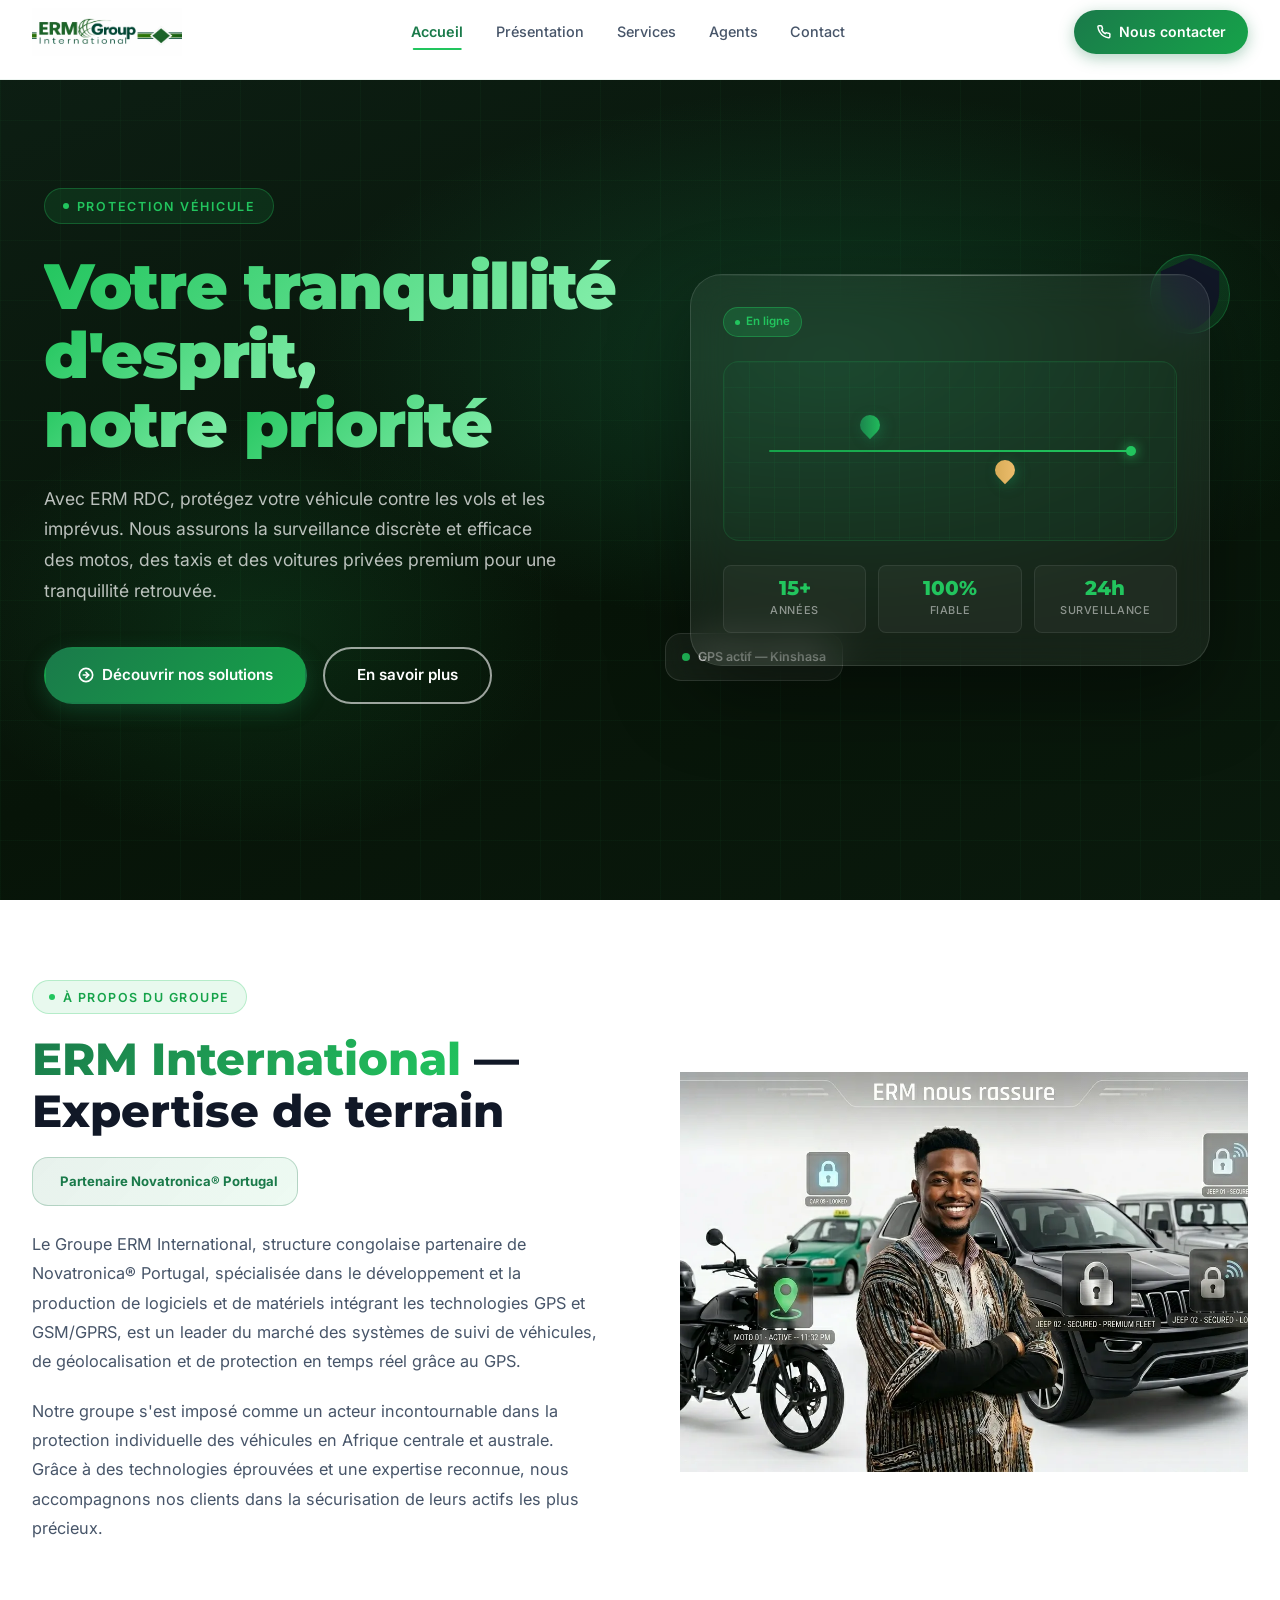
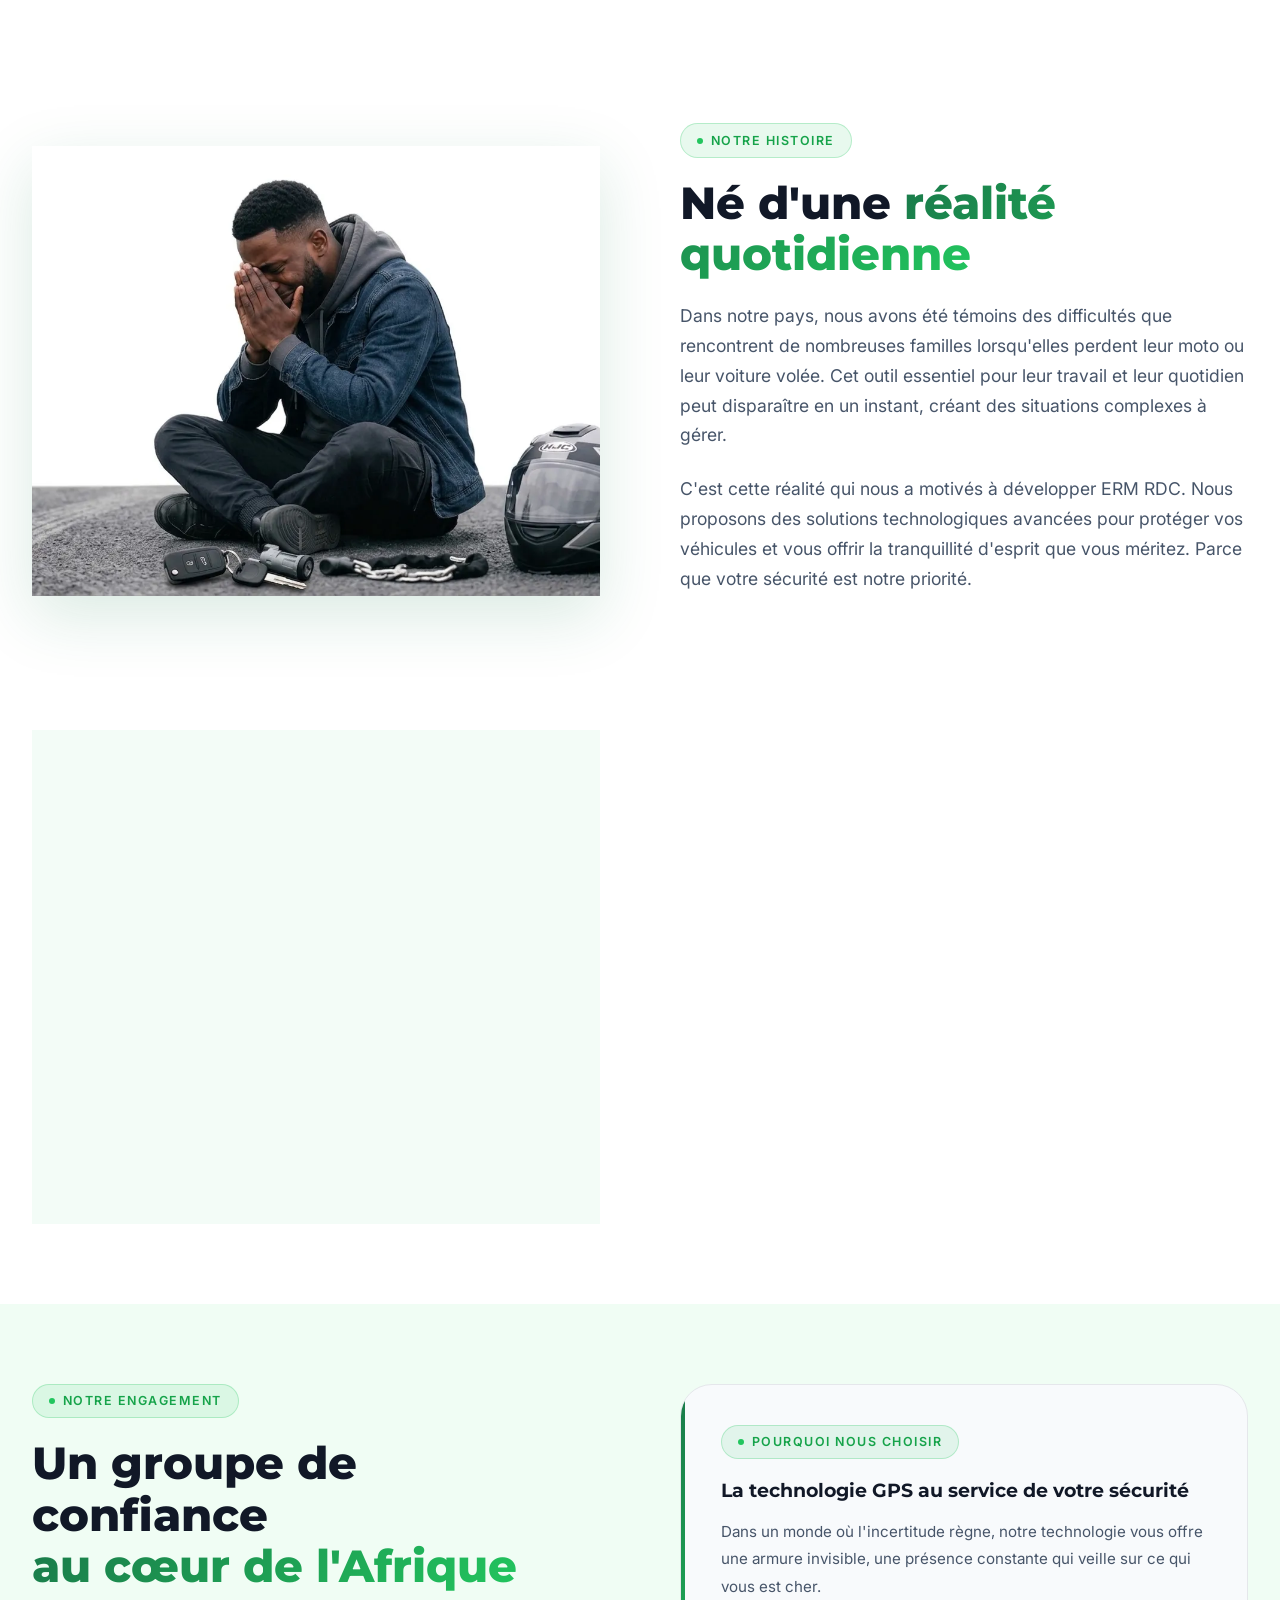
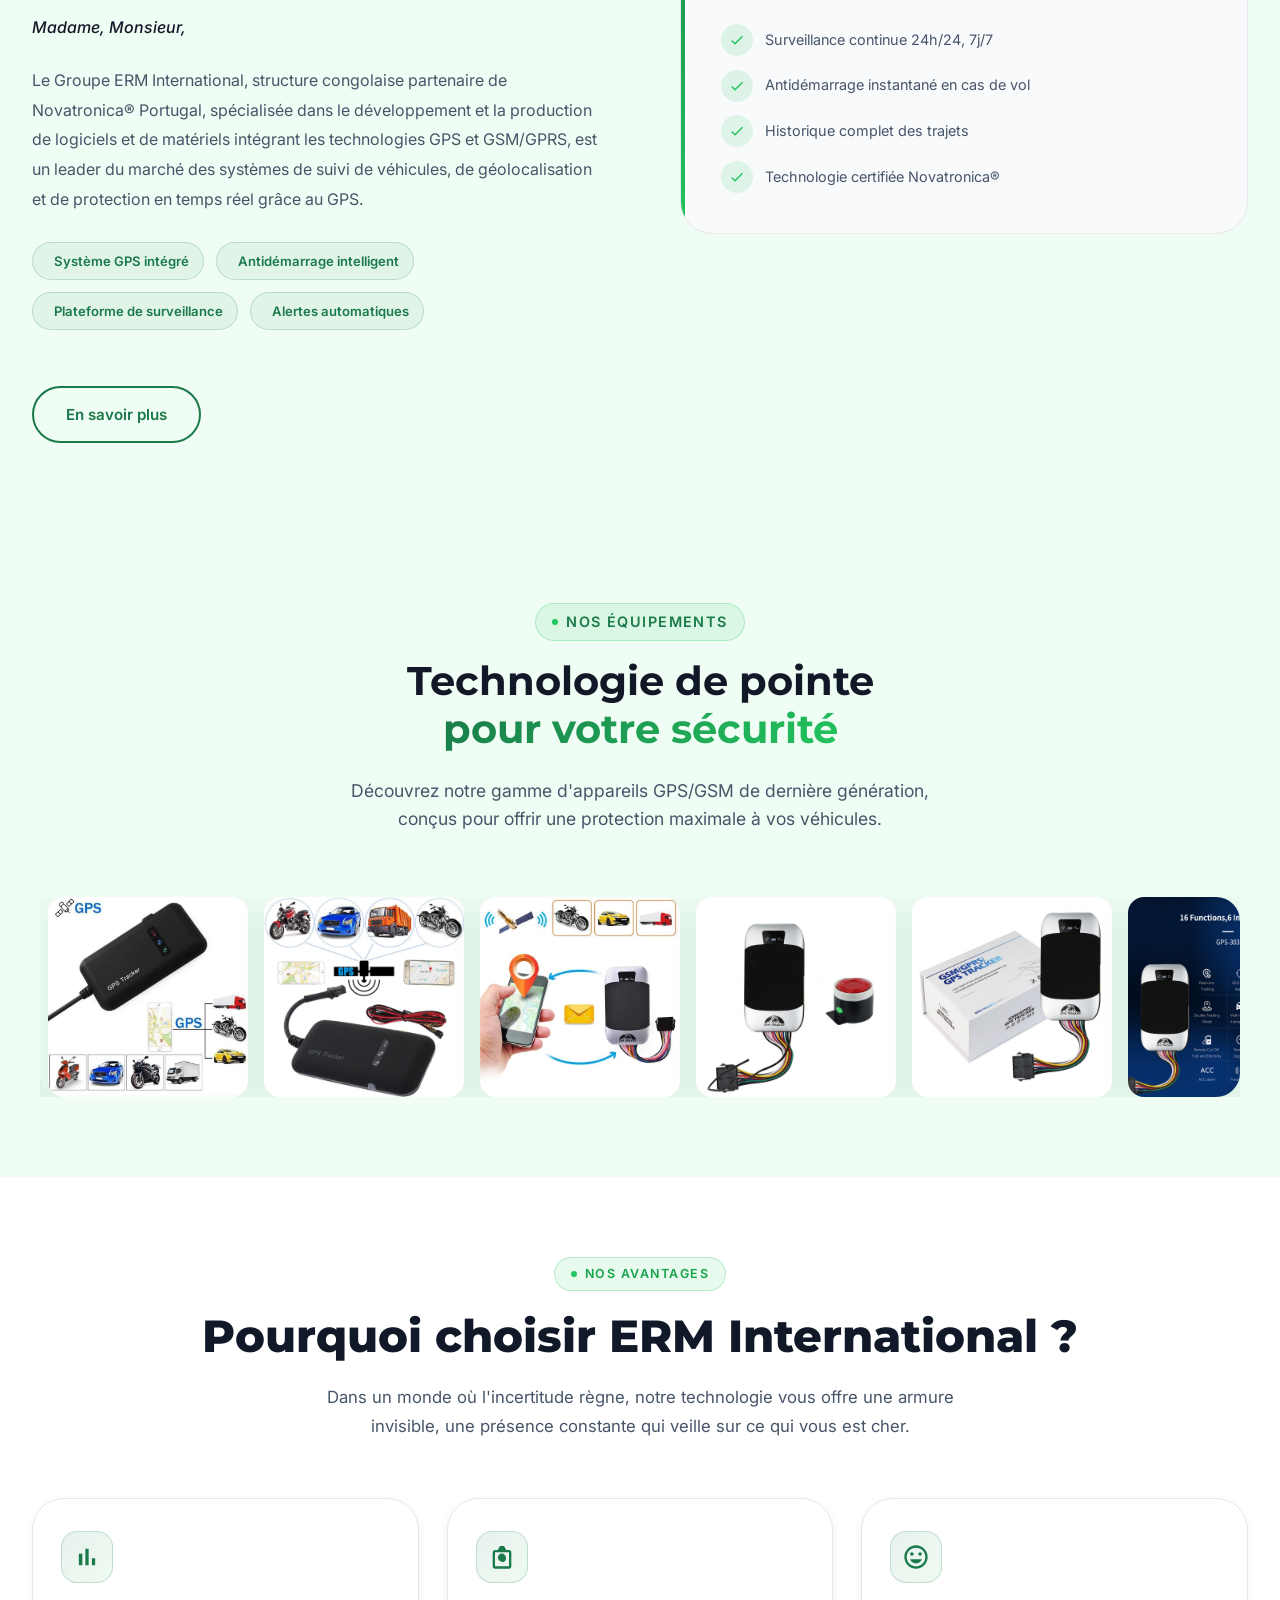
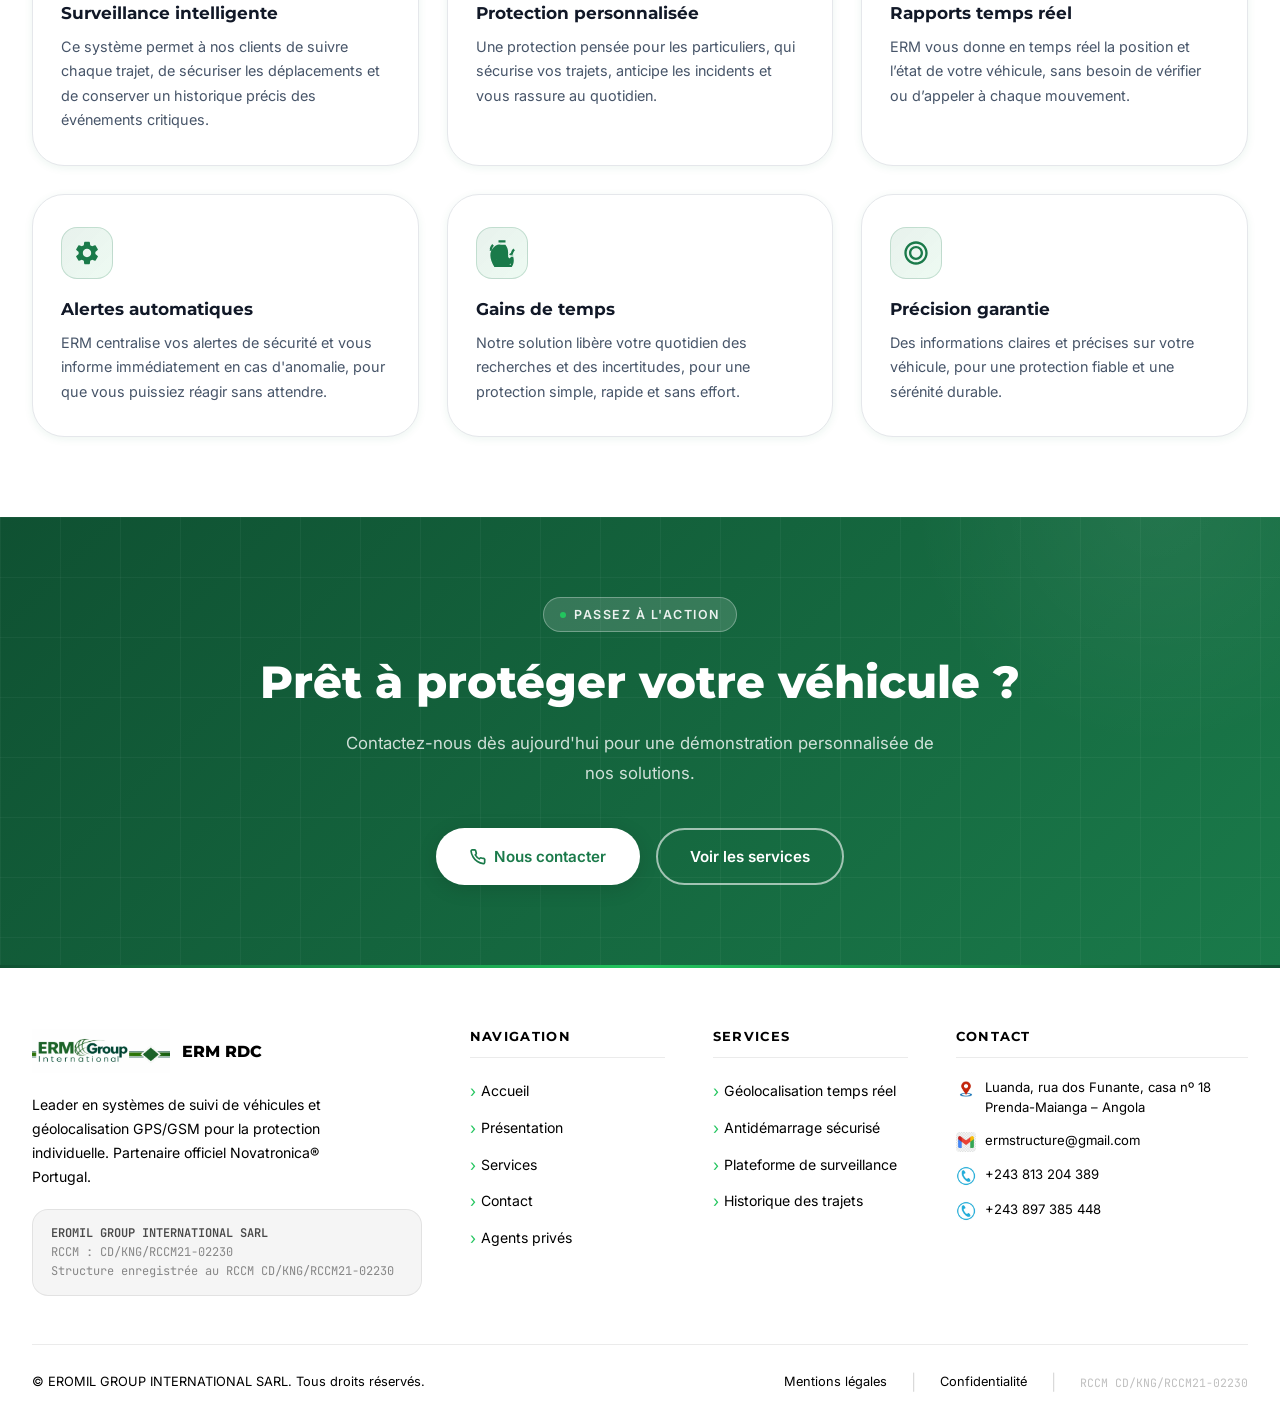
<file: index.html>
<!DOCTYPE html>
<html lang="fr">
<head>
  <meta charset="UTF-8" />
  <meta name="viewport" content="width=device-width, initial-scale=1.0" />
  <meta name="robots" content="index, follow, max-snippet:-1, max-image-preview:large, max-video-preview:-1" />
  <meta name="description" content="ERM RDC – Protection individuelle des véhicules (voitures et motos) en Afrique centrale. Géolocalisation GPS temps réel, antidémarrage, surveillance 24h/24. Solutions Ero, Eromil, ERM Moto, ERM Taxi, ERM Véhicule." />
  <meta name="keywords" content="ERM RDC, ERM Congo, EROMIL, Ero, ERM Moto, ERM Taxi, ERM Véhicule, protection véhicule, sécurité voiture, surveillance moto, GPS Congo, antidémarrage, géolocalisation Kinshasa, Novatronica, protection moto, sécurité taxi, surveillance flotte" />
  <meta name="author" content="ERM International Group" />
  <meta name="geo.region" content="CD" />
  <meta name="geo.placename" content="Kinshasa" />
  <meta name="geo.position" content="-4.4419;15.2663" />
  <meta name="ICBM" content="-4.4419, 15.2663" />
  <link rel="canonical" href="https://ermrdc.com/" />

  <!-- Open Graph / Facebook -->
  <meta property="og:type" content="website" />
  <meta property="og:url" content="https://ermrdc.com/" />
  <meta property="og:title" content="ERM RDC – Protection Individuelle des Véhicules | Ero Eromil ERM Moto Taxi" />
  <meta property="og:description" content="Protégez votre voiture ou moto avec notre système GPS/GSM de surveillance temps réel. Solutions complètes pour Ero, Eromil, ERM Moto, ERM Taxi et ERM Véhicule." />
  <meta property="og:image" content="https://ermrdc.com/images/logo.webp" />
  <meta property="og:image:width" content="1200" />
  <meta property="og:image:height" content="630" />
  <meta property="og:locale" content="fr_CD" />
  <meta property="og:site_name" content="ERM RDC" />

  <!-- Twitter -->
  <meta name="twitter:card" content="summary_large_image" />
  <meta name="twitter:title" content="ERM RDC – Protection Individuelle des Véhicules" />
  <meta name="twitter:description" content="Protégez votre voiture ou moto avec notre système GPS/GSM de surveillance temps réel." />
  <meta name="twitter:image" content="https://ermrdc.com/images/logo.webp" />

  <!-- Structured Data -->
  <script type="application/ld+json">
  {
    "@context": "https://schema.org",
    "@type": "Organization",
    "name": "ERM International Group",
    "alternateName": ["ERM RDC", "Ero", "Eromil", "ERM Moto", "ERM Taxi", "ERM Véhicule"],
    "url": "https://ermrdc.com",
    "logo": "https://ermrdc.com/images/logo.webp",
    "description": "Protection individuelle des véhicules avec géolocalisation GPS temps réel, antidémarrage et surveillance 24h/24",
    "address": {
      "@type": "PostalAddress",
      "streetAddress": "rua dos Funante, casa nº 18",
      "addressLocality": "Luanda",
      "addressRegion": "Prenda-Maianga",
      "addressCountry": "AO"
    },
    "contactPoint": {
      "@type": "ContactPoint",
      "telephone": "+243-813-204-389",
      "contactType": "customer service",
      "availableLanguage": "French"
    },
    "sameAs": [
      "https://www.facebook.com/ermrdc",
      "https://www.instagram.com/ermrdc"
    ],
    "serviceType": ["Protection véhicule", "Géolocalisation GPS", "Surveillance moto", "Sécurité taxi"],
    "areaServed": {
      "@type": "Country",
      "name": "Congo"
    }
  }
  </script>

  <title>ERM RDC – Protection Individuelle Véhicules | Ero Eromil ERM Moto Taxi Véhicule</title>
  <link rel="stylesheet" href="css/style.css" />
</head>
<body>

<!-- ======================================================
     HEADER
     ====================================================== -->
<header class="header" id="header">
  <div class="container">
    <div class="header-inner">
      <!-- Logo -->
      <a href="index.html" class="header-logo" aria-label="ERM RDC – Accueil">
        <img src="images/logo.webp" alt="Logo ERM RDC" width="48" height="48" />
      </a>

      <!-- Navigation principale -->
      <nav class="nav" aria-label="Navigation principale">
        <a href="index.html" class="nav-link">Accueil</a>
        <a href="about.html" class="nav-link">Présentation</a>
        <a href="services.html" class="nav-link">Services</a>
        <a href="agents.html" class="nav-link">Agents</a>
        <a href="contact.html" class="nav-link">Contact</a>
      </nav>

      <!-- CTA desktop -->
      <a href="contact.html" class="btn-header-cta">
        <svg width="14" height="14" viewBox="0 0 24 24" fill="none" stroke="currentColor" stroke-width="2.5" stroke-linecap="round" stroke-linejoin="round"><path d="M22 16.92v3a2 2 0 0 1-2.18 2 19.79 19.79 0 0 1-8.63-3.07A19.5 19.5 0 0 1 4.69 12 19.79 19.79 0 0 1 1.61 3.41 2 2 0 0 1 3.6 1.24h3a2 2 0 0 1 2 1.72c.127.96.361 1.903.7 2.81a2 2 0 0 1-.45 2.11L7.91 8.85a16 16 0 0 0 6 6l.94-.94a2 2 0 0 1 2.11-.45c.907.339 1.85.573 2.81.7A2 2 0 0 1 22 16.92z"/></svg>
        Nous contacter
      </a>

      <!-- Hamburger mobile -->
      <button class="hamburger" id="hamburger" aria-label="Menu" aria-expanded="false">
        <span class="hamburger-line"></span>
        <span class="hamburger-line"></span>
        <span class="hamburger-line"></span>
      </button>
    </div>
  </div>
</header>

<!-- Menu Mobile -->
<div class="mobile-menu" id="mobile-menu" role="navigation" aria-label="Menu mobile">
  <a href="index.html" class="mobile-nav-link"><svg class="mobile-nav-icon" viewBox="0 0 24 24" fill="currentColor"><path d="M10 20v-6h4v6h5v-8h3L12 3 2 12h3v8z"/></svg>Accueil</a>
  <a href="about.html" class="mobile-nav-link"><svg class="mobile-nav-icon" viewBox="0 0 24 24" fill="currentColor"><path d="M12 2C6.48 2 2 6.48 2 12v9h4v-2h12v2h4v-9c0-5.52-4.48-10-10-10zm0 18c-4.41 0-8-3.59-8-8s3.59-8 8-8 8 3.59 8 8-3.59 8-8 8z"/></svg>Présentation</a>
  <a href="services.html" class="mobile-nav-link"><svg class="mobile-nav-icon" viewBox="0 0 24 24" fill="currentColor"><path d="M12 1L3 5v6c0 5.55 3.84 10.74 9 12 5.16-1.26 9-6.45 9-12V5l-9-4z"/></svg>Services</a>
  <a href="agents.html" class="mobile-nav-link"><svg class="mobile-nav-icon" viewBox="0 0 24 24" fill="currentColor"><circle cx="12" cy="8" r="4"/><path d="M12 14c-6 0-8 3-8 3v6h16v-6s-2-3-8-3z"/></svg>Agents</a>
  <a href="contact.html" class="mobile-nav-link"><svg class="mobile-nav-icon" viewBox="0 0 24 24" fill="currentColor"><path d="M17 10.5V7c0-.55-.45-1-1-1H4c-.55 0-1 .45-1 1v10c0 .55.45 1 1 1h12c.55 0 1-.45 1-1v-3.5l4 4v-11l-4 4z"/></svg>Contact</a>
  <div class="mobile-menu-cta">
    <a href="contact.html" class="btn btn-primary" style="width:100%;justify-content:center;">Nous contacter</a>
  </div>
</div>

<!-- ======================================================
     HERO PRINCIPAL
     ====================================================== -->
<section class="hero" id="home" aria-label="Accueil hero">
  <div class="container">
    <div class="hero-content">

      <!-- Gauche : texte -->
      <div class="hero-left reveal">
        <div class="hero-label">
          <span class="hero-label-dot"></span>
          Protection véhicule
        </div>
        <h1 class="hero-title">
          <span class="hero-text-line">Votre tranquillité</span><br />
          <span class="hero-text-line">d'esprit,</span><br />
          <span class="hero-text-line hero-text-drop">notre</span>
          <span class="hero-text-line hero-text-drop hero-text-priority">priorité</span>
        </h1>
        <p class="hero-text">
          Avec ERM RDC, protégez votre véhicule contre les vols et les imprévus.
          Nous assurons la surveillance discrète et efficace des motos, des taxis
          et des voitures privées premium pour une tranquillité retrouvée.
        </p>
        <div class="hero-actions">
          <a href="services.html" class="btn btn-primary">
            <svg width="16" height="16" viewBox="0 0 24 24" fill="none" stroke="currentColor" stroke-width="2.5" stroke-linecap="round" stroke-linejoin="round"><circle cx="12" cy="12" r="10"/><polyline points="12,8 16,12 12,16"/><line x1="8" y1="12" x2="16" y2="12"/></svg>
            Découvrir nos solutions
          </a>
          <a href="about.html" class="btn btn-outline-white">En savoir plus</a>
        </div>
      </div>

      <!-- Droite : Dashboard GPS visuel -->
      <div class="hero-right reveal reveal-delay-2">
        <div class="hero-visual">
          <!-- Éléments flottants -->
          <div class="hero-floating hero-float-shield"><svg viewBox="0 0 24 24" fill="currentColor"><path d="M12 1L3 5v6c0 5.55 3.84 10.74 9 12 5.16-1.26 9-6.45 9-12V5l-9-4z"/></svg></div>
          <div class="hero-floating hero-float-gps">
            <span class="hero-float-gps-dot"></span>
            GPS actif — Kinshasa
          </div>

          <!-- Carte principale -->
          <div class="hero-card-main">
            <div class="hero-card-header">
              <span class="hero-card-badge">En ligne</span>
            </div>

            <!-- Carte GPS simulée -->
            <div class="hero-map">
              <div class="hero-map-bg"></div>
              <div class="hero-map-route"></div>
              <div class="hero-map-pin"></div>
              <div class="hero-map-pin hero-map-pin-2"></div>
            </div>

            <!-- Stats -->
            <div class="hero-stats">
              <div class="hero-stat">
                <div class="hero-stat-num" data-counter="15" data-suffix="+" data-duration="1200">15+</div>
                <div class="hero-stat-label">Années</div>
              </div>
              <div class="hero-stat">
                <div class="hero-stat-num" data-counter="100" data-suffix="%" data-duration="1400">100%</div>
                <div class="hero-stat-label">Fiable</div>
              </div>
              <div class="hero-stat">
                <div class="hero-stat-num" data-counter="24" data-suffix="h" data-duration="1000">24h</div>
                <div class="hero-stat-label">Surveillance</div>
              </div>
            </div>
          </div>
        </div>
      </div>
    </div>
  </div>
</section>

<!-- ======================================================
     SECTION INTRODUCTION GROUPE
     ====================================================== -->
<section id="intro-groupe">
  <div class="container">
    <div class="intro-grid">
      <div class="intro-left reveal">
        <div class="section-label">À propos du groupe</div>
        <h2 class="section-title">
          <span>ERM International</span> —<br />
          Expertise de terrain
        </h2>

        <div class="intro-badge">
          <span class="intro-badge-icon"><svg viewBox="0 0 24 24" fill="currentColor"><path d="M12 2c1.1 0 2 .9 2 2 0 .74-.4 1.38-1 1.72v2.56c.63 0 1.2.2 1.71.55.66.47 1.29 1.16 1.29 2.17 0 1.1.7 2.11 1.8 2.56-1.1.45-1.8 1.46-1.8 2.56 0 1.01.63 1.7 1.29 2.17.51.35 1.08.55 1.71.55v2.56c-.6.34-1 .98-1 1.72 0 1.1-.9 2-2 2s-2-.9-2-2c0-.74.4-1.38 1-1.72v-2.56c-.63 0-1.2-.2-1.71-.55-.66-.47-1.29-1.16-1.29-2.17 0-1.1-.7-2.11-1.8-2.56 1.1-.45 1.8-1.46 1.8-2.56 0-1.01-.63-1.7-1.29-2.17-.51-.35-1.08-.55-1.71-.55V6.28C11.6 5.94 12 5.3 12 4.56c0-1.1.9-2 2-2m0-2C10.9 0 10 .9 10 2 10 2.74 10.4 3.38 11 3.72V6c-.63 0-1.2.2-1.71.55-.66.47-1.29 1.16-1.29 2.17 0 1.1-.7 2.11-1.8 2.56 1.1.45 1.8 1.46 1.8 2.56 0 1.01.63 1.7 1.29 2.17.51.35 1.08.55 1.71.55v2.56c-.6.34-1 .98-1 1.72 0 1.1.9 2 2 2s2-.9 2-2c0-.74-.4-1.38-1-1.72v-2.56c.63 0 1.2-.2 1.71-.55.66-.47 1.29-1.16 1.29-2.17 0-1.1.7-2.11 1.8-2.56-1.1-.45-1.8-1.46-1.8-2.56 0-1.01-.63-1.7-1.29-2.17-.51-.35-1.08-.55-1.71-.55V3.72c.6-.34 1-.98 1-1.72 0-1.1-.9-2-2-2z"/></svg></span>
          Partenaire Novatronica® Portugal
        </div>

        <p class="intro-text">
          Le Groupe ERM International, structure congolaise partenaire de Novatronica® Portugal,
          spécialisée dans le développement et la production de logiciels et de matériels intégrant
          les technologies GPS et GSM/GPRS, est un leader du marché des systèmes de suivi de véhicules,
          de géolocalisation et de protection en temps réel grâce au GPS.
        </p>
        <p class="intro-text">
          Notre groupe s'est imposé comme un acteur incontournable dans la protection individuelle
          des véhicules en Afrique centrale et australe. Grâce à des technologies éprouvées et une
          expertise reconnue, nous accompagnons nos clients dans la sécurisation de leurs actifs les plus précieux.
        </p>
      </div>

      <div class="intro-right reveal reveal-delay-2">
        <div class="intro-visual-card">
          <img
            src="images/calme.webp"
            alt="Système GPS ERM RDC"
            class="intro-visual-img"
            width="500"
            height="260"
          />
        </div>
      </div>
    </div>
  </div>
</section>

<!-- ======================================================
     SECTION NOTRE HISTOIRE
     ====================================================== -->
<section class="story-section">
  <div class="container">
    <div class="story-grid">
      <div class="story-left reveal">
        <img
          src="images/vol.webp"
          alt="Homme victime de vol de véhicule"
          class="story-img"
        />
      </div>
      <div class="story-right reveal reveal-delay-1">
        <div class="section-label">Notre histoire</div>
        <h2 class="section-title">
          Né d'une <span>réalité quotidienne</span>
        </h2>
        <p class="story-text">
          Dans notre pays, nous avons été témoins des difficultés que rencontrent de nombreuses familles lorsqu'elles perdent leur moto ou leur voiture volée. Cet outil essentiel pour leur travail et leur quotidien peut disparaître en un instant, créant des situations complexes à gérer.
        </p>
        <p class="story-text">
          C'est cette réalité qui nous a motivés à développer ERM RDC. Nous proposons des solutions technologiques avancées pour protéger vos véhicules et vous offrir la tranquillité d'esprit que vous méritez. Parce que votre sécurité est notre priorité.
        </p>
      </div>

      <div class="story-services-container">
        <div class="story-services">
          <h3 class="story-services-title">Nos solutions pour votre tranquillité :</h3>
          <ul class="story-services-list">
            <li>
              <strong>Géolocalisation temps réel</strong>
              <p>Suivez votre véhicule où qu'il soit, 24h/24</p>
            </li>
            <li>
              <strong>Antidémarrage sécurisé</strong>
              <p>Bloquez instantanément le moteur en cas de vol</p>
            </li>
            <li>
              <strong>Plateforme de surveillance</strong>
              <p>Interface intuitive pour contrôler vos actifs</p>
            </li>
            <li>
              <strong>Historique des trajets</strong>
              <p>Analysez les déplacements pour optimiser votre activité</p>
            </li>
          </ul>
        </div>
      </div>
    </div>
    </div>
  </div>
</section>

<!-- ======================================================
     SECTION "UN GROUPE DE CONFIANCE AU CŒUR DE L'AFRIQUE"
     ====================================================== -->
<section class="section-alt" id="trust">
  <div class="container">
    <div class="trust-grid">
      <div class="reveal">
        <div class="section-label">Notre engagement</div>
        <h2 class="section-title">
          Un groupe de confiance<br />
          <span>au cœur de l'Afrique</span>
        </h2>
        <p class="trust-text">
          <em class="trust-salutation">Madame, Monsieur,</em>
        </p>
        <p class="trust-text">
          Le Groupe ERM International, structure congolaise partenaire de Novatronica® Portugal,
          spécialisée dans le développement et la production de logiciels et de matériels intégrant
          les technologies GPS et GSM/GPRS, est un leader du marché des
          systèmes de suivi de véhicules, de géolocalisation et de protection en temps réel grâce au GPS.
        </p>
        <div class="intro-chips" style="margin-top:1.75rem;">
          <span class="chip"><span class="chip-icon"><svg viewBox="0 0 24 24" fill="currentColor"><path d="M12 8c-2.21 0-4 1.79-4 4s1.79 4 4 4 4-1.79 4-4-1.79-4-4-4zm8.94-2c-.46-1.39-1.68-2.46-3.12-2.56-1.44-.1-2.81.54-3.65 1.73-.19.28-.43.54-.7.75-.27-.21-.51-.47-.7-.75-.84-1.19-2.21-1.83-3.65-1.73-1.44.1-2.66 1.17-3.12 2.56C2.04 7 2 8.5 2 11c0 5.25 10 13 10 13s10-7.75 10-13c0-2.5-.04-4-1.06-5z"/></svg></span> Système GPS intégré</span>
          <span class="chip"><span class="chip-icon"><svg viewBox="0 0 24 24" fill="currentColor"><path d="M19.35 10.04C18.67 6.59 15.64 4 12 4c-1.48 0-2.85.43-4.01 1.17l1.46 1.46C10.21 5.23 11.08 5 12 5c3.04 0 5.5 2.46 5.5 5.5v.5H19c1.66 0 3 1.34 3 3 0 1.13-.64 2.11-1.56 2.62l1.45 1.45c.9-.86 1.48-2.04 1.48-3.36 0-.5-.08-1.02-.22-1.51 1.16-1.19 1.88-2.86 1.88-4.69z"/></svg></span> Antidémarrage intelligent</span>
          <span class="chip"><span class="chip-icon"><svg viewBox="0 0 24 24" fill="currentColor"><path d="M7 18c-1.1 0-1.99.9-1.99 2S5.9 22 7 22s2-.9 2-2-1-2-1-2zM1 2v2h2l3.6 7.59-1.35 2.45c-.16.28-.25.61-.25.96 0 1.1.9 2 2 2h12v-2H7.42c-.14 0-.25-.11-.25-.25l.03-.12.9-1.63h7.45c.75 0 1.41-.41 1.75-1.03l3.58-6.49c.08-.14.12-.31.12-.48 0-.55-.45-1-1-1H5.21l-.94-2H1zm16 16c-1.1 0-1.99.9-1.99 2s.89 2 1.99 2 2-.9 2-2-.9-2-2-2z"/></svg></span> Plateforme de surveillance</span>
          <span class="chip"><span class="chip-icon"><svg viewBox="0 0 24 24" fill="currentColor"><path d="M12 22c1.1 0 2-.9 2-2h-4c0 1.1.9 2 2 2zm6-6v-5c0-3.07-1.64-5.64-4.5-6.32V4c0-.83-.67-1.5-1.5-1.5s-1.5.67-1.5 1.5v.68C7.64 5.36 6 7.92 6 11v5l-2 2v1h16v-1l-2-2z"/></svg></span> Alertes automatiques</span>
        </div>
        <a href="about.html" class="btn btn-outline" style="margin-top:2rem;">En savoir plus</a>
      </div>

      <div class="trust-aside reveal reveal-delay-2">
        <div class="section-label">Pourquoi nous choisir</div>
        <h3 style="font-family:'Montserrat',sans-serif;font-weight:700;font-size:1.2rem;color:var(--text-primary);margin-bottom:1rem;">
          La technologie GPS au service de votre sécurité
        </h3>
        <p style="font-size:0.95rem;color:var(--text-secondary);line-height:1.8;margin-bottom:1.25rem;">
          Dans un monde où l'incertitude règne, notre technologie vous offre une armure invisible,
          une présence constante qui veille sur ce qui vous est cher.
        </p>
        <div style="display:flex;flex-direction:column;gap:0.85rem;margin-top:1.5rem;">
          <div style="display:flex;align-items:center;gap:0.75rem;">
            <span style="width:32px;height:32px;background:rgba(34,197,94,0.12);border-radius:50%;display:flex;align-items:center;justify-content:center;font-size:0.9rem;flex-shrink:0;"><svg viewBox="0 0 24 24" fill="#22c55e" style="width:16px;height:16px;"><path d="M9 16.17L4.83 12l-1.42 1.41L9 19 21 7l-1.41-1.41z"/></svg></span>
            <span style="font-size:0.9rem;color:var(--text-secondary);">Surveillance continue 24h/24, 7j/7</span>
          </div>
          <div style="display:flex;align-items:center;gap:0.75rem;">
            <span style="width:32px;height:32px;background:rgba(34,197,94,0.12);border-radius:50%;display:flex;align-items:center;justify-content:center;font-size:0.9rem;flex-shrink:0;"><svg viewBox="0 0 24 24" fill="#22c55e" style="width:16px;height:16px;"><path d="M9 16.17L4.83 12l-1.42 1.41L9 19 21 7l-1.41-1.41z"/></svg></span>
            <span style="font-size:0.9rem;color:var(--text-secondary);">Antidémarrage instantané en cas de vol</span>
          </div>
          <div style="display:flex;align-items:center;gap:0.75rem;">
            <span style="width:32px;height:32px;background:rgba(34,197,94,0.12);border-radius:50%;display:flex;align-items:center;justify-content:center;font-size:0.9rem;flex-shrink:0;"><svg viewBox="0 0 24 24" fill="#22c55e" style="width:16px;height:16px;"><path d="M9 16.17L4.83 12l-1.42 1.41L9 19 21 7l-1.41-1.41z"/></svg></span>
            <span style="font-size:0.9rem;color:var(--text-secondary);">Historique complet des trajets</span>
          </div>
          <div style="display:flex;align-items:center;gap:0.75rem;">
            <span style="width:32px;height:32px;background:rgba(34,197,94,0.12);border-radius:50%;display:flex;align-items:center;justify-content:center;font-size:0.9rem;flex-shrink:0;"><svg viewBox="0 0 24 24" fill="#22c55e" style="width:16px;height:16px;"><path d="M9 16.17L4.83 12l-1.42 1.41L9 19 21 7l-1.41-1.41z"/></svg></span>
            <span style="font-size:0.9rem;color:var(--text-secondary);">Technologie certifiée Novatronica®</span>
          </div>
        </div>
      </div>
    </div>
  </div>
</section>

<!-- ======================================================
     SECTION "NOS APPAREILS"
     ====================================================== -->
<section class="section-alt appareils-section" id="appareils">
  <div class="container">
    <div class="appareils-content">
      <div class="appareils-header reveal">
        <div class="section-label">Nos équipements</div>
        <h2 class="section-title">
          Technologie de pointe<br />
          <span>pour votre sécurité</span>
        </h2>
        <p class="appareils-description">
          Découvrez notre gamme d'appareils GPS/GSM de dernière génération,
          conçus pour offrir une protection maximale à vos véhicules.
        </p>
      </div>

      <div class="appareils-carousel reveal reveal-delay-1">
        <div class="carousel-container">
          <div class="carousel-track">
            <!-- Première série d'images -->
            <div class="carousel-slide">
              <img src="images/appareils/1.jpg" alt="Appareil GPS ERM RDC 1" loading="lazy">
            </div>
            <div class="carousel-slide">
              <img src="images/appareils/2.jpg" alt="Appareil GPS ERM RDC 2" loading="lazy">
            </div>
            <div class="carousel-slide">
              <img src="images/appareils/3.jpg" alt="Appareil GPS ERM RDC 3" loading="lazy">
            </div>
            <div class="carousel-slide">
              <img src="images/appareils/4.jpg" alt="Appareil GPS ERM RDC 4" loading="lazy">
            </div>
            <div class="carousel-slide">
              <img src="images/appareils/5.jpg" alt="Appareil GPS ERM RDC 5" loading="lazy">
            </div>
            <div class="carousel-slide">
              <img src="images/appareils/6.jpg" alt="Appareil GPS ERM RDC 6" loading="lazy">
            </div>
            <div class="carousel-slide">
              <img src="images/appareils/7.jpg" alt="Appareil GPS ERM RDC 7" loading="lazy">
            </div>
            <div class="carousel-slide">
              <img src="images/appareils/8.jpg" alt="Appareil GPS ERM RDC 8" loading="lazy">
            </div>
            <div class="carousel-slide">
              <img src="images/appareils/9.jpg" alt="Appareil GPS ERM RDC 9" loading="lazy">
            </div>
            <div class="carousel-slide">
              <img src="images/appareils/10.jpg" alt="Appareil GPS ERM RDC 10" loading="lazy">
            </div>
            <div class="carousel-slide">
              <img src="images/appareils/11.jpg" alt="Appareil GPS ERM RDC 11" loading="lazy">
            </div>
            <div class="carousel-slide">
              <img src="images/appareils/12.jpg" alt="Appareil GPS ERM RDC 12" loading="lazy">
            </div>
            <!-- Duplication pour l'effet infini -->
            <div class="carousel-slide">
              <img src="images/appareils/1.jpg" alt="Appareil GPS ERM RDC 1" loading="lazy">
            </div>
            <div class="carousel-slide">
              <img src="images/appareils/2.jpg" alt="Appareil GPS ERM RDC 2" loading="lazy">
            </div>
            <div class="carousel-slide">
              <img src="images/appareils/3.jpg" alt="Appareil GPS ERM RDC 3" loading="lazy">
            </div>
            <div class="carousel-slide">
              <img src="images/appareils/4.jpg" alt="Appareil GPS ERM RDC 4" loading="lazy">
            </div>
            <div class="carousel-slide">
              <img src="images/appareils/5.jpg" alt="Appareil GPS ERM RDC 5" loading="lazy">
            </div>
            <div class="carousel-slide">
              <img src="images/appareils/6.jpg" alt="Appareil GPS ERM RDC 6" loading="lazy">
            </div>
            <div class="carousel-slide">
              <img src="images/appareils/7.jpg" alt="Appareil GPS ERM RDC 7" loading="lazy">
            </div>
            <div class="carousel-slide">
              <img src="images/appareils/8.jpg" alt="Appareil GPS ERM RDC 8" loading="lazy">
            </div>
            <div class="carousel-slide">
              <img src="images/appareils/9.jpg" alt="Appareil GPS ERM RDC 9" loading="lazy">
            </div>
            <div class="carousel-slide">
              <img src="images/appareils/10.jpg" alt="Appareil GPS ERM RDC 10" loading="lazy">
            </div>
            <div class="carousel-slide">
              <img src="images/appareils/11.jpg" alt="Appareil GPS ERM RDC 11" loading="lazy">
            </div>
            <div class="carousel-slide">
              <img src="images/appareils/12.jpg" alt="Appareil GPS ERM RDC 12" loading="lazy">
            </div>
          </div>
        </div>
      </div>
    </div>
  </div>
</section>

<!-- ======================================================
     SECTION AVANTAGES — POURQUOI CHOISIR ERM
     ====================================================== -->
<section id="avantages">
  <div class="container">
    <div class="section-header">
      <div class="section-label">Nos avantages</div>
      <h2 class="section-title">Pourquoi choisir ERM International ?</h2>
      <p class="section-subtitle">
        Dans un monde où l'incertitude règne, notre technologie vous offre une armure invisible,
        une présence constante qui veille sur ce qui vous est cher.
      </p>
    </div>

    <div class="benefits-grid">
      <div class="benefit-card reveal">
        <div class="benefit-icon"><svg viewBox="0 0 24 24" fill="currentColor"><path d="M5 9.2h3V19H5zM10.6 5h2.8v14h-2.8zm5.6 8H19v6h-2.8z"/></svg></div>
        <h3 class="benefit-title">Surveillance intelligente</h3>
        <p class="benefit-text">
          Ce système permet à nos clients de suivre chaque trajet, de sécuriser les déplacements et
          de conserver un historique précis des événements critiques.
        </p>
      </div>
      <div class="benefit-card reveal reveal-delay-1">
        <div class="benefit-icon"><svg viewBox="0 0 24 24" fill="currentColor"><path d="M18 6h-2.5l-.71-1.71C14.3 3.05 13.7 2.5 13 2.5h-2c-.7 0-1.3.55-1.79 1.79L8.5 6H6c-1.1 0-2 .9-2 2v12c0 1.1.9 2 2 2h12c1.1 0 2-.9 2-2V8c0-1.1-.9-2-2-2zm0 14H6V8h12v12zm-6-3.5c1.93 0 3.5-1.57 3.5-3.5S13.93 9 12 9s-3.5 1.57-3.5 3.5 1.57 3.5 3.5 3.5z"/></svg></div>
        <h3 class="benefit-title">Protection personnalisée</h3>
        <p class="benefit-text">
          Une protection pensée pour les particuliers, qui sécurise vos trajets, anticipe les incidents
          et vous rassure au quotidien.
        </p>
      </div>
      <div class="benefit-card reveal reveal-delay-2">
        <div class="benefit-icon"><svg viewBox="0 0 24 24" fill="currentColor"><path d="M12 2C6.48 2 2 6.48 2 12s4.48 10 10 10 10-4.48 10-10S17.52 2 12 2zm0 18c-4.42 0-8-3.58-8-8s3.58-8 8-8 8 3.58 8 8-3.58 8-8 8zm3.5-9c.83 0 1.5-.67 1.5-1.5S16.33 8 15.5 8 14 8.67 14 9.5s.67 1.5 1.5 1.5zm-7 0c.83 0 1.5-.67 1.5-1.5S9.33 8 8.5 8 7 8.67 7 9.5 7.67 11 8.5 11zm3.5 6.5c2.33 0 4.31-1.46 5.11-3.5H6.89c.8 2.04 2.78 3.5 5.11 3.5z"/></svg></div>
        <h3 class="benefit-title">Rapports temps réel</h3>
        <p class="benefit-text">
          ERM vous donne en temps réel la position et l’état de votre véhicule, sans besoin de vérifier
          ou d’appeler à chaque mouvement.
        </p>
      </div>
      <div class="benefit-card reveal reveal-delay-1">
        <div class="benefit-icon"><svg viewBox="0 0 24 24" fill="currentColor"><path d="M19.14 12.94c.04-.3.06-.61.06-.94 0-.32-.02-.64-.07-.94l2.03-1.58c.18-.14.23-.41.12-.62l-1.92-3.32c-.12-.22-.37-.29-.59-.22l-2.39.96c-.5-.38-1.03-.7-1.62-.94l-.36-2.54c-.04-.24-.24-.41-.48-.41h-3.84c-.24 0-.43.17-.47.41l-.36 2.54c-.59.24-1.13.57-1.62.94l-2.39-.96c-.22-.08-.47 0-.59.22L2.74 8.87c-.12.21-.08.48.1.62l2.03 1.58c-.05.3-.07.62-.07.94s.02.64.07.94l-2.03 1.58c-.18.14-.23.41-.1.62l1.92 3.32c.12.22.37.29.59.22l2.39-.96c.5.38 1.03.7 1.62.94l.36 2.54c.05.24.24.41.48.41h3.84c.24 0 .44-.17.47-.41l.36-2.54c.59-.24 1.13-.56 1.62-.94l2.39.96c.22.08.47 0 .59-.22l1.92-3.32c.12-.22.07-.48-.12-.62l-2.01-1.58zM12 15.6c-1.98 0-3.6-1.62-3.6-3.6s1.62-3.6 3.6-3.6 3.6 1.62 3.6 3.6-1.62 3.6-3.6 3.6z"/></svg></div>
        <h3 class="benefit-title">Alertes automatiques</h3>
        <p class="benefit-text">
          ERM centralise vos alertes de sécurité et vous informe immédiatement en cas d'anomalie,
          pour que vous puissiez réagir sans attendre.
        </p>
      </div>
      <div class="benefit-card reveal reveal-delay-2">
        <div class="benefit-icon"><svg viewBox="0 0 24 24" fill="currentColor"><path d="M15 1H9v2h6V1zm4.03 12.98h2.05c.24-1.63.94-3.13 2.02-4.32l-1.45-1.45c-.95 1.04-1.7 2.32-2.07 3.72l-1.55 1.05zm2.45 4.5c-.92 1.66-2.22 3.12-3.88 4.15V22h2v-3.5a8.003 8.003 0 002.02-4.32h-2.05l1.91-1.33zM1 10.05h2.05c.24-1.63.94-3.13 2.02-4.32L3.62 4.28C2.67 5.32 1.92 6.6 1.55 8V8c0 .5.05 1 .15 1.5l-.42.55h-.28V10.05zm6.02 5.95c0 .54.05 1.08.13 1.6l-.35.49h2.17l.36-.49c.08-.52.13-1.06.13-1.6V18H7zm1-11h6.9c1.46 1.84 2.33 4.14 2.33 6.65 0 .56-.03 1.12-.09 1.67l.09.33v.33c0 .56.02 1.13.08 1.68l1.46 1.03c.3-.46.56-.95.78-1.46h2.05c.3 1.01.47 2.08.47 3.19 0 5.51-4.49 9.99-10 9.99S2 19.5 2 14s4.48-10 10-10z"/></svg></div>
        <h3 class="benefit-title">Gains de temps</h3>
        <p class="benefit-text">
          Notre solution libère votre quotidien des recherches et des incertitudes, pour une protection
          simple, rapide et sans effort.
        </p>
      </div>
      <div class="benefit-card reveal reveal-delay-3">
        <div class="benefit-icon"><svg viewBox="0 0 24 24" fill="currentColor"><path d="M12 2C6.48 2 2 6.48 2 12s4.48 10 10 10 10-4.48 10-10S17.52 2 12 2zm0 18c-4.42 0-8-3.58-8-8s3.58-8 8-8 8 3.58 8 8-3.58 8-8 8zm0-14c-3.31 0-6 2.69-6 6s2.69 6 6 6 6-2.69 6-6-2.69-6-6-6zm0 10c-2.21 0-4-1.79-4-4s1.79-4 4-4 4 1.79 4 4-1.79 4-4 4z"/></svg></div>
        <h3 class="benefit-title">Précision garantie</h3>
        <p class="benefit-text">
          Des informations claires et précises sur votre véhicule, pour une protection fiable
          et une sérénité durable.
        </p>
      </div>
    </div>
  </div>
</section>

<!-- ======================================================
     SECTION CTA FINALE
     ====================================================== -->
<section class="cta-section" id="cta">
  <div class="container">
    <div class="cta-content reveal">
      <div class="section-label" style="color:rgba(255,255,255,0.9);background:rgba(255,255,255,0.15);border-color:rgba(255,255,255,0.3);margin:0 auto 1.5rem;display:inline-flex;">
        Passez à l'action
      </div>
      <h2 class="cta-title">Prêt à protéger votre véhicule ?</h2>
      <p class="cta-text">
        Contactez-nous dès aujourd'hui pour une démonstration personnalisée de nos solutions.
      </p>
      <div class="cta-actions">
        <a href="contact.html" class="btn btn-white">
          <svg width="16" height="16" viewBox="0 0 24 24" fill="none" stroke="currentColor" stroke-width="2.5" stroke-linecap="round" stroke-linejoin="round"><path d="M22 16.92v3a2 2 0 0 1-2.18 2 19.79 19.79 0 0 1-8.63-3.07A19.5 19.5 0 0 1 4.69 12 19.79 19.79 0 0 1 1.61 3.41 2 2 0 0 1 3.6 1.24h3a2 2 0 0 1 2 1.72c.127.96.361 1.903.7 2.81a2 2 0 0 1-.45 2.11L7.91 8.85a16 16 0 0 0 6 6l.94-.94a2 2 0 0 1 2.11-.45c.907.339 1.85.573 2.81.7A2 2 0 0 1 22 16.92z"/></svg>
          Nous contacter
        </a>
        <a href="services.html" class="btn btn-outline-white">Voir les services</a>
      </div>
    </div>
  </div>
</section>

<!-- ======================================================
     FOOTER
     ====================================================== -->
<footer class="footer" id="footer">
  <div class="container">
    <div class="footer-top">
      <!-- Colonne Brand -->
      <div class="footer-brand">
        <a href="index.html" class="footer-logo">
          <img src="images/logo.webp" alt="ERM RDC Logo" width="44" height="44" />
          <span class="footer-logo-name">ERM RDC</span>
        </a>
        <p class="footer-tagline">
          Leader en systèmes de suivi de véhicules et géolocalisation GPS/GSM pour la protection
          individuelle.
          Partenaire officiel Novatronica® Portugal.
        </p>
        <div class="footer-legal-block">
          <strong>EROMIL GROUP INTERNATIONAL SARL</strong><br />
          RCCM : CD/KNG/RCCM21-02230<br />
          Structure enregistrée au RCCM CD/KNG/RCCM21-02230
        </div>
      </div>

      <!-- Colonne Navigation -->
      <div>
        <h4 class="footer-col-title">Navigation</h4>
        <ul class="footer-links">
          <li><a href="index.html" class="footer-link">Accueil</a></li>
          <li><a href="about.html" class="footer-link">Présentation</a></li>
          <li><a href="services.html" class="footer-link">Services</a></li>
          <li><a href="contact.html" class="footer-link">Contact</a></li>
          <li><a href="agents.html" class="footer-link">Agents privés</a></li>
        </ul>
      </div>

      <!-- Colonne Services -->
      <div>
        <h4 class="footer-col-title">Services</h4>
        <ul class="footer-links">
          <li><a href="services.html" class="footer-link">Géolocalisation temps réel</a></li>
          <li><a href="services.html" class="footer-link">Antidémarrage sécurisé</a></li>
          <li><a href="services.html" class="footer-link">Plateforme de surveillance</a></li>
          <li><a href="services.html" class="footer-link">Historique des trajets</a></li>
        </ul>
      </div>

      <!-- Colonne Contact -->
      <div>
        <h4 class="footer-col-title">Contact</h4>
        <div class="footer-contact-items">
          <div class="footer-contact-item">
            <span class="footer-contact-icon"><img src="images/local.webp" alt="Localisation" /></span>
            <span class="footer-contact-text">Luanda, rua dos Funante, casa nº 18<br />Prenda-Maianga – Angola</span>
          </div>
          <div class="footer-contact-item">
            <span class="footer-contact-icon"><img src="images/mail.webp" alt="Email" /></span>
            <a href="mailto:ermstructure@gmail.com" class="footer-contact-text">ermstructure@gmail.com</a>
          </div>
          <div class="footer-contact-item">
            <span class="footer-contact-icon"><img src="images/tel.webp" alt="Téléphone" /></span>
            <a href="tel:+243813204389" class="footer-contact-text">+243 813 204 389</a>
          </div>
          <div class="footer-contact-item">
            <span class="footer-contact-icon"><img src="images/tel.webp" alt="Téléphone" /></span>
            <a href="tel:+243897385448" class="footer-contact-text">+243 897 385 448</a>
          </div>
        </div>
      </div>
    </div>

    <!-- Footer bottom -->
    <div class="footer-bottom">
      <div class="footer-bottom-left">
        © EROMIL GROUP INTERNATIONAL SARL. Tous droits réservés.
      </div>
      <div class="footer-bottom-right">
        <a href="#" class="footer-bottom-link">Mentions légales</a>
        <span class="footer-bottom-sep">|</span>
        <a href="#" class="footer-bottom-link">Confidentialité</a>
        <span class="footer-bottom-sep">|</span>
        <span class="footer-rccm">RCCM CD/KNG/RCCM21-02230</span>
      </div>
    </div>
  </div>
</footer>

<!-- SEO texte caché -->
<div class="seo-hidden" aria-hidden="true">
  ERM RDC ERM Congo EROMIL GROUP INTERNATIONAL protection véhicule sécurité voiture surveillance moto
  agents privés géolocalisation GPS Kinshasa antidémarrage Novatronica système suivi sécurité
</div>

<script src="js/main.js"></script>
</body>
</html>
</file>
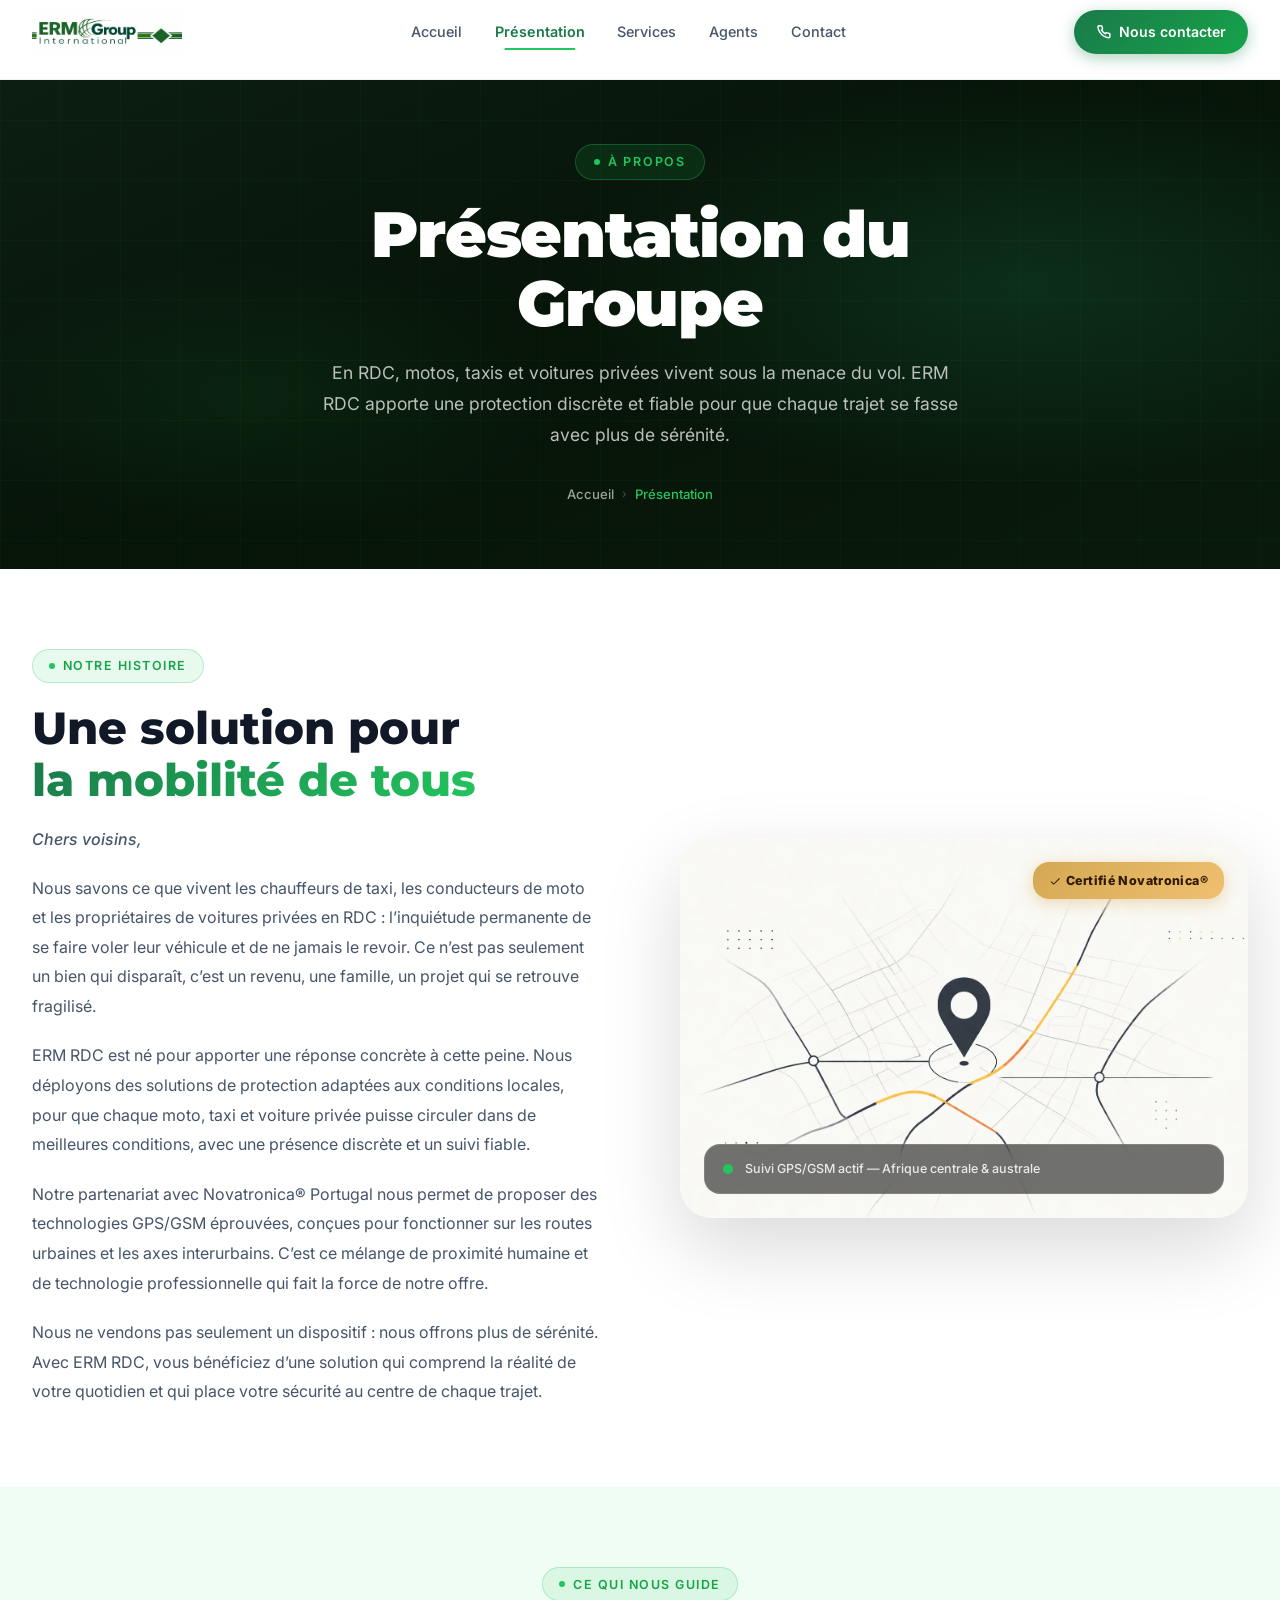
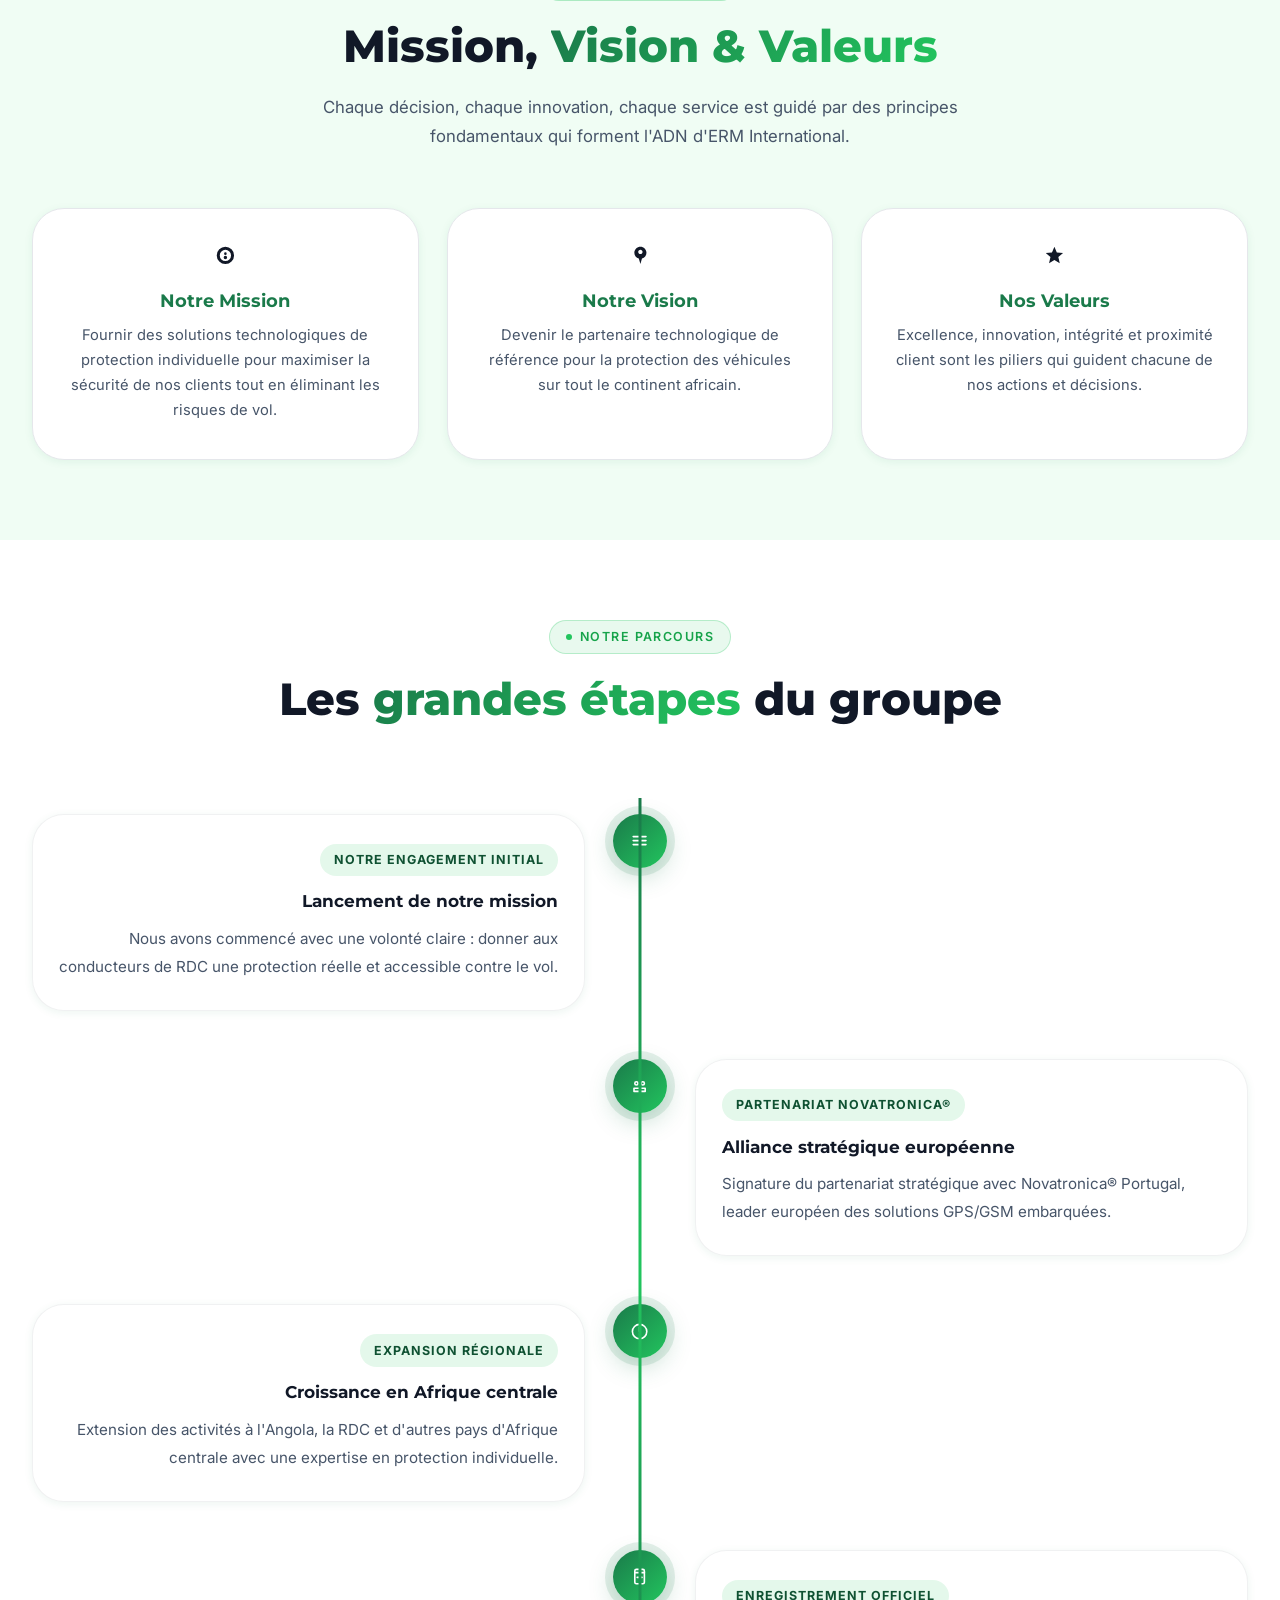
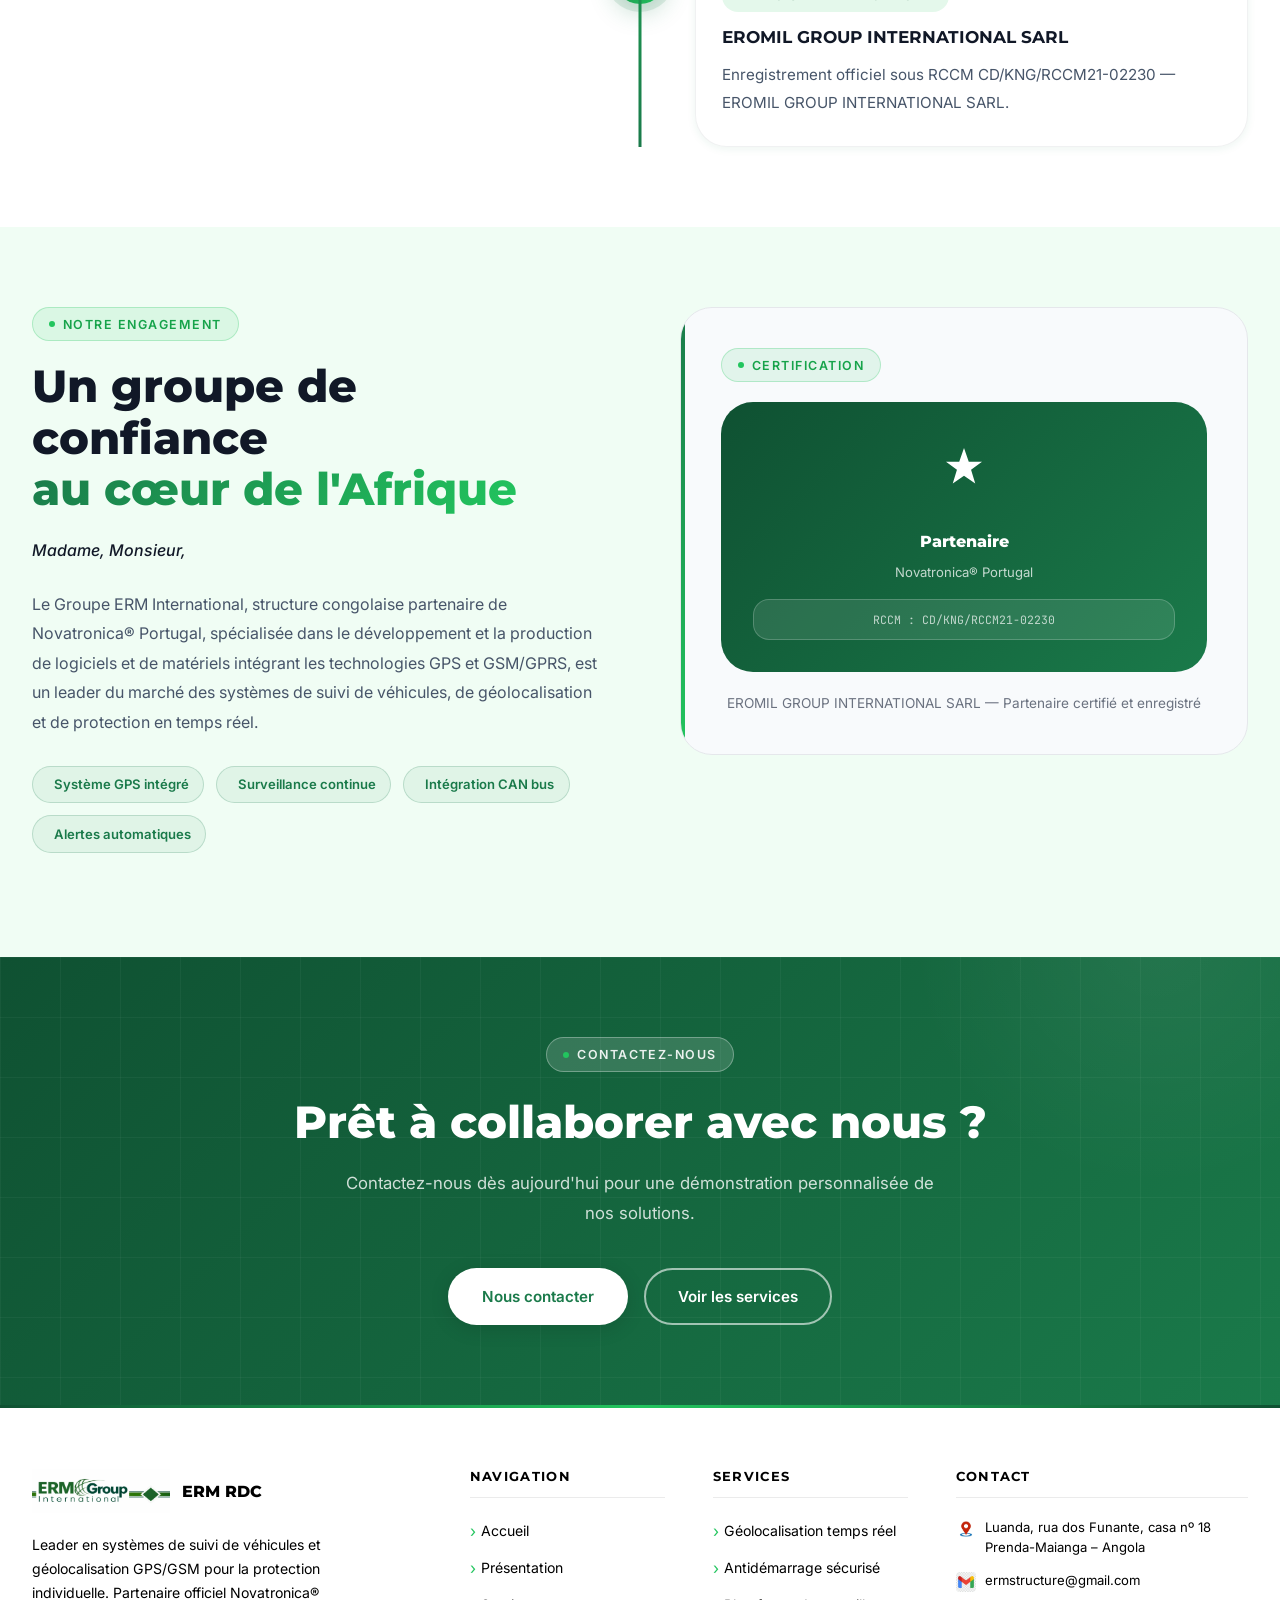
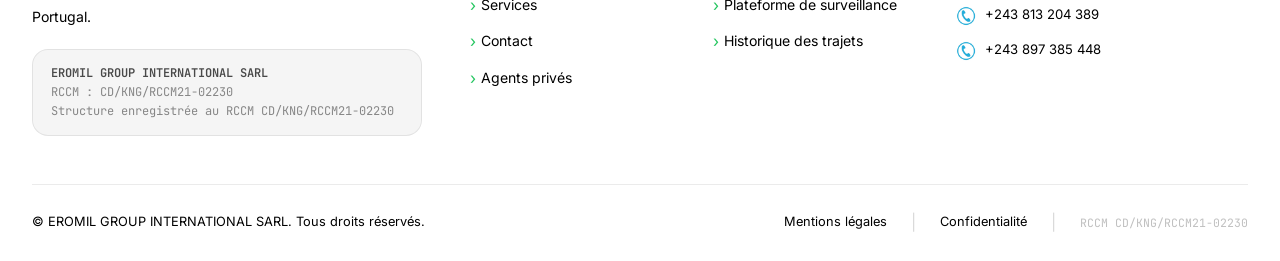
<file: about.html>
<!DOCTYPE html>
<html lang="fr">
<head>
  <meta charset="UTF-8" />
  <meta name="viewport" content="width=device-width, initial-scale=1.0" />
  <meta name="robots" content="index, follow, max-snippet:-1, max-image-preview:large, max-video-preview:-1" />
  <meta name="description" content="Présentation du Groupe ERM International – Histoire, mission, valeurs et partenariat Novatronica® Portugal. Leader GPS/GSM en Afrique centrale pour Ero, Eromil, ERM Moto, ERM Taxi, ERM Véhicule." />
  <meta name="keywords" content="ERM RDC présentation, EROMIL GROUP, Ero, Eromil, ERM Moto, ERM Taxi, ERM Véhicule, histoire ERM Congo, Novatronica Portugal, GPS Afrique centrale, protection véhicule Congo" />
  <meta name="author" content="ERM International Group" />
  <link rel="canonical" href="https://ermrdc.com/about.html" />

  <!-- Open Graph / Facebook -->
  <meta property="og:type" content="website" />
  <meta property="og:url" content="https://ermrdc.com/about.html" />
  <meta property="og:title" content="À Propos – ERM RDC | Groupe ERM International | Ero Eromil ERM Moto Taxi" />
  <meta property="og:description" content="Découvrez l'histoire, la mission et les valeurs du Groupe ERM International. Leader en protection de véhicules avec Ero, Eromil, ERM Moto, ERM Taxi." />
  <meta property="og:image" content="https://ermrdc.com/images/logo.webp" />
  <meta property="og:locale" content="fr_CD" />
  <meta property="og:site_name" content="ERM RDC" />

  <!-- Twitter -->
  <meta name="twitter:card" content="summary_large_image" />
  <meta name="twitter:title" content="À Propos – ERM RDC | Groupe ERM International" />
  <meta name="twitter:description" content="Découvrez l'histoire et les valeurs du Groupe ERM International, leader en protection de véhicules." />
  <meta name="twitter:image" content="https://ermrdc.com/images/logo.webp" />

  <title>À Propos – ERM RDC | Groupe ERM International | Ero Eromil ERM Moto Taxi Véhicule</title>
  <link rel="stylesheet" href="css/style.css" />
</head>
<body>

<!-- ======================================================
     HEADER
     ====================================================== -->
<header class="header" id="header">
  <div class="container">
    <div class="header-inner">
      <a href="index.html" class="header-logo">
        <img src="images/logo.webp" alt="Logo ERM RDC" width="48" height="48" />
      </a>
      <nav class="nav">
        <a href="index.html" class="nav-link">Accueil</a>
        <a href="about.html" class="nav-link">Présentation</a>
        <a href="services.html" class="nav-link">Services</a>
        <a href="agents.html" class="nav-link">Agents</a>
        <a href="contact.html" class="nav-link">Contact</a>
      </nav>
      <a href="contact.html" class="btn-header-cta">
        <svg width="14" height="14" viewBox="0 0 24 24" fill="none" stroke="currentColor" stroke-width="2.5" stroke-linecap="round" stroke-linejoin="round"><path d="M22 16.92v3a2 2 0 0 1-2.18 2 19.79 19.79 0 0 1-8.63-3.07A19.5 19.5 0 0 1 4.69 12 19.79 19.79 0 0 1 1.61 3.41 2 2 0 0 1 3.6 1.24h3a2 2 0 0 1 2 1.72c.127.96.361 1.903.7 2.81a2 2 0 0 1-.45 2.11L7.91 8.85a16 16 0 0 0 6 6l.94-.94a2 2 0 0 1 2.11-.45c.907.339 1.85.573 2.81.7A2 2 0 0 1 22 16.92z"/></svg>
        Nous contacter
      </a>
      <button class="hamburger" id="hamburger" aria-label="Menu" aria-expanded="false">
        <span class="hamburger-line"></span>
        <span class="hamburger-line"></span>
        <span class="hamburger-line"></span>
      </button>
    </div>
  </div>
</header>

<!-- Menu Mobile -->
<div class="mobile-menu" id="mobile-menu">
  <a href="index.html" class="mobile-nav-link"><span class="mobile-nav-icon"><svg viewBox="0 0 24 24" fill="currentColor"><path d="M10 20v-6h4v6h5v-8h3L12 3 2 12h3v8z"/></svg></span>Accueil</a>
  <a href="about.html" class="mobile-nav-link"><span class="mobile-nav-icon"><svg viewBox="0 0 24 24" fill="currentColor"><path d="M12 2a10 10 0 1 0 0 20 10 10 0 0 0 0-20zm1 15h-2v-2h2v2zm0-4h-2V7h2v6z"/></svg></span>Présentation</a>
  <a href="services.html" class="mobile-nav-link"><span class="mobile-nav-icon"><svg viewBox="0 0 24 24" fill="currentColor"><path d="M12 2L2 7l10 5 10-5z"/><path d="M2 17l10 5 10-5V9L12 14 2 9z"/></svg></span>Services</a>
  <a href="agents.html" class="mobile-nav-link"><span class="mobile-nav-icon"><svg viewBox="0 0 24 24" fill="currentColor"><path d="M12 12c2.76 0 5-2.24 5-5s-2.24-5-5-5-5 2.24-5 5 2.24 5 5 5zm0 2c-3.33 0-10 1.67-10 5v3h20v-3c0-3.33-6.67-5-10-5z"/></svg></span>Agents</a>
  <a href="contact.html" class="mobile-nav-link"><span class="mobile-nav-icon"><svg viewBox="0 0 24 24" fill="currentColor"><path d="M17 10.5V7c0-.55-.45-1-1-1H4c-.55 0-1 .45-1 1v10c0 .55.45 1 1 1h12c.55 0 1-.45 1-1v-3.5l4 4V6.5l-4 4z"/></svg></span>Contact</a>
  <div class="mobile-menu-cta">
    <a href="contact.html" class="btn btn-primary" style="width:100%;justify-content:center;">Nous contacter</a>
  </div>
</div>

<!-- ======================================================
     HERO INTERNE
     ====================================================== -->
<section class="hero-inner">
  <div class="container">
    <div class="hero-inner-content animate-fade-in-up">
      <div class="hero-label animate-fade-in-down animate-delay-1">
        <span class="hero-label-dot"></span>
        À propos
      </div>
      <h1 class="hero-title animate-fade-in-up animate-delay-2">Présentation du Groupe</h1>
      <p class="hero-text animate-fade-in-up animate-delay-3">
        En RDC, motos, taxis et voitures privées vivent sous la menace du vol.
        ERM RDC apporte une protection discrète et fiable pour que chaque trajet se
        fasse avec plus de sérénité.
      </p>
      <nav class="breadcrumb animate-fade-in-up animate-delay-4" aria-label="Fil d'Ariane">
        <span class="breadcrumb-item"><a href="index.html">Accueil</a></span>
        <span class="breadcrumb-sep">›</span>
        <span class="breadcrumb-item breadcrumb-current">Présentation</span>
      </nav>
    </div>
  </div>
</section>

<!-- ======================================================
     SECTION HISTOIRE
     ====================================================== -->
<section id="histoire">
  <div class="container">
    <div class="gps-section-grid">
      <div class="animate-on-scroll-left">
        <div class="section-label">Notre histoire</div>
        <h2 class="section-title">
          Une solution pour<br />
          <span>la mobilité de tous</span>
        </h2>
        <p style="font-style:italic;color:var(--text-secondary);font-weight:500;margin-bottom:1.25rem;">Chers voisins,</p>
        <p style="font-size:1rem;color:var(--text-secondary);line-height:1.85;margin-bottom:1.25rem;">
          Nous savons ce que vivent les chauffeurs de taxi, les conducteurs de moto et les
          propriétaires de voitures privées en RDC : l’inquiétude permanente de se faire
          voler leur véhicule et de ne jamais le revoir. Ce n’est pas seulement un bien qui disparaît,
          c’est un revenu, une famille, un projet qui se retrouve fragilisé.
        </p>
        <p style="font-size:1rem;color:var(--text-secondary);line-height:1.85;margin-bottom:1.25rem;">
          ERM RDC est né pour apporter une réponse concrète à cette peine. Nous déployons des
          solutions de protection adaptées aux conditions locales, pour que chaque moto, taxi et
          voiture privée puisse circuler dans de meilleures conditions, avec une présence
          discrète et un suivi fiable.
        </p>
        <p style="font-size:1rem;color:var(--text-secondary);line-height:1.85;margin-bottom:1.25rem;">
          Notre partenariat avec Novatronica® Portugal nous permet de proposer des technologies GPS/GSM
          éprouvées, conçues pour fonctionner sur les routes urbaines et les axes interurbains.
          C’est ce mélange de proximité humaine et de technologie professionnelle qui fait la force
          de notre offre.
        </p>
        <p style="font-size:1rem;color:var(--text-secondary);line-height:1.85;">
          Nous ne vendons pas seulement un dispositif : nous offrons plus de sérénité. Avec ERM RDC,
          vous bénéficiez d’une solution qui comprend la réalité de votre quotidien et qui place votre
          sécurité au centre de chaque trajet.
        </p>
      </div>

      <div class="gps-visual-wrap animate-on-scroll-right">
        <img src="images/gps.webp" alt="Technologie GPS ERM International" class="gps-image" width="600" height="380" />
        <div class="gps-overlay-badge"><svg viewBox="0 0 24 24" fill="currentColor" style="width:1em;height:1em;vertical-align:middle;margin-right:0.35em;"><path d="M9 16.17L4.83 12l-1.42 1.41L9 19l12-12L19.59 5.59z"/></svg>Certifié Novatronica®</div>
        <div class="gps-overlay-pins">
          <span class="gps-pin-dot"></span>
          <span class="gps-pin-text">Suivi GPS/GSM actif — Afrique centrale &amp; australe</span>
        </div>
      </div>
    </div>
  </div>
</section>

<!-- ======================================================
     SECTION VALEURS
     ====================================================== -->
<section class="section-alt" id="valeurs">
  <div class="container">
    <div class="section-header">
      <div class="section-label">Ce qui nous guide</div>
      <h2 class="section-title">Mission, <span>Vision &amp; Valeurs</span></h2>
      <p class="section-subtitle">
        Chaque décision, chaque innovation, chaque service est guidé par des principes
        fondamentaux qui forment l'ADN d'ERM International.
      </p>
    </div>
    <div class="values-grid animate-alternate">
      <div class="value-card">
        <span class="value-icon"><svg viewBox="0 0 24 24" fill="currentColor" width="16" height="16"><path d="M12 2a10 10 0 1 0 0 20 10 10 0 0 0 0-20zm0 16.5a6.5 6.5 0 1 1 0-13 6.5 6.5 0 0 1 0 13zm0-10a1.5 1.5 0 1 0 0 3 1.5 1.5 0 0 0 0-3zm0 4a2 2 0 1 0 0 4 2 2 0 0 0 0-4z"/></svg></span>
        <h3 class="value-title">Notre Mission</h3>
        <p class="value-text">
          Fournir des solutions technologiques de protection individuelle pour maximiser la
          sécurité de nos clients tout en éliminant les risques de vol.
        </p>
      </div>
      <div class="value-card">
        <span class="value-icon"><svg viewBox="0 0 24 24" fill="currentColor" width="16" height="16"><path d="M12 2C8.13 2 5 5.13 5 9c0 3.16 2.18 5.83 5.17 6.69L12 22l1.83-6.31C16.82 14.83 19 12.16 19 9c0-3.87-3.13-7-7-7zm0 8.5c-1.38 0-2.5-1.12-2.5-2.5S10.62 5.5 12 5.5 14.5 6.62 14.5 8 13.38 10.5 12 10.5z"/></svg></span>
        <h3 class="value-title">Notre Vision</h3>
        <p class="value-text">
          Devenir le partenaire technologique de référence pour la protection des véhicules
          sur tout le continent africain.
        </p>
      </div>
      <div class="value-card">
        <span class="value-icon"><svg viewBox="0 0 24 24" fill="currentColor" width="16" height="16"><path d="M12 17.27L18.18 21l-1.64-7.04L22 9.24l-7.19-.61L12 2 9.19 8.63 2 9.24l5.46 4.73L5.82 21z"/></svg></span>
        <h3 class="value-title">Nos Valeurs</h3>
        <p class="value-text">
          Excellence, innovation, intégrité et proximité client sont les piliers qui guident
          chacune de nos actions et décisions.
        </p>
      </div>
    </div>
  </div>
</section>

<!-- ======================================================
     TIMELINE
     ====================================================== -->
<section id="timeline">
  <div class="container">
    <div class="section-header">
      <div class="section-label">Notre parcours</div>
      <h2 class="section-title">Les <span>grandes étapes</span> du groupe</h2>
    </div>

    <div class="timeline">
      <!-- Étape 1 -->
      <div class="timeline-item">
        <div class="timeline-content">
          <span class="timeline-step">Notre engagement initial</span>
          <h4 class="timeline-title">Lancement de notre mission</h4>
          <p class="timeline-text">
            Nous avons commencé avec une volonté claire : donner aux conducteurs de RDC une protection
            réelle et accessible contre le vol.
          </p>
        </div>
        <div class="timeline-dot" aria-label="Étape 1" title="Engagement">
          <svg viewBox="0 0 24 24" fill="none" stroke="currentColor" stroke-width="2" stroke-linecap="round" stroke-linejoin="round">
            <path d="M4 7h16" />
            <path d="M4 12h16" />
            <path d="M4 17h16" />
          </svg>
        </div>
        <div class="timeline-empty"></div>
      </div>

      <!-- Étape 2 -->
      <div class="timeline-item">
        <div class="timeline-empty"></div>
        <div class="timeline-dot" aria-label="Étape 2" title="Partenariat">
          <svg viewBox="0 0 24 24" fill="none" stroke="currentColor" stroke-width="2" stroke-linecap="round" stroke-linejoin="round">
            <path d="M6 8a2 2 0 114 0 2 2 0 01-4 0z" />
            <path d="M14 8a2 2 0 114 0 2 2 0 01-4 0z" />
            <path d="M5 14h14v4H5z" />
          </svg>
        </div>
        <div class="timeline-content timeline-content-right">
          <span class="timeline-step">Partenariat Novatronica®</span>
          <h4 class="timeline-title">Alliance stratégique européenne</h4>
          <p class="timeline-text">
            Signature du partenariat stratégique avec Novatronica® Portugal, leader européen
            des solutions GPS/GSM embarquées.
          </p>
        </div>
      </div>

      <!-- Étape 3 -->
      <div class="timeline-item">
        <div class="timeline-content">
          <span class="timeline-step">Expansion régionale</span>
          <h4 class="timeline-title">Croissance en Afrique centrale</h4>
          <p class="timeline-text">
            Extension des activités à l'Angola, la RDC et d'autres pays d'Afrique centrale
            avec une expertise en protection individuelle.
          </p>
        </div>
        <div class="timeline-dot" aria-label="Étape 3" title="Expansion">
          <svg viewBox="0 0 24 24" fill="none" stroke="currentColor" stroke-width="2" stroke-linecap="round" stroke-linejoin="round">
            <circle cx="12" cy="12" r="9" />
            <path d="M12 7v5" />
            <path d="M12 15h.01" />
          </svg>
        </div>
        <div class="timeline-empty"></div>
      </div>

      <!-- Étape 4 -->
      <div class="timeline-item">
        <div class="timeline-empty"></div>
        <div class="timeline-dot" aria-label="Étape 4" title="Enregistrement">
          <svg viewBox="0 0 24 24" fill="none" stroke="currentColor" stroke-width="2" stroke-linecap="round" stroke-linejoin="round">
            <rect x="6" y="3" width="12" height="18" rx="2" />
            <path d="M6 7h12" />
            <path d="M9 13h6" />
          </svg>
        </div>
        <div class="timeline-content timeline-content-right">
          <span class="timeline-step">Enregistrement officiel</span>
          <h4 class="timeline-title">EROMIL GROUP INTERNATIONAL SARL</h4>
          <p class="timeline-text">
            Enregistrement officiel sous RCCM CD/KNG/RCCM21-02230 — EROMIL GROUP INTERNATIONAL SARL.
          </p>
        </div>
      </div>
    </div>
  </div>
</section>

<!-- ======================================================
     SECTION RAPIDE "GROUPE DE CONFIANCE"
     ====================================================== -->
<section class="section-alt" id="trust-about">
  <div class="container">
    <div class="trust-grid">
      <div class="animate-on-scroll-left">
        <div class="section-label">Notre engagement</div>
        <h2 class="section-title">
          Un groupe de confiance<br />
          <span>au cœur de l'Afrique</span>
        </h2>
        <p class="trust-text">
          <em class="trust-salutation">Madame, Monsieur,</em>
        </p>
        <p class="trust-text">
          Le Groupe ERM International, structure congolaise partenaire de Novatronica® Portugal,
          spécialisée dans le développement et la production de logiciels et de matériels intégrant
          les technologies GPS et GSM/GPRS, est un leader du marché des
          systèmes de suivi de véhicules, de géolocalisation et de protection en temps réel.
        </p>
        <div class="intro-chips" style="margin-top:1.75rem;">
          <span class="chip"><span class="chip-icon"><svg viewBox="0 0 24 24" fill="currentColor"><path d="M12 2C8.13 2 5 5.13 5 9c0 3.16 2.18 5.83 5.17 6.69L12 22l1.83-6.31C16.82 14.83 19 12.16 19 9c0-3.87-3.13-7-7-7zm0 8.5c-1.38 0-2.5-1.12-2.5-2.5S10.62 5.5 12 5.5 14.5 6.62 14.5 8 13.38 10.5 12 10.5z"/></svg></span> Système GPS intégré</span>
          <span class="chip"><span class="chip-icon"><svg viewBox="0 0 24 24" fill="currentColor"><path d="M19 5h-1V3H6v2H5a2 2 0 0 0-2 2v11a2 2 0 0 0 2 2h14a2 2 0 0 0 2-2V7a2 2 0 0 0-2-2zm-7 13.5c-1.38 0-2.5-1.12-2.5-2.5S10.62 13.5 12 13.5 14.5 14.62 14.5 16 13.38 18.5 12 18.5zM18 9H6V7h12v2z"/></svg></span> Surveillance continue</span>
          <span class="chip"><span class="chip-icon"><svg viewBox="0 0 24 24" fill="currentColor"><path d="M12 4a8 8 0 0 0-8 8h2a6 6 0 0 1 12 0h2a8 8 0 0 0-8-8zm0 16a8 8 0 0 0 8-8h-2a6 6 0 0 1-12 0H4a8 8 0 0 0 8 8z"/></svg></span> Intégration CAN bus</span>
          <span class="chip"><span class="chip-icon"><svg viewBox="0 0 24 24" fill="currentColor"><path d="M12 22c1.1 0 2-.9 2-2h-4c0 1.1.9 2 2 2zm6-6V9c0-3.31-2.69-6-6-6S6 5.69 6 9v7l-2 2v1h16v-1l-2-2z"/></svg></span> Alertes automatiques</span>
        </div>
      </div>

      <div class="trust-aside animate-on-scroll-right">
        <div class="section-label">Certification</div>
        <div style="background:linear-gradient(135deg,var(--green-deep),var(--green-primary));border-radius:var(--radius-xl);padding:2rem;text-align:center;margin-bottom:1.25rem;">
          <div style="font-size:3rem;margin-bottom:0.75rem;">
            <svg viewBox="0 0 24 24" fill="currentColor" style="width:1em;height:1em;color:#fff;">
              <path d="M12 2l2.39 6.93H21l-5.47 3.98 2.09 6.84L12 15.86l-5.62 3.89 2.09-6.84L3 8.93h6.61z"/>
            </svg>
          </div>
          <div style="font-family:'Montserrat',sans-serif;font-weight:800;font-size:1rem;color:#fff;margin-bottom:0.35rem;">Partenaire</div>
          <div style="font-size:0.82rem;color:rgba(255,255,255,0.75);margin-bottom:1rem;">Novatronica® Portugal</div>
          <div style="background:rgba(255,255,255,0.1);border:1px solid rgba(255,255,255,0.2);border-radius:var(--radius-md);padding:0.6rem 1rem;font-family:'JetBrains Mono',monospace;font-size:0.72rem;color:rgba(255,255,255,0.7);">
            RCCM : CD/KNG/RCCM21-02230
          </div>
        </div>
        <p style="font-size:0.85rem;color:var(--text-muted);line-height:1.65;text-align:center;">
          EROMIL GROUP INTERNATIONAL SARL — Partenaire certifié et enregistré
        </p>
      </div>
    </div>
  </div>
</section>

<!-- ======================================================
     CTA
     ====================================================== -->
<section class="cta-section" id="cta-about">
  <div class="container">
    <div class="cta-content animate-on-scroll-scale">
      <div class="section-label" style="color:rgba(255,255,255,0.9);background:rgba(255,255,255,0.15);border-color:rgba(255,255,255,0.3);margin:0 auto 1.5rem;display:inline-flex;">
        Contactez-nous
      </div>
      <h2 class="cta-title">Prêt à collaborer avec nous ?</h2>
      <p class="cta-text">
        Contactez-nous dès aujourd'hui pour une démonstration personnalisée de nos solutions.
      </p>
      <div class="cta-actions">
        <a href="contact.html" class="btn btn-white">Nous contacter</a>
        <a href="services.html" class="btn btn-outline-white">Voir les services</a>
      </div>
    </div>
  </div>
</section>

<!-- ======================================================
     FOOTER
     ====================================================== -->
<footer class="footer">
  <div class="container">
    <div class="footer-top">
      <div class="footer-brand">
        <a href="index.html" class="footer-logo">
          <img src="images/logo.webp" alt="ERM RDC Logo" width="44" height="44" />
          <span class="footer-logo-name">ERM RDC</span>
        </a>
        <p class="footer-tagline">
          Leader en systèmes de suivi de véhicules et géolocalisation GPS/GSM pour la protection individuelle.
          Partenaire officiel Novatronica® Portugal.
        </p>
        <div class="footer-legal-block">
          <strong>EROMIL GROUP INTERNATIONAL SARL</strong><br />
          RCCM : CD/KNG/RCCM21-02230<br />
          Structure enregistrée au RCCM CD/KNG/RCCM21-02230
        </div>
      </div>
      <div>
        <h4 class="footer-col-title">Navigation</h4>
        <ul class="footer-links">
          <li><a href="index.html" class="footer-link">Accueil</a></li>
          <li><a href="about.html" class="footer-link">Présentation</a></li>
          <li><a href="services.html" class="footer-link">Services</a></li>
          <li><a href="contact.html" class="footer-link">Contact</a></li>
          <li><a href="agents.html" class="footer-link">Agents privés</a></li>
        </ul>
      </div>
      <div>
        <h4 class="footer-col-title">Services</h4>
        <ul class="footer-links">
          <li><a href="services.html" class="footer-link">Géolocalisation temps réel</a></li>
          <li><a href="services.html" class="footer-link">Antidémarrage sécurisé</a></li>
          <li><a href="services.html" class="footer-link">Plateforme de surveillance</a></li>
          <li><a href="services.html" class="footer-link">Historique des trajets</a></li>
        </ul>
      </div>
      <div>
        <h4 class="footer-col-title">Contact</h4>
        <div class="footer-contact-items">
          <div class="footer-contact-item">
            <span class="footer-contact-icon"><img src="images/local.webp" alt="Localisation" /></span>
            <span class="footer-contact-text">Luanda, rua dos Funante, casa nº 18<br />Prenda-Maianga – Angola</span>
          </div>
          <div class="footer-contact-item">
            <span class="footer-contact-icon"><img src="images/mail.webp" alt="Email" /></span>
            <a href="mailto:ermstructure@gmail.com" class="footer-contact-text">ermstructure@gmail.com</a>
          </div>
          <div class="footer-contact-item">
            <span class="footer-contact-icon"><img src="images/tel.webp" alt="Téléphone" /></span>
            <a href="tel:+243813204389" class="footer-contact-text">+243 813 204 389</a>
          </div>
          <div class="footer-contact-item">
            <span class="footer-contact-icon"><img src="images/tel.webp" alt="Téléphone" /></span>
            <a href="tel:+243897385448" class="footer-contact-text">+243 897 385 448</a>
          </div>
        </div>
      </div>
    </div>
    <div class="footer-bottom">
      <div class="footer-bottom-left">© EROMIL GROUP INTERNATIONAL SARL. Tous droits réservés.</div>
      <div class="footer-bottom-right">
        <a href="#" class="footer-bottom-link">Mentions légales</a>
        <span class="footer-bottom-sep">|</span>
        <a href="#" class="footer-bottom-link">Confidentialité</a>
        <span class="footer-bottom-sep">|</span>
        <span class="footer-rccm">RCCM CD/KNG/RCCM21-02230</span>
      </div>
    </div>
  </div>
</footer>

<div class="seo-hidden" aria-hidden="true">
  ERM RDC présentation groupe ERM International EROMIL GPS GSM Novatronica Portugal protection véhicule Congo Kinshasa sécurité voiture moto Afrique centrale
</div>

<script src="js/main.js"></script>
</body>
</html>
</file>
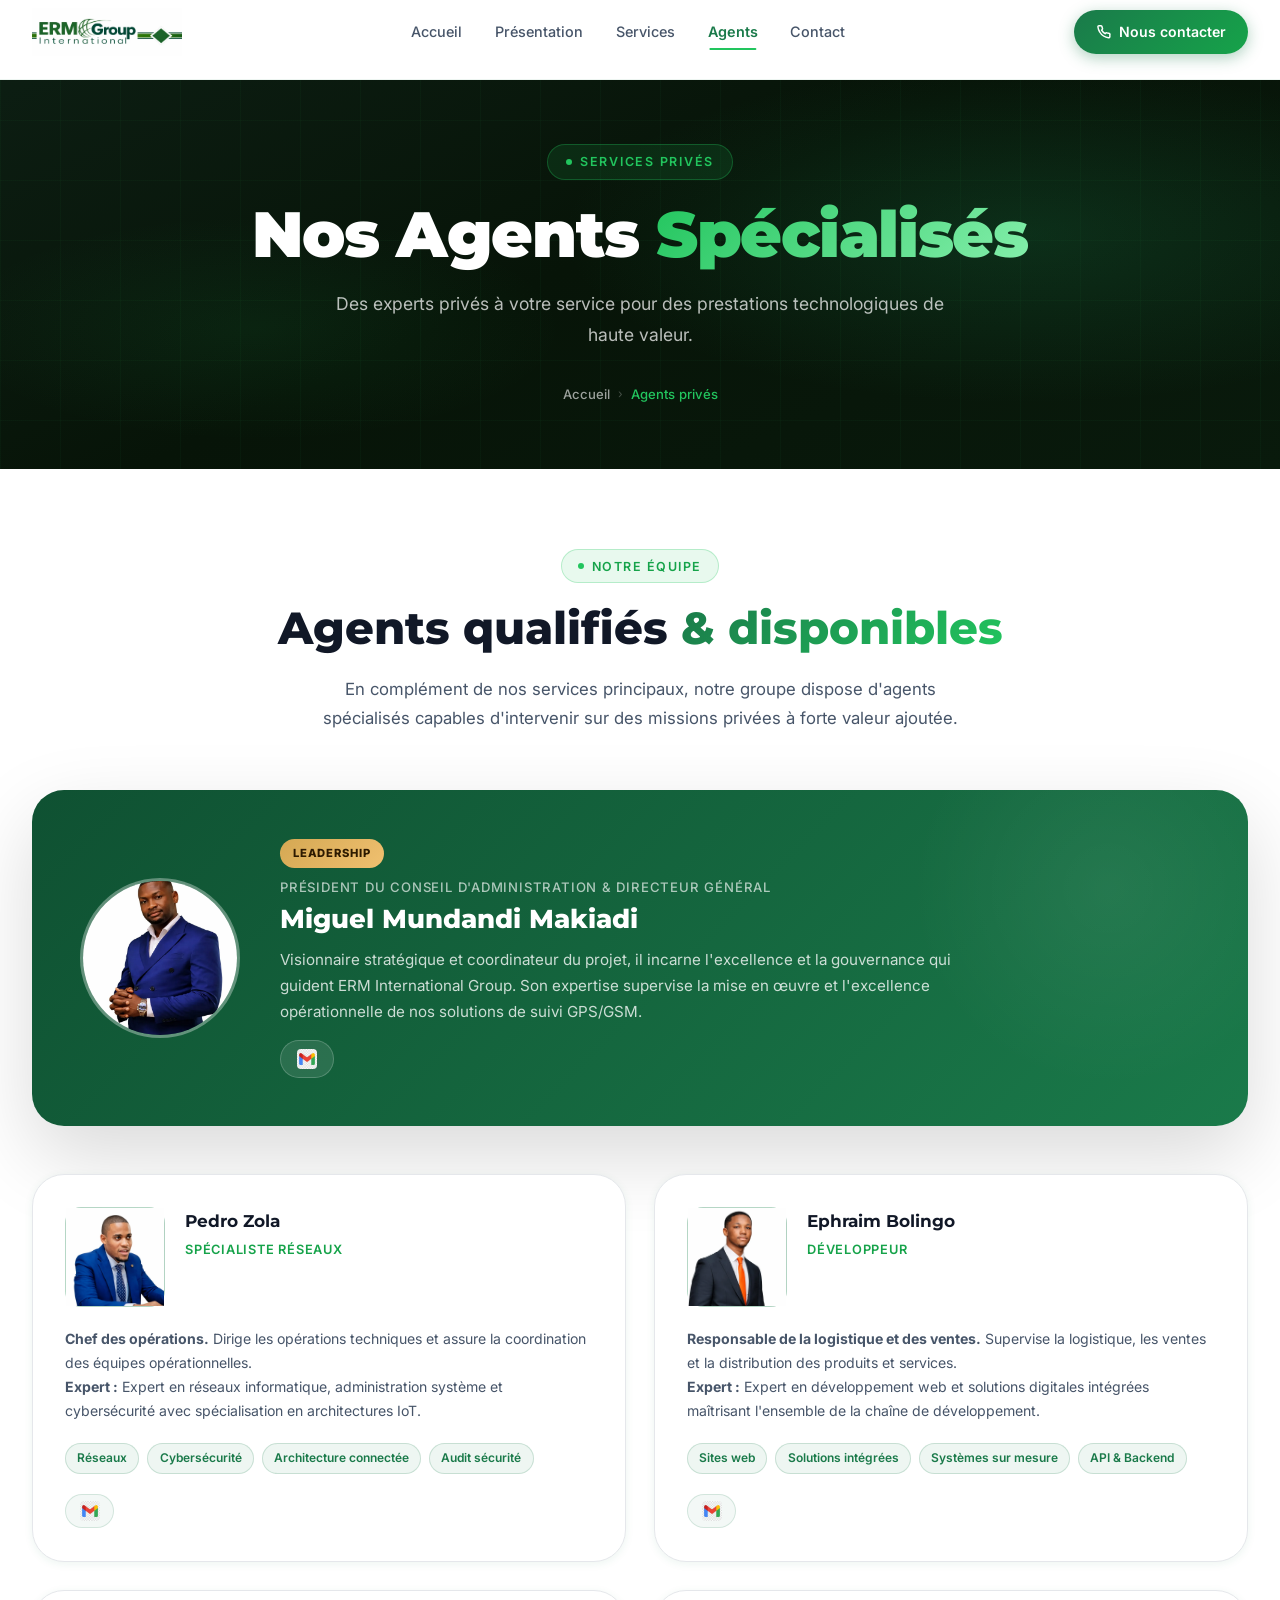
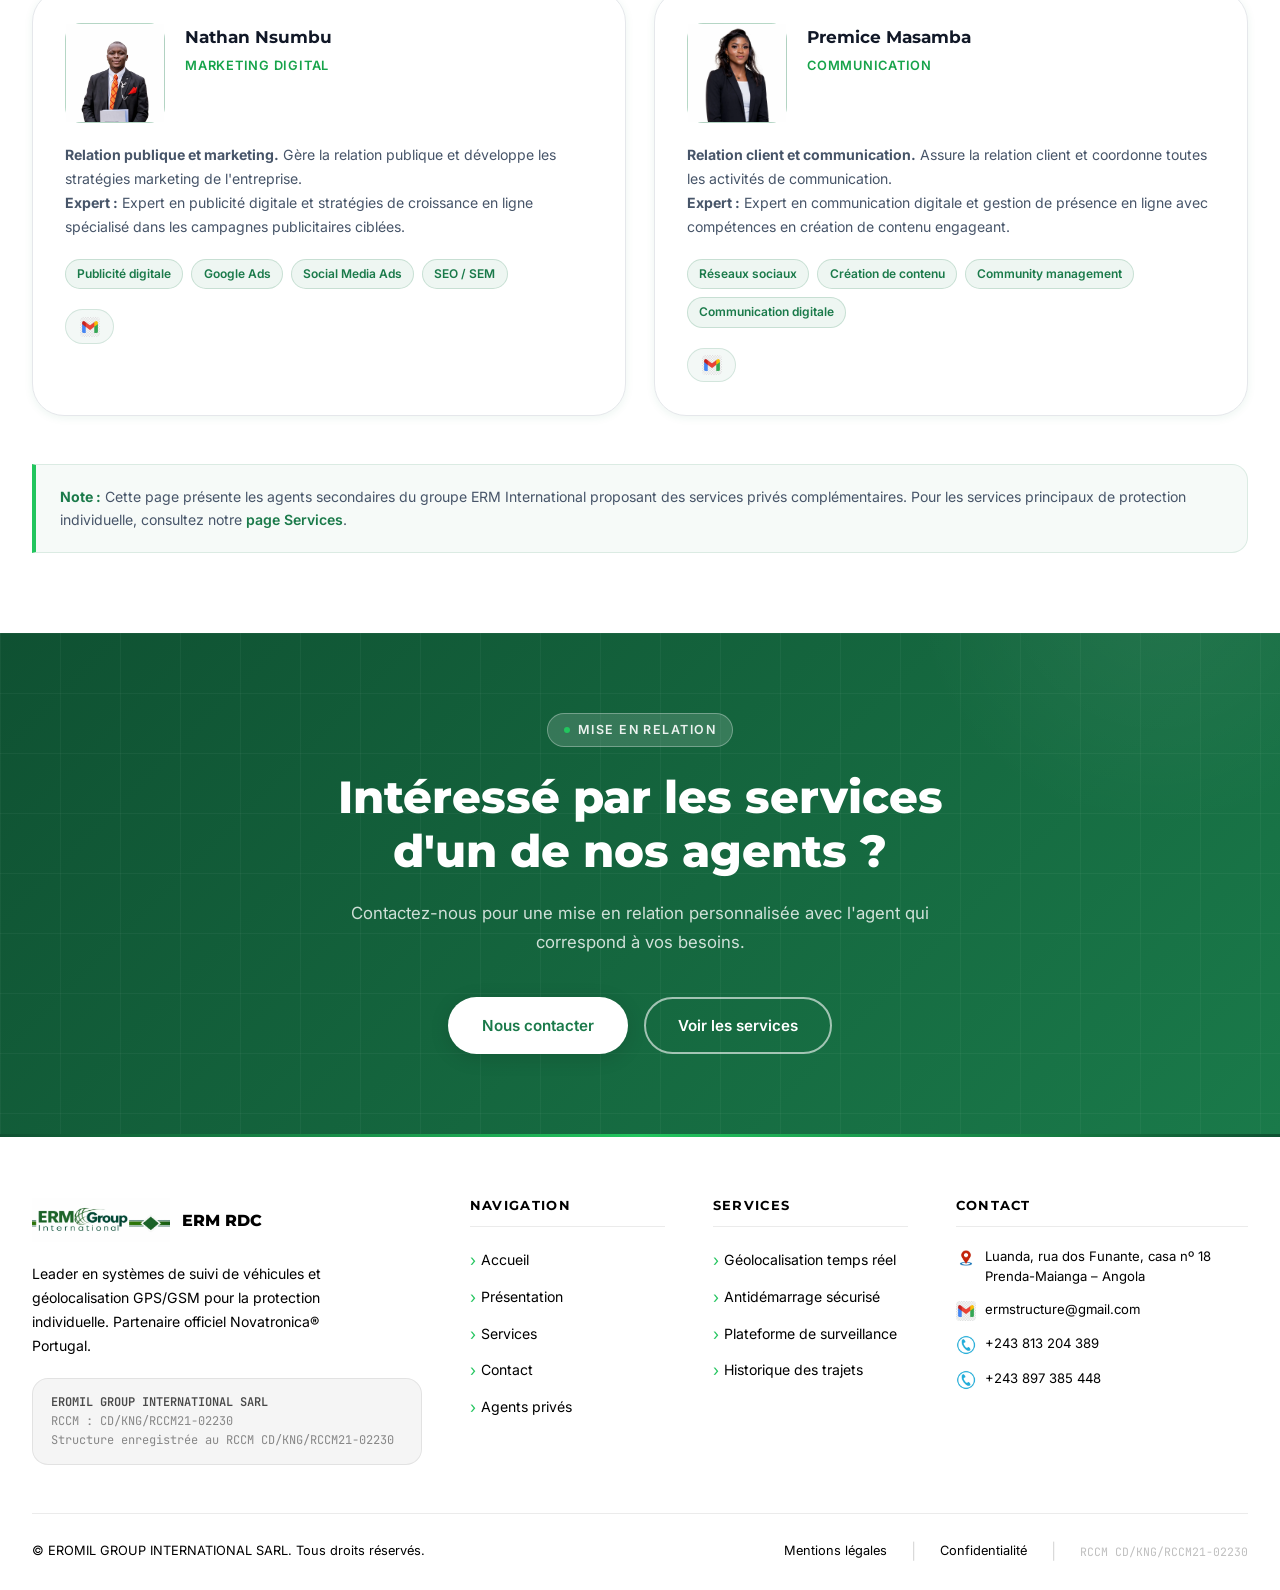
<file: agents.html>
<!DOCTYPE html>
<html lang="fr">
<head>
  <meta charset="UTF-8" />
  <meta name="viewport" content="width=device-width, initial-scale=1.0" />
  <meta name="robots" content="index, follow, max-snippet:-1, max-image-preview:large, max-video-preview:-1" />
  <meta name="description" content="Agents privés ERM RDC – Experts spécialisés en réseaux, développement web, marketing digital et communication. Services privés complémentaires pour Ero, Eromil, ERM Moto, ERM Taxi, ERM Véhicule." />
  <meta name="keywords" content="agents ERM RDC, Pedro Zola réseaux, Ephraim Bolingo développeur, Nathan Nsumbu marketing, Premice Masamba communication, agents privés Congo, Ero, Eromil, ERM Moto, ERM Taxi, ERM Véhicule" />
  <meta name="author" content="ERM International Group" />
  <link rel="canonical" href="https://ermrdc.com/agents.html" />

  <!-- Open Graph / Facebook -->
  <meta property="og:type" content="website" />
  <meta property="og:url" content="https://ermrdc.com/agents.html" />
  <meta property="og:title" content="Agents Privés – ERM RDC | Experts Spécialisés | Ero Eromil ERM Moto Taxi" />
  <meta property="og:description" content="Découvrez nos agents privés spécialisés : réseaux, développement web, marketing digital et communication. Services complémentaires pour Ero, Eromil, ERM Moto, ERM Taxi." />
  <meta property="og:image" content="https://ermrdc.com/images/logo.webp" />
  <meta property="og:locale" content="fr_CD" />
  <meta property="og:site_name" content="ERM RDC" />

  <!-- Twitter -->
  <meta name="twitter:card" content="summary_large_image" />
  <meta name="twitter:title" content="Agents Privés – ERM RDC | Experts Spécialisés" />
  <meta name="twitter:description" content="Découvrez nos agents privés spécialisés en réseaux, développement web, marketing digital et communication." />
  <meta name="twitter:image" content="https://ermrdc.com/images/logo.webp" />

  <title>Agents Privés – ERM RDC | Experts Spécialisés | Ero Eromil ERM Moto Taxi Véhicule</title>
  <link rel="stylesheet" href="css/style.css" />
</head>
<body>

<!-- ======================================================
     HEADER
     ====================================================== -->
<header class="header" id="header">
  <div class="container">
    <div class="header-inner">
      <a href="index.html" class="header-logo">
        <img src="images/logo.webp" alt="Logo ERM RDC" width="48" height="48" />
      </a>
      <nav class="nav">
        <a href="index.html" class="nav-link">Accueil</a>
        <a href="about.html" class="nav-link">Présentation</a>
        <a href="services.html" class="nav-link">Services</a>
        <a href="agents.html" class="nav-link">Agents</a>
        <a href="contact.html" class="nav-link">Contact</a>
      </nav>
      <a href="contact.html" class="btn-header-cta">
        <svg width="14" height="14" viewBox="0 0 24 24" fill="none" stroke="currentColor" stroke-width="2.5" stroke-linecap="round" stroke-linejoin="round"><path d="M22 16.92v3a2 2 0 0 1-2.18 2 19.79 19.79 0 0 1-8.63-3.07A19.5 19.5 0 0 1 4.69 12 19.79 19.79 0 0 1 1.61 3.41 2 2 0 0 1 3.6 1.24h3a2 2 0 0 1 2 1.72c.127.96.361 1.903.7 2.81a2 2 0 0 1-.45 2.11L7.91 8.85a16 16 0 0 0 6 6l.94-.94a2 2 0 0 1 2.11-.45c.907.339 1.85.573 2.81.7A2 2 0 0 1 22 16.92z"/></svg>
        Nous contacter
      </a>
      <button class="hamburger" id="hamburger" aria-label="Menu" aria-expanded="false">
        <span class="hamburger-line"></span>
        <span class="hamburger-line"></span>
        <span class="hamburger-line"></span>
      </button>
    </div>
  </div>
</header>

<!-- Menu Mobile -->
<div class="mobile-menu" id="mobile-menu">
  <a href="index.html" class="mobile-nav-link">Accueil</a>
  <a href="about.html" class="mobile-nav-link">Présentation</a>
  <a href="services.html" class="mobile-nav-link">Services</a>
  <a href="agents.html" class="mobile-nav-link">Agents</a>
  <a href="contact.html" class="mobile-nav-link">Contact</a>
  <div class="mobile-menu-cta">
    <a href="contact.html" class="btn btn-primary" style="width:100%;justify-content:center;">Nous contacter</a>
  </div>
</div>

<!-- ======================================================
     HERO INTERNE
     ====================================================== -->
<section class="hero-inner">
  <div class="container">
    <div class="hero-inner-content animate-fade-in-up">
      <div class="hero-label animate-fade-in-down animate-delay-1">
        <span class="hero-label-dot"></span>
        Services privés
      </div>
      <h1 class="hero-title animate-fade-in-up animate-delay-2">Nos Agents <span>Spécialisés</span></h1>
      <p class="hero-text animate-fade-in-up animate-delay-3">
        Des experts privés à votre service pour des prestations technologiques de haute valeur.
      </p>
      <nav class="breadcrumb animate-fade-in-up animate-delay-4" aria-label="Fil d'Ariane">
        <span class="breadcrumb-item"><a href="index.html">Accueil</a></span>
        <span class="breadcrumb-sep">›</span>
        <span class="breadcrumb-item breadcrumb-current">Agents privés</span>
      </nav>
    </div>
  </div>
</section>

<!-- ======================================================
     SECTION RÉSEAU
     ====================================================== -->
<section id="agents-intro">
  <div class="container">
    <div class="section-header animate-on-scroll-up">
      <div class="section-label">Notre équipe</div>
      <h2 class="section-title">Agents qualifiés <span>&amp; disponibles</span></h2>
      <p class="section-subtitle">
        En complément de nos services principaux, notre groupe dispose d'agents spécialisés
        capables d'intervenir sur des missions privées à forte valeur ajoutée.
      </p>
    </div>

    <!-- LEADER PCA -->
    <div class="agents-leader animate-on-scroll-left">
      <div class="leader-card">
        <div class="leader-avatar"><img src="images/pca.webp" alt="PCA - Miguel Mundandi Makiadi" width="160" height="160" /></div>
        <div>
          <div class="leader-badge">Leadership</div>
          <div class="leader-role">Président du Conseil d'Administration & Directeur Général</div>
          <h2 class="leader-name">Miguel Mundandi Makiadi</h2>
          <p class="leader-text">
            Visionnaire stratégique et coordinateur du projet, il incarne l'excellence et la
            gouvernance qui guident ERM International Group. Son expertise supervise la mise
            en œuvre et l'excellence opérationnelle de nos solutions de suivi GPS/GSM.
          </p>
          <a href="mailto:erm.pca.muguelmundandi@gmail.com" class="leader-email">
            <img src="images/mail.webp" alt="Email" width="20" height="20" style="vertical-align: middle;" />
          </a>
        </div>
      </div>
    </div>

    <!-- AGENTS PRINCIPAUX -->
    <div class="agents-grid animate-alternate">

      <!-- Agent 1 : Pedro Zola -->
      <div class="agent-card animate-on-scroll-left">
        <div class="agent-card-header">
          <div class="agent-avatar"><img src="images/iot.webp" alt="Pedro Zola - Spécialiste Réseaux" width="100" height="100" /></div>
          <div class="agent-info">
            <div class="agent-name">Pedro Zola</div>
            <div class="agent-role">Spécialiste Réseaux</div>
          </div>
        </div>
        <p class="agent-text">
          <strong>Chef des opérations.</strong> Dirige les opérations techniques et assure la coordination des équipes opérationnelles.<br>
          <strong>Expert :</strong> Expert en réseaux informatique, administration système et cybersécurité avec spécialisation en architectures IoT.
        </p>
        <div class="agent-services">
          <span class="agent-service-tag">Réseaux</span>
          <span class="agent-service-tag">Cybersécurité</span>
          <span class="agent-service-tag">Architecture connectée</span>
          <span class="agent-service-tag">Audit sécurité</span>
        </div>
        <a href="mailto:erm.res.pedrozola@gmail.com" class="agent-email">
          <img src="images/mail.webp" alt="Email" width="20" height="20" style="vertical-align: middle;" />
        </a>
      </div>

      <!-- Agent 2 : Ephraim Bolingo -->
      <div class="agent-card animate-on-scroll-right">
        <div class="agent-card-header">
          <div class="agent-avatar"><img src="images/dev.webp" alt="Ephraim Bolingo - Développeur" width="100" height="100" /></div>
          <div class="agent-info">
            <div class="agent-name">Ephraim Bolingo</div>
            <div class="agent-role">Développeur</div>
          </div>
        </div>
        <p class="agent-text">
          <strong>Responsable de la logistique et des ventes.</strong> Supervise la logistique, les ventes et la distribution des produits et services.<br>
          <strong>Expert :</strong> Expert en développement web et solutions digitales intégrées maîtrisant l'ensemble de la chaîne de développement.
        </p>
        <div class="agent-services">
          <span class="agent-service-tag">Sites web</span>
          <span class="agent-service-tag">Solutions intégrées</span>
          <span class="agent-service-tag">Systèmes sur mesure</span>
          <span class="agent-service-tag">API &amp; Backend</span>
        </div>
        <a href="mailto:erm.info.ephraimbolingo@gmail.com" class="agent-email">
          <img src="images/mail.webp" alt="Email" width="20" height="20" style="vertical-align: middle;" />
        </a>
      </div>

      <!-- Agent 3 : Nathan Nsumbu -->
      <div class="agent-card animate-on-scroll-up">
        <div class="agent-card-header">
          <div class="agent-avatar"><img src="images/mark.webp" alt="Nathan Nsumbu - Marketing Digital" width="100" height="100" /></div>
          <div class="agent-info">
            <div class="agent-name">Nathan Nsumbu</div>
            <div class="agent-role">Marketing Digital</div>
          </div>
        </div>
        <p class="agent-text">
          <strong>Relation publique et marketing.</strong> Gère la relation publique et développe les stratégies marketing de l'entreprise.<br>
          <strong>Expert :</strong> Expert en publicité digitale et stratégies de croissance en ligne spécialisé dans les campagnes publicitaires ciblées.
        </p>
        <div class="agent-services">
          <span class="agent-service-tag">Publicité digitale</span>
          <span class="agent-service-tag">Google Ads</span>
          <span class="agent-service-tag">Social Media Ads</span>
          <span class="agent-service-tag">SEO / SEM</span>
        </div>
        <a href="mailto:erm.mark.nathannsumbu@gmail.com" class="agent-email">
          <img src="images/mail.webp" alt="Email" width="20" height="20" style="vertical-align: middle;" />
        </a>
      </div>

      <!-- Agent 4 : Premice Masamba -->
      <div class="agent-card animate-on-scroll-scale">
        <div class="agent-card-header">
          <div class="agent-avatar"><img src="images/com.webp" alt="Premice Masamba - Communication" width="100" height="100" /></div>
          <div class="agent-info">
            <div class="agent-name">Premice Masamba</div>
            <div class="agent-role">Communication</div>
          </div>
        </div>
        <p class="agent-text">
          <strong>Relation client et communication.</strong> Assure la relation client et coordonne toutes les activités de communication.<br>
          <strong>Expert :</strong> Expert en communication digitale et gestion de présence en ligne avec compétences en création de contenu engageant.
        </p>
        <div class="agent-services">
          <span class="agent-service-tag">Réseaux sociaux</span>
          <span class="agent-service-tag">Création de contenu</span>
          <span class="agent-service-tag">Community management</span>
          <span class="agent-service-tag">Communication digitale</span>
        </div>
        <a href="mailto:erm.co.premicemasamba@gmail.com" class="agent-email">
          <img src="images/mail.webp" alt="Email" width="20" height="20" style="vertical-align: middle;" />
        </a>
      </div>

    </div>

    <!-- Note annexe -->
    <div class="agents-note animate-on-scroll-left">
      <strong>Note :</strong> Cette page présente les agents secondaires du groupe ERM International
      proposant des services privés complémentaires. Pour les services principaux de protection
      individuelle, consultez notre <a href="services.html" style="color:var(--green-primary);font-weight:600;">page Services</a>.
    </div>
  </div>
</section>

<!-- ======================================================
     CTA
     ====================================================== -->
<section class="cta-section" id="cta-agents">
  <div class="container">
    <div class="cta-content animate-on-scroll-scale">
      <div class="section-label" style="color:rgba(255,255,255,0.9);background:rgba(255,255,255,0.15);border-color:rgba(255,255,255,0.3);margin:0 auto 1.5rem;display:inline-flex;">
        Mise en relation
      </div>
      <h2 class="cta-title">Intéressé par les services<br />d'un de nos agents ?</h2>
      <p class="cta-text">
        Contactez-nous pour une mise en relation personnalisée avec l'agent qui correspond
        à vos besoins.
      </p>
      <div class="cta-actions">
        <a href="contact.html" class="btn btn-white">Nous contacter</a>
        <a href="services.html" class="btn btn-outline-white">Voir les services</a>
      </div>
    </div>
  </div>
</section>

<!-- ======================================================
     FOOTER
     ====================================================== -->
<footer class="footer">
  <div class="container">
    <div class="footer-top">
      <div class="footer-brand">
        <a href="index.html" class="footer-logo">
          <img src="images/logo.webp" alt="ERM RDC Logo" width="44" height="44" />
          <span class="footer-logo-name">ERM RDC</span>
        </a>
        <p class="footer-tagline">
          Leader en systèmes de suivi de véhicules et géolocalisation GPS/GSM pour la protection individuelle.
          Partenaire officiel Novatronica® Portugal.
        </p>
        <div class="footer-legal-block">
          <strong>EROMIL GROUP INTERNATIONAL SARL</strong><br />
          RCCM : CD/KNG/RCCM21-02230<br />
          Structure enregistrée au RCCM CD/KNG/RCCM21-02230
        </div>
      </div>
      <div>
        <h4 class="footer-col-title">Navigation</h4>
        <ul class="footer-links">
          <li><a href="index.html" class="footer-link">Accueil</a></li>
          <li><a href="about.html" class="footer-link">Présentation</a></li>
          <li><a href="services.html" class="footer-link">Services</a></li>
          <li><a href="contact.html" class="footer-link">Contact</a></li>
          <li><a href="agents.html" class="footer-link">Agents privés</a></li>
        </ul>
      </div>
      <div>
        <h4 class="footer-col-title">Services</h4>
        <ul class="footer-links">
          <li><a href="services.html" class="footer-link">Géolocalisation temps réel</a></li>
          <li><a href="services.html" class="footer-link">Antidémarrage sécurisé</a></li>
          <li><a href="services.html" class="footer-link">Plateforme de surveillance</a></li>
          <li><a href="services.html" class="footer-link">Historique des trajets</a></li>
        </ul>
      </div>
      <div>
        <h4 class="footer-col-title">Contact</h4>
        <div class="footer-contact-items">
          <div class="footer-contact-item">
            <span class="footer-contact-icon"><img src="images/local.webp" alt="Localisation" /></span>
            <span class="footer-contact-text">Luanda, rua dos Funante, casa nº 18<br />Prenda-Maianga – Angola</span>
          </div>
          <div class="footer-contact-item">
            <span class="footer-contact-icon"><img src="images/mail.webp" alt="Email" /></span>
            <a href="mailto:ermstructure@gmail.com" class="footer-contact-text">ermstructure@gmail.com</a>
          </div>
          <div class="footer-contact-item">
            <span class="footer-contact-icon"><img src="images/tel.webp" alt="Téléphone" /></span>
            <a href="tel:+243813204389" class="footer-contact-text">+243 813 204 389</a>
          </div>
          <div class="footer-contact-item">
            <span class="footer-contact-icon"><img src="images/tel.webp" alt="Téléphone" /></span>
            <a href="tel:+243897385448" class="footer-contact-text">+243 897 385 448</a>
          </div>
        </div>
      </div>
    </div>
    <div class="footer-bottom">
      <div class="footer-bottom-left">© EROMIL GROUP INTERNATIONAL SARL. Tous droits réservés.</div>
      <div class="footer-bottom-right">
        <a href="#" class="footer-bottom-link">Mentions légales</a>
        <span class="footer-bottom-sep">|</span>
        <a href="#" class="footer-bottom-link">Confidentialité</a>
        <span class="footer-bottom-sep">|</span>
        <span class="footer-rccm">RCCM CD/KNG/RCCM21-02230</span>
      </div>
    </div>
  </div>
</footer>

<div class="seo-hidden" aria-hidden="true">
  agents ERM RDC Pedro Zola réseaux Ephraim Bolingo développeur Nathan Nsumbu marketing Premice Masamba communication Miguel Mundandi PCA ERM Congo services privés
</div>

<script src="js/main.js"></script>
</body>
</html>
</file>
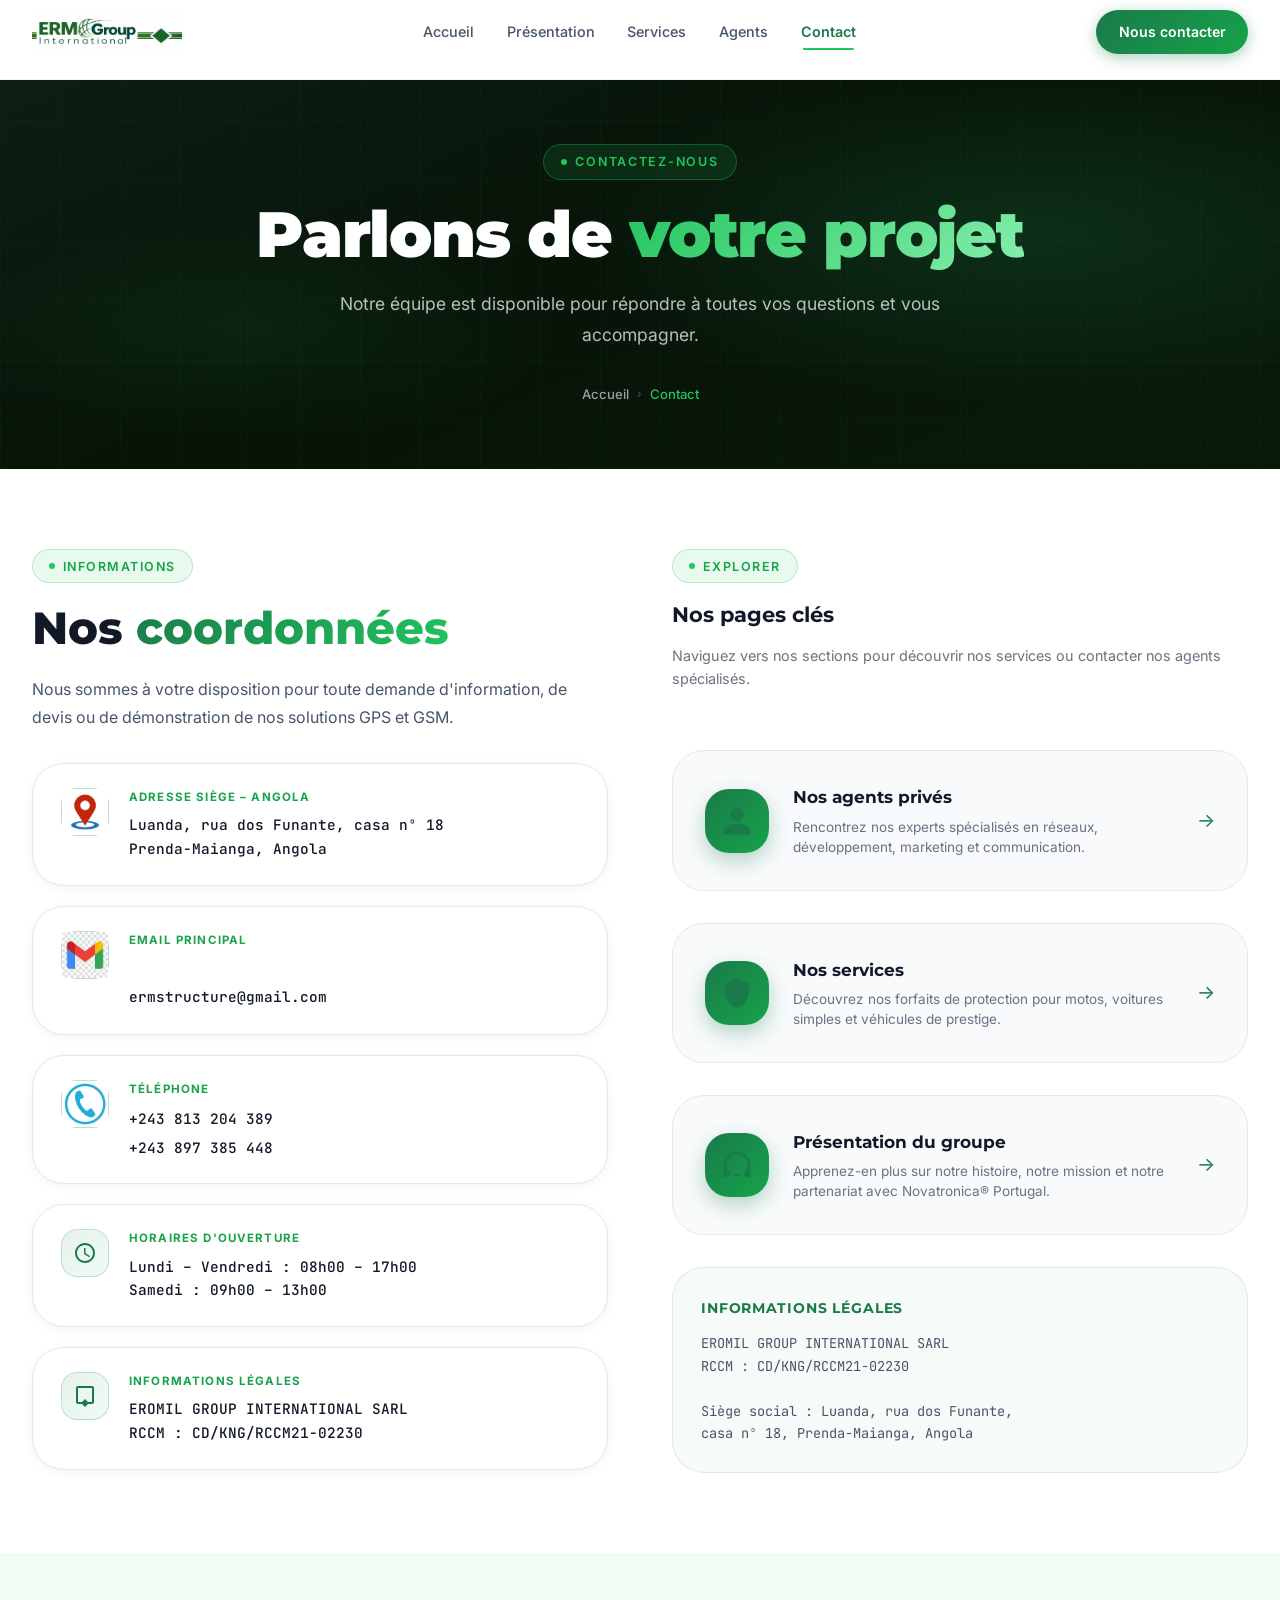
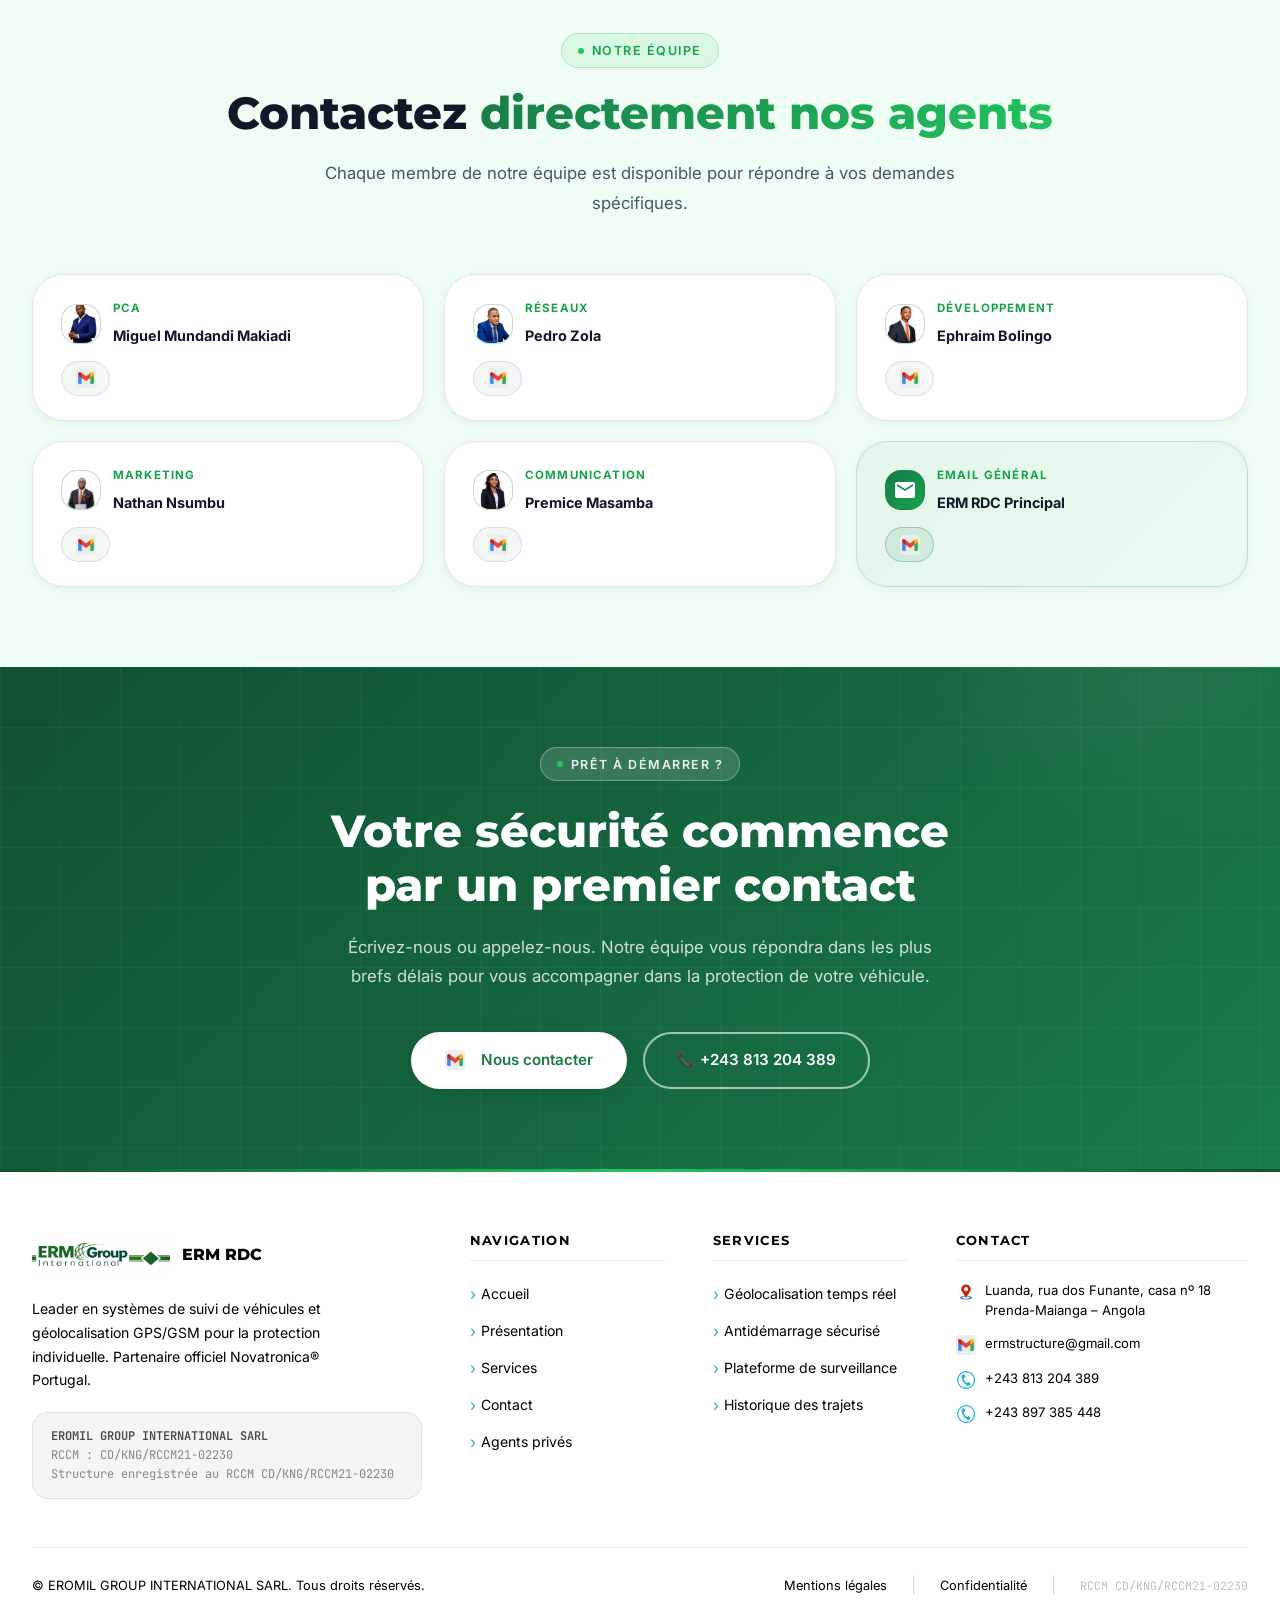
<file: contact.html>
<!DOCTYPE html>
<html lang="fr">
<head>
  <meta charset="UTF-8" />
  <meta name="viewport" content="width=device-width, initial-scale=1.0" />
  <meta name="robots" content="index, follow, max-snippet:-1, max-image-preview:large, max-video-preview:-1" />
  <meta name="description" content="Contactez ERM RDC – Protection individuelle de véhicules. Email, téléphone, adresse siège Angola. EROMIL GROUP INTERNATIONAL SARL. Solutions pour Ero, Eromil, ERM Moto, ERM Taxi, ERM Véhicule." />
  <meta name="keywords" content="contact ERM RDC, ERM Congo contact, EROMIL adresse, Ero, Eromil, ERM Moto, ERM Taxi, ERM Véhicule, ermstructure@gmail.com, +243813204389, Luanda Angola ERM" />
  <meta name="author" content="ERM International Group" />
  <link rel="canonical" href="https://ermrdc.com/contact.html" />

  <!-- Open Graph / Facebook -->
  <meta property="og:type" content="website" />
  <meta property="og:url" content="https://ermrdc.com/contact.html" />
  <meta property="og:title" content="Contact – ERM RDC | Parlons de votre projet | Ero Eromil ERM Moto Taxi" />
  <meta property="og:description" content="Contactez-nous pour protéger votre véhicule. Solutions complètes pour Ero, Eromil, ERM Moto, ERM Taxi, ERM Véhicule avec géolocalisation GPS temps réel." />
  <meta property="og:image" content="https://ermrdc.com/images/logo.webp" />
  <meta property="og:locale" content="fr_CD" />
  <meta property="og:site_name" content="ERM RDC" />

  <!-- Twitter -->
  <meta name="twitter:card" content="summary_large_image" />
  <meta name="twitter:title" content="Contact – ERM RDC | Parlons de votre projet" />
  <meta name="twitter:description" content="Contactez-nous pour protéger votre véhicule avec nos solutions GPS/GSM de surveillance temps réel." />
  <meta name="twitter:image" content="https://ermrdc.com/images/logo.webp" />

  <title>Contact – ERM RDC | Parlons de votre projet | Ero Eromil ERM Moto Taxi Véhicule</title>
  <link rel="stylesheet" href="css/style.css" />
</head>
<body>

<!-- ======================================================
     HEADER
     ====================================================== -->
<header class="header" id="header">
  <div class="container">
    <div class="header-inner">
      <a href="index.html" class="header-logo">
        <img src="images/logo.webp" alt="Logo ERM RDC" width="48" height="48" />
      </a>
      <nav class="nav">
        <a href="index.html" class="nav-link">Accueil</a>
        <a href="about.html" class="nav-link">Présentation</a>
        <a href="services.html" class="nav-link">Services</a>
        <a href="agents.html" class="nav-link">Agents</a>
        <a href="contact.html" class="nav-link">Contact</a>
      </nav>
      <a href="contact.html" class="btn-header-cta">
        Nous contacter
      </a>
      <button class="hamburger" id="hamburger" aria-label="Menu" aria-expanded="false">
        <span class="hamburger-line"></span>
        <span class="hamburger-line"></span>
        <span class="hamburger-line"></span>
      </button>
    </div>
  </div>
</header>

<!-- Menu Mobile -->
<div class="mobile-menu" id="mobile-menu">
  <a href="index.html" class="mobile-nav-link">Accueil</a>
  <a href="about.html" class="mobile-nav-link">Présentation</a>
  <a href="services.html" class="mobile-nav-link">Services</a>
  <a href="agents.html" class="mobile-nav-link">Agents</a>
  <a href="contact.html" class="mobile-nav-link">Contact</a>
  <div class="mobile-menu-cta">
    <a href="contact.html" class="btn btn-primary" style="width:100%;justify-content:center;">Nous contacter</a>
  </div>
</div>

<!-- ======================================================
     HERO INTERNE
     ====================================================== -->
<section class="hero-inner">
  <div class="container">
    <div class="hero-inner-content animate-fade-in-up">
      <div class="hero-label animate-fade-in-down animate-delay-1">
        <span class="hero-label-dot"></span>
        Contactez-nous
      </div>
      <h1 class="hero-title animate-fade-in-up animate-delay-2">Parlons de <span>votre projet</span></h1>
      <p class="hero-text animate-fade-in-up animate-delay-3">
        Notre équipe est disponible pour répondre à toutes vos questions et vous accompagner.
      </p>
      <nav class="breadcrumb animate-fade-in-up animate-delay-4" aria-label="Fil d'Ariane">
        <span class="breadcrumb-item"><a href="index.html">Accueil</a></span>
        <span class="breadcrumb-sep">›</span>
        <span class="breadcrumb-item breadcrumb-current">Contact</span>
      </nav>
    </div>
  </div>
</section>

<!-- ======================================================
     SECTION INFORMATIONS DE CONTACT
     ====================================================== -->
<section id="coordonnees">
  <div class="container">
    <div class="contact-grid">

      <!-- Colonne gauche : coordonnées -->
      <div class="animate-on-scroll-left">
        <div class="section-label">Informations</div>
        <h2 class="section-title">Nos <span>coordonnées</span></h2>
        <p style="font-size:1rem;color:var(--text-secondary);line-height:1.75;margin-bottom:2rem;">
          Nous sommes à votre disposition pour toute demande d'information, de devis ou
          de démonstration de nos solutions GPS et GSM.
        </p>

        <div class="contact-cards">

          <!-- Adresse -->
          <div class="contact-card animate-on-scroll-left">
            <div class="contact-card-icon"><img src="images/local.webp" alt="Localisation" width="24" height="24" /></div>
            <div>
              <div class="contact-card-label">Adresse siège – Angola</div>
              <div class="contact-card-value">Luanda, rua dos Funante, casa nº 18
Prenda-Maianga, Angola</div>
            </div>
          </div>

          <!-- Email principal -->
          <div class="contact-card animate-on-scroll-up">
            <div class="contact-card-icon"><img src="images/mail.webp" alt="Email" width="24" height="24" /></div>
            <div>
              <div class="contact-card-label">Email principal</div>
              <a href="mailto:ermstructure@gmail.com" class="contact-card-value">
                ermstructure@gmail.com
              </a>
            </div>
          </div>

          <!-- Téléphone -->
          <div class="contact-card animate-on-scroll-right">
            <div class="contact-card-icon"><img src="images/tel.webp" alt="Téléphone" width="24" height="24" /></div>
            <div>
              <div class="contact-card-label">Téléphone</div>
              <a href="tel:+243813204389" class="contact-card-value">+243 813 204 389</a>
              <a href="tel:+243897385448" class="contact-card-value" style="display:block;margin-top:0.2rem;">+243 897 385 448</a>
            </div>
          </div>

          <!-- Horaires -->
          <div class="contact-card animate-on-scroll-scale">
            <div class="contact-card-icon"><svg viewBox="0 0 24 24" fill="currentColor"><path d="M12 2C6.5 2 2 6.5 2 12s4.5 10 10 10 10-4.5 10-10S17.5 2 12 2zm0 18c-4.41 0-8-3.59-8-8s3.59-8 8-8 8 3.59 8 8-3.59 8-8 8zm.5-13H11v6l5.25 3.15.75-1.23-4.5-2.67z"/></svg></div>
            <div>
              <div class="contact-card-label">Horaires d'ouverture</div>
              <div class="contact-card-value">Lundi – Vendredi : 08h00 – 17h00
Samedi : 09h00 – 13h00</div>
            </div>
          </div>

          <!-- Informations légales -->
          <div class="contact-card animate-on-scroll-left">
            <div class="contact-card-icon"><svg viewBox="0 0 24 24" fill="currentColor"><path d="M19 2H5c-1.1 0-2 .9-2 2v14c0 1.1.9 2 2 2h4l3 3 3-3h4c1.1 0 2-.9 2-2V4c0-1.1-.9-2-2-2zm0 16h-4l-3-3-3 3H5V4h14v14z"/></svg></div>
            <div>
              <div class="contact-card-label">Informations légales</div>
              <div class="contact-card-value">EROMIL GROUP INTERNATIONAL SARL
RCCM : CD/KNG/RCCM21-02230</div>
            </div>
          </div>

        </div>
      </div>

      <!-- Colonne droite : liens vers pages -->
      <div class="contact-links-section">

        <div class="animate-on-scroll-left">
          <div class="section-label">Explorer</div>
          <h3 class="contact-links-title">Nos pages clés</h3>
          <p style="font-size:0.9rem;color:var(--text-muted);margin-bottom:1.75rem;line-height:1.6;">
            Naviguez vers nos sections pour découvrir nos services ou contacter nos agents spécialisés.
          </p>
        </div>

        <a href="agents.html" class="contact-link-card animate-on-scroll-up">
          <div class="contact-link-icon"><svg viewBox="0 0 24 24" fill="currentColor"><path d="M12 12c2.76 0 5-2.24 5-5s-2.24-5-5-5-5 2.24-5 5 2.24 5 5 5zm0 2c-3.33 0-10 1.67-10 5v3h20v-3c0-3.33-6.67-5-10-5z"/></svg></div>
          <div class="contact-link-info">
            <div class="contact-link-title">Nos agents privés</div>
            <div class="contact-link-desc">
              Rencontrez nos experts spécialisés en réseaux, développement, marketing et communication.
            </div>
          </div>
          <span class="contact-link-arrow">→</span>
        </a>

        <a href="services.html" class="contact-link-card animate-on-scroll-right">
          <div class="contact-link-icon"><svg viewBox="0 0 24 24" fill="currentColor"><path d="M12 1L3 5v6c0 5.55 3.84 10.74 9 12 5.16-1.26 9-6.45 9-12V5l-9-4z"/></svg></div>
          <div class="contact-link-info">
            <div class="contact-link-title">Nos services</div>
            <div class="contact-link-desc">
              Découvrez nos forfaits de protection pour motos, voitures simples et véhicules de prestige.
            </div>
          </div>
          <span class="contact-link-arrow">→</span>
        </a>

        <a href="about.html" class="contact-link-card animate-on-scroll-scale">
          <div class="contact-link-icon"><svg viewBox="0 0 24 24" fill="currentColor"><path d="M12 2C6.48 2 2 6.48 2 12v9h4v-2h12v2h4v-9c0-5.52-4.48-10-10-10zm0 18c-4.41 0-8-3.59-8-8s3.59-8 8-8 8 3.59 8 8-3.59 8-8 8z"/></svg></div>
          <div class="contact-link-info">
            <div class="contact-link-title">Présentation du groupe</div>
            <div class="contact-link-desc">
              Apprenez-en plus sur notre histoire, notre mission et notre partenariat avec Novatronica® Portugal.
            </div>
          </div>
          <span class="contact-link-arrow">→</span>
        </a>

        <!-- Bloc légal -->
        <div class="legal-block animate-on-scroll-left">
          <div class="legal-block-title">Informations légales</div>
          <div class="legal-block-text">
            EROMIL GROUP INTERNATIONAL SARL<br />
            RCCM : CD/KNG/RCCM21-02230<br /><br />
            Siège social : Luanda, rua dos Funante,<br />
            casa nº 18, Prenda-Maianga, Angola
          </div>
        </div>

      </div>
    </div>
  </div>
</section>

<!-- ======================================================
     SECTION EMAILS DES AGENTS
     ====================================================== -->
<section class="section-alt" id="equipe-emails">
  <div class="container">
    <div class="section-header">
      <div class="section-label">Notre équipe</div>
      <h2 class="section-title">Contactez <span>directement nos agents</span></h2>
      <p class="section-subtitle">
        Chaque membre de notre équipe est disponible pour répondre à vos demandes spécifiques.
      </p>
    </div>
    <div class="grid-3" style="gap:1.25rem;">

      <div class="contact-card animate-on-scroll-left" style="flex-direction:column;align-items:flex-start;gap:0.75rem;">
        <div style="display:flex;align-items:center;gap:0.75rem;">
          <div class="contact-card-icon" style="width:40px;height:40px;font-size:1rem;"><img src="images/pca.webp" alt="PCA - Miguel Mundandi Makiadi" width="40" height="40" style="border-radius:var(--radius-md);" /></div>
          <div>
            <div class="contact-card-label">PCA</div>
            <div style="font-weight:700;font-size:0.9rem;color:var(--text-primary);">Miguel Mundandi Makiadi</div>
          </div>
        </div>
        <a href="mailto:erm.pca.muguelmundandi@gmail.com" class="agent-email" style="font-size:0.75rem;">
          <img src="images/mail.webp" alt="Email" width="20" height="20" style="vertical-align: middle;" />
        </a>
      </div>

      <div class="contact-card animate-on-scroll-up" style="flex-direction:column;align-items:flex-start;gap:0.75rem;">
        <div style="display:flex;align-items:center;gap:0.75rem;">
          <div class="contact-card-icon" style="width:40px;height:40px;font-size:1rem;"><img src="images/iot.webp" alt="Pedro Zola - Spécialiste Réseaux" width="40" height="40" style="border-radius:var(--radius-md);" /></div>
          <div>
            <div class="contact-card-label">Réseaux</div>
            <div style="font-weight:700;font-size:0.9rem;color:var(--text-primary);">Pedro Zola</div>
          </div>
        </div>
        <a href="mailto:erm.res.pedrozola@gmail.com" class="agent-email" style="font-size:0.75rem;">
          <img src="images/mail.webp" alt="Email" width="20" height="20" style="vertical-align: middle;" />
        </a>
      </div>

      <div class="contact-card animate-on-scroll-right" style="flex-direction:column;align-items:flex-start;gap:0.75rem;">
        <div style="display:flex;align-items:center;gap:0.75rem;">
          <div class="contact-card-icon" style="width:40px;height:40px;font-size:1rem;"><img src="images/dev.webp" alt="Ephraim Bolingo - Développeur" width="40" height="40" style="border-radius:var(--radius-md);" /></div>
          <div>
            <div class="contact-card-label">Développement</div>
            <div style="font-weight:700;font-size:0.9rem;color:var(--text-primary);">Ephraim Bolingo</div>
          </div>
        </div>
        <a href="mailto:erm.info.ephraimbolingo@gmail.com" class="agent-email" style="font-size:0.75rem;">
          <img src="images/mail.webp" alt="Email" width="20" height="20" style="vertical-align: middle;" />
        </a>
      </div>

      <div class="contact-card animate-on-scroll-left" style="flex-direction:column;align-items:flex-start;gap:0.75rem;">
        <div style="display:flex;align-items:center;gap:0.75rem;">
          <div class="contact-card-icon" style="width:40px;height:40px;font-size:1rem;"><img src="images/mark.webp" alt="Nathan Nsumbu - Marketing Digital" width="40" height="40" style="border-radius:var(--radius-md);" /></div>
          <div>
            <div class="contact-card-label">Marketing</div>
            <div style="font-weight:700;font-size:0.9rem;color:var(--text-primary);">Nathan Nsumbu</div>
          </div>
        </div>
        <a href="mailto:erm.mark.nathannsumbu@gmail.com" class="agent-email" style="font-size:0.75rem;">
          <img src="images/mail.webp" alt="Email" width="20" height="20" style="vertical-align: middle;" />
        </a>
      </div>

      <div class="contact-card animate-on-scroll-up" style="flex-direction:column;align-items:flex-start;gap:0.75rem;">
        <div style="display:flex;align-items:center;gap:0.75rem;">
          <div class="contact-card-icon" style="width:40px;height:40px;font-size:1rem;"><img src="images/com.webp" alt="Premice Masamba - Communication" width="40" height="40" style="border-radius:var(--radius-md);" /></div>
          <div>
            <div class="contact-card-label">Communication</div>
            <div style="font-weight:700;font-size:0.9rem;color:var(--text-primary);">Premice Masamba</div>
          </div>
        </div>
        <a href="mailto:erm.co.premicemasamba@gmail.com" class="agent-email" style="font-size:0.75rem;">
          <img src="images/mail.webp" alt="Email" width="20" height="20" style="vertical-align: middle;" />
        </a>
      </div>

      <div class="contact-card animate-on-scroll-right" style="flex-direction:column;align-items:flex-start;gap:0.75rem;background:linear-gradient(135deg,rgba(26,122,74,0.05),rgba(34,197,94,0.03));border-color:rgba(26,122,74,0.2);">
        <div style="display:flex;align-items:center;gap:0.75rem;">
          <div class="contact-card-icon" style="width:40px;height:40px;font-size:1rem;background:linear-gradient(135deg,var(--green-primary),var(--green-glow));"><svg viewBox="0 0 24 24" fill="currentColor" style="color:white;"><path d="M20 4H4c-1.1 0-1.99.9-1.99 2L2 18c0 1.1.9 2 2 2h16c1.1 0 2-.9 2-2V6c0-1.1-.9-2-2-2zm0 4l-8 5-8-5V6l8 5 8-5v2z"/></svg></div>
          <div>
            <div class="contact-card-label">Email général</div>
            <div style="font-weight:700;font-size:0.9rem;color:var(--text-primary);">ERM RDC Principal</div>
          </div>
        </div>
        <a href="mailto:ermstructure@gmail.com" class="agent-email" style="font-size:0.75rem;background:rgba(26,122,74,0.1);border-color:rgba(26,122,74,0.3);">
          <img src="images/mail.webp" alt="Email" width="20" height="20" style="vertical-align: middle;" />
        </a>
      </div>

    </div>
  </div>
</section>

<!-- ======================================================
     CTA
     ====================================================== -->
<section class="cta-section" id="cta-contact">
  <div class="container">
    <div class="cta-content animate-on-scroll-scale">
      <div class="section-label" style="color:rgba(255,255,255,0.9);background:rgba(255,255,255,0.15);border-color:rgba(255,255,255,0.3);margin:0 auto 1.5rem;display:inline-flex;">
        Prêt à démarrer ?
      </div>
      <h2 class="cta-title">Votre sécurité commence<br />par un premier contact</h2>
      <p class="cta-text">
        Écrivez-nous ou appelez-nous. Notre équipe vous répondra dans les plus brefs délais
        pour vous accompagner dans la protection de votre véhicule.
      </p>
      <div class="cta-actions">
        <a href="mailto:ermstructure@gmail.com" class="btn btn-white">
          <img src="images/mail.webp" alt="Email" width="20" height="20" style="vertical-align: middle; margin-right: 0.5rem;" /> Nous contacter
        </a>
        <a href="tel:+243813204389" class="btn btn-outline-white">
          📞 +243 813 204 389
        </a>
      </div>
    </div>
  </div>
</section>

<!-- ======================================================
     FOOTER
     ====================================================== -->
<footer class="footer">
  <div class="container">
    <div class="footer-top">
      <div class="footer-brand">
        <a href="index.html" class="footer-logo">
          <img src="images/logo.webp" alt="ERM RDC Logo" width="44" height="44" />
          <span class="footer-logo-name">ERM RDC</span>
        </a>
        <p class="footer-tagline">
          Leader en systèmes de suivi de véhicules et géolocalisation GPS/GSM pour la protection individuelle.
          Partenaire officiel Novatronica® Portugal.
        </p>
        <div class="footer-legal-block">
          <strong>EROMIL GROUP INTERNATIONAL SARL</strong><br />
          RCCM : CD/KNG/RCCM21-02230<br />
          Structure enregistrée au RCCM CD/KNG/RCCM21-02230
        </div>
      </div>
      <div>
        <h4 class="footer-col-title">Navigation</h4>
        <ul class="footer-links">
          <li><a href="index.html" class="footer-link">Accueil</a></li>
          <li><a href="about.html" class="footer-link">Présentation</a></li>
          <li><a href="services.html" class="footer-link">Services</a></li>
          <li><a href="contact.html" class="footer-link">Contact</a></li>
          <li><a href="agents.html" class="footer-link">Agents privés</a></li>
        </ul>
      </div>
      <div>
        <h4 class="footer-col-title">Services</h4>
        <ul class="footer-links">
          <li><a href="services.html" class="footer-link">Géolocalisation temps réel</a></li>
          <li><a href="services.html" class="footer-link">Antidémarrage sécurisé</a></li>
          <li><a href="services.html" class="footer-link">Plateforme de surveillance</a></li>
          <li><a href="services.html" class="footer-link">Historique des trajets</a></li>
        </ul>
      </div>
      <div>
        <h4 class="footer-col-title">Contact</h4>
        <div class="footer-contact-items">
          <div class="footer-contact-item">
            <span class="footer-contact-icon"><img src="images/local.webp" alt="Localisation" /></span>
            <span class="footer-contact-text">Luanda, rua dos Funante, casa nº 18<br />Prenda-Maianga – Angola</span>
          </div>
          <div class="footer-contact-item">
            <span class="footer-contact-icon"><img src="images/mail.webp" alt="Email" /></span>
            <a href="mailto:ermstructure@gmail.com" class="footer-contact-text">ermstructure@gmail.com</a>
          </div>
          <div class="footer-contact-item">
            <span class="footer-contact-icon"><img src="images/tel.webp" alt="Téléphone" /></span>
            <a href="tel:+243813204389" class="footer-contact-text">+243 813 204 389</a>
          </div>
          <div class="footer-contact-item">
            <span class="footer-contact-icon"><img src="images/tel.webp" alt="Téléphone" /></span>
            <a href="tel:+243897385448" class="footer-contact-text">+243 897 385 448</a>
          </div>
        </div>
      </div>
    </div>
    <div class="footer-bottom">
      <div class="footer-bottom-left">© EROMIL GROUP INTERNATIONAL SARL. Tous droits réservés.</div>
      <div class="footer-bottom-right">
        <a href="#" class="footer-bottom-link">Mentions légales</a>
        <span class="footer-bottom-sep">|</span>
        <a href="#" class="footer-bottom-link">Confidentialité</a>
        <span class="footer-bottom-sep">|</span>
        <span class="footer-rccm">RCCM CD/KNG/RCCM21-02230</span>
      </div>
    </div>
  </div>
</footer>

<div class="seo-hidden" aria-hidden="true">
  contact ERM RDC adresse Luanda Angola téléphone +243813204389 email ermstructure EROMIL GROUP GPS Congo protection voiture moto
</div>

<script src="js/main.js"></script>
</body>
</html>
</file>
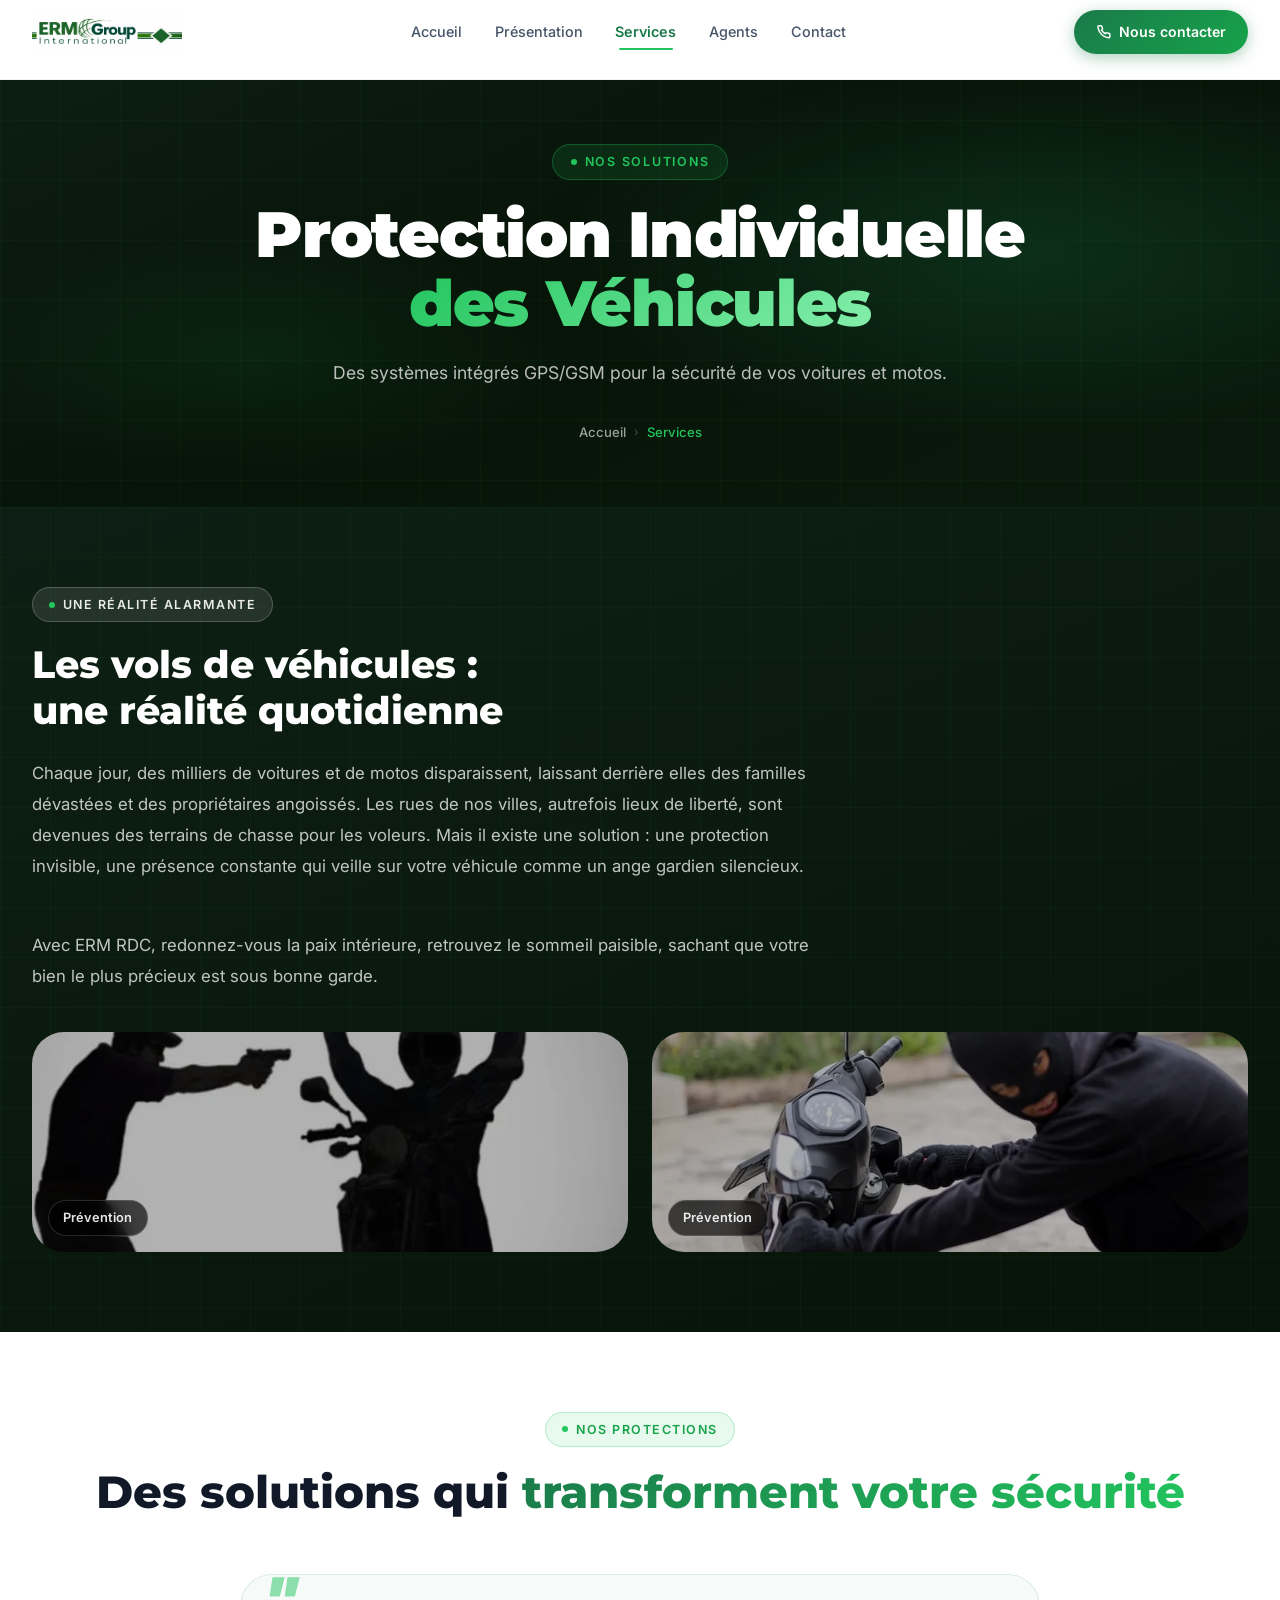
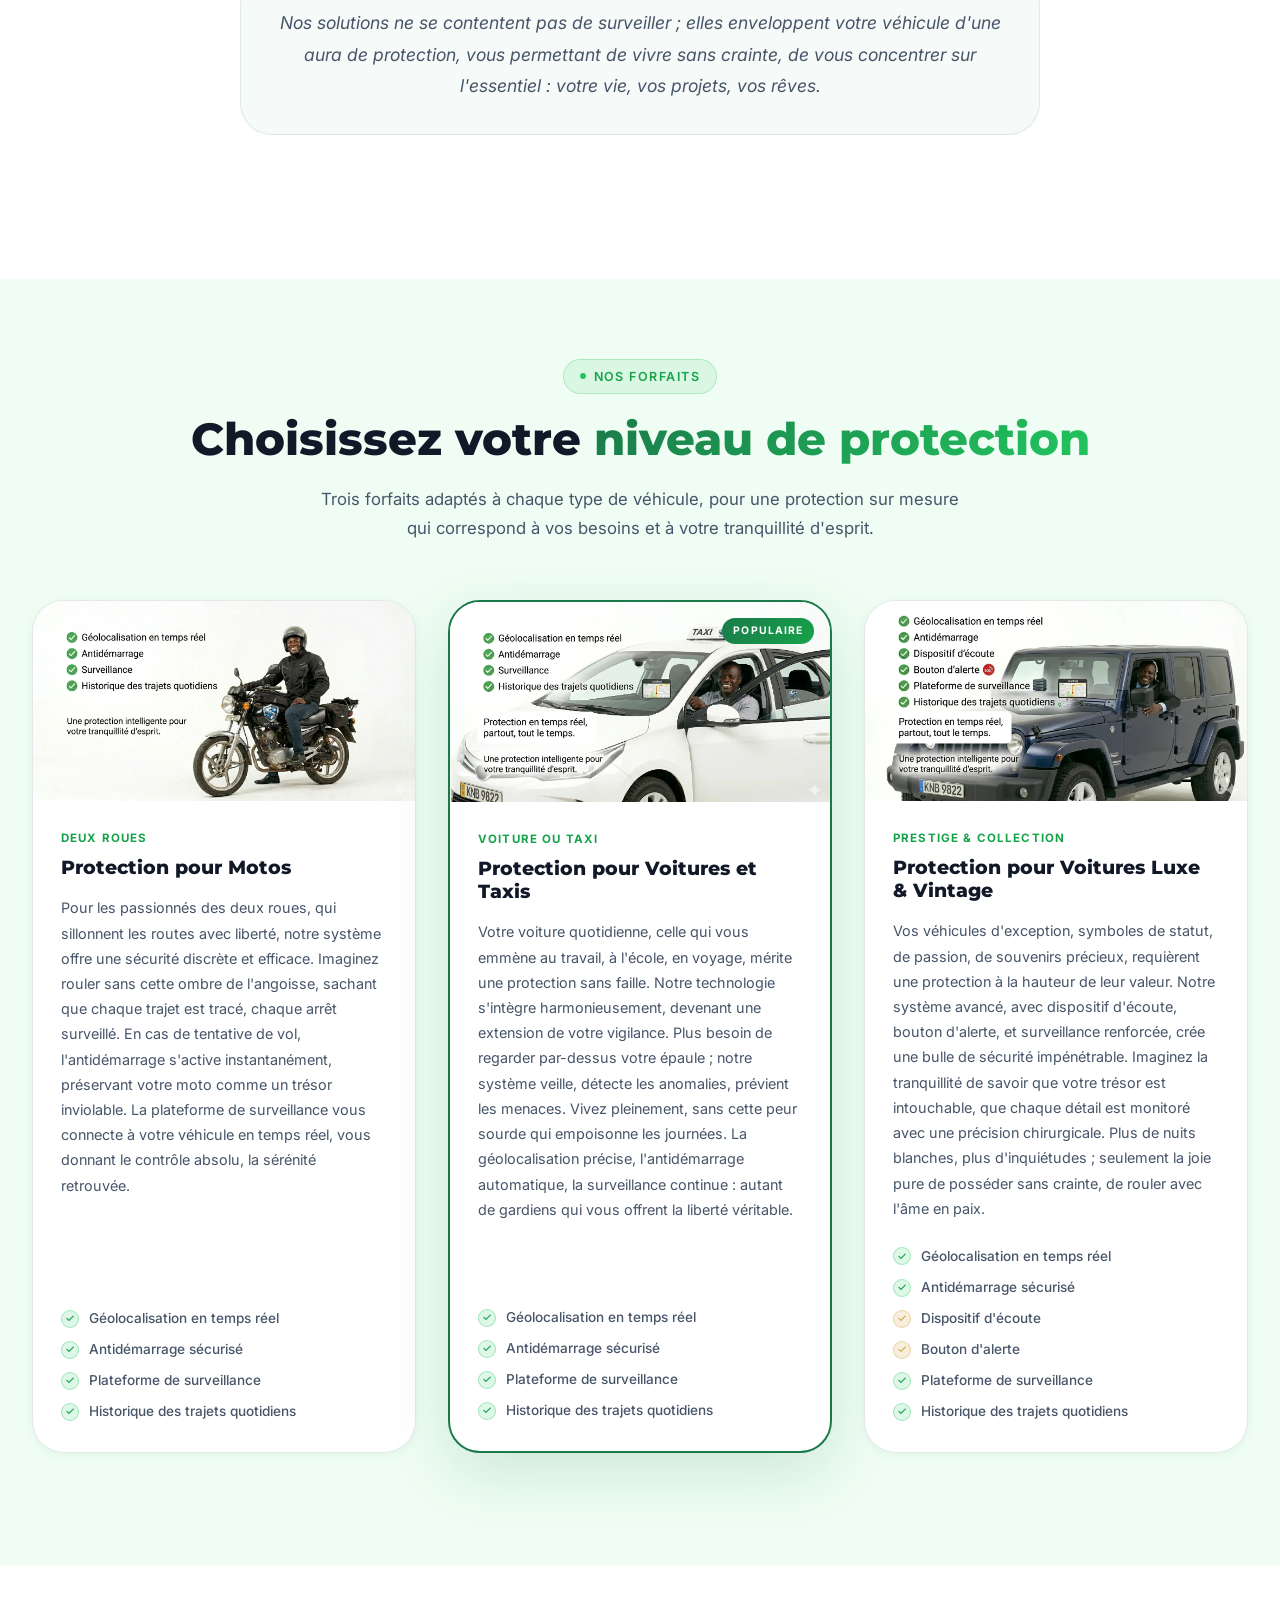
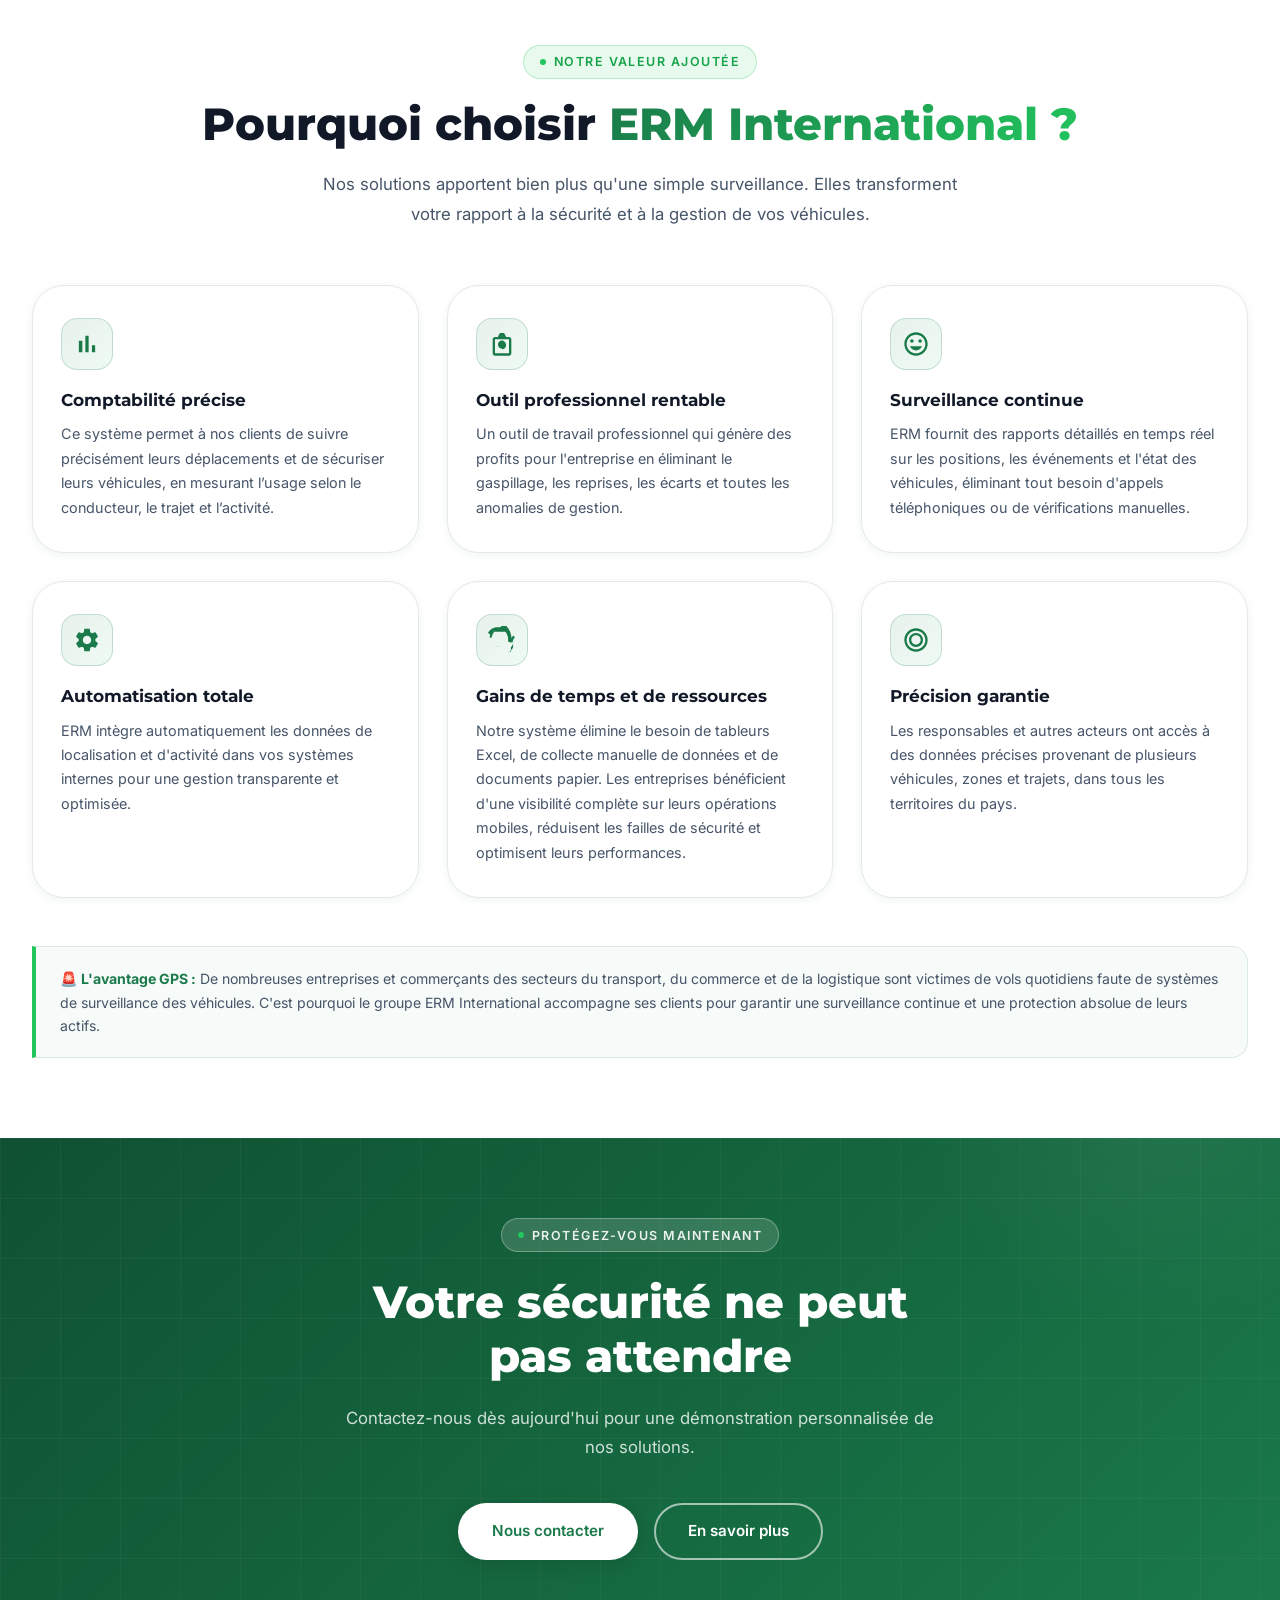
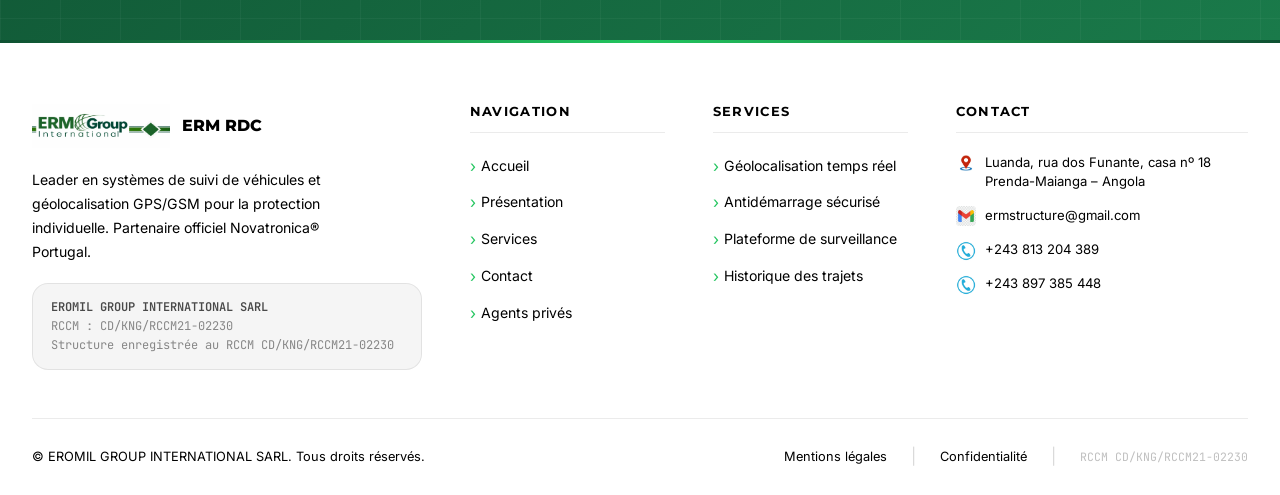
<file: services.html>
<!DOCTYPE html>
<html lang="fr">
<head>
  <meta charset="UTF-8" />
  <meta name="viewport" content="width=device-width, initial-scale=1.0" />
  <meta name="robots" content="index, follow, max-snippet:-1, max-image-preview:large, max-video-preview:-1" />
  <meta name="description" content="Services ERM RDC – Protection individuelle motos, taxis et voitures. Forfait Moto, Voiture ou Taxi, Voitures Luxe & Vintage. Géolocalisation GPS temps réel pour Ero, Eromil, ERM Moto, ERM Taxi, ERM Véhicule." />
  <meta name="keywords" content="ERM services, Ero, Eromil, ERM Moto, ERM Taxi, ERM Véhicule, protection moto Congo, sécurité voiture RDC, protection taxi RDC, forfait GPS, antidémarrage voiture, surveillance moto Kinshasa" />
  <meta name="author" content="ERM International Group" />
  <link rel="canonical" href="https://eromil-rdc.wuaze.com/services.html" />

  <!-- Open Graph / Facebook -->
  <meta property="og:type" content="website" />
  <meta property="og:url" content="https://eromil-rdc.wuaze.com/services.html" />
  <meta property="og:title" content="Services – ERM RDC | Protection Individuelle | Ero Eromil ERM Moto Taxi Véhicule" />
  <meta property="og:description" content="Découvrez nos services de protection individuelle : Moto, Voiture, Taxi, Voitures Luxe. Géolocalisation GPS temps réel pour Ero, Eromil, ERM Moto, ERM Taxi." />
  <meta property="og:image" content="https://eromil-rdc.wuaze.com/images/logo.webp" />
  <meta property="og:locale" content="fr_CD" />
  <meta property="og:site_name" content="ERM RDC" />

  <!-- Twitter -->
  <meta name="twitter:card" content="summary_large_image" />
  <meta name="twitter:title" content="Services – ERM RDC | Protection Individuelle des Véhicules" />
  <meta name="twitter:description" content="Découvrez nos services de protection individuelle pour motos, voitures et taxis avec géolocalisation GPS temps réel." />
  <meta name="twitter:image" content="https://eromil-rdc.wuaze.com/images/logo.webp" />

  <title>Services – ERM RDC | Protection Individuelle | Ero Eromil ERM Moto Taxi Véhicule</title>
  <link rel="stylesheet" href="css/style.css" />
</head>
<body>

<!-- ======================================================
     HEADER
     ====================================================== -->
<header class="header" id="header">
  <div class="container">
    <div class="header-inner">
      <a href="index.html" class="header-logo">
        <img src="images/logo.webp" alt="Logo ERM RDC" width="48" height="48" />
      </a>
      <nav class="nav">
        <a href="index.html" class="nav-link">Accueil</a>
        <a href="about.html" class="nav-link">Présentation</a>
        <a href="services.html" class="nav-link">Services</a>
        <a href="agents.html" class="nav-link">Agents</a>
        <a href="contact.html" class="nav-link">Contact</a>
      </nav>
      <a href="contact.html" class="btn-header-cta">
        <svg width="14" height="14" viewBox="0 0 24 24" fill="none" stroke="currentColor" stroke-width="2.5" stroke-linecap="round" stroke-linejoin="round"><path d="M22 16.92v3a2 2 0 0 1-2.18 2 19.79 19.79 0 0 1-8.63-3.07A19.5 19.5 0 0 1 4.69 12 19.79 19.79 0 0 1 1.61 3.41 2 2 0 0 1 3.6 1.24h3a2 2 0 0 1 2 1.72c.127.96.361 1.903.7 2.81a2 2 0 0 1-.45 2.11L7.91 8.85a16 16 0 0 0 6 6l.94-.94a2 2 0 0 1 2.11-.45c.907.339 1.85.573 2.81.7A2 2 0 0 1 22 16.92z"/></svg>
        Nous contacter
      </a>
      <button class="hamburger" id="hamburger" aria-label="Menu" aria-expanded="false">
        <span class="hamburger-line"></span>
        <span class="hamburger-line"></span>
        <span class="hamburger-line"></span>
      </button>
    </div>
  </div>
</header>

<!-- Menu Mobile -->
<div class="mobile-menu" id="mobile-menu">
  <a href="index.html" class="mobile-nav-link">Accueil</a>
  <a href="about.html" class="mobile-nav-link">Présentation</a>
  <a href="services.html" class="mobile-nav-link">Services</a>
  <a href="agents.html" class="mobile-nav-link">Agents</a>
  <a href="contact.html" class="mobile-nav-link">Contact</a>
  <div class="mobile-menu-cta">
    <a href="contact.html" class="btn btn-primary" style="width:100%;justify-content:center;">Nous contacter</a>
  </div>
</div>

<!-- ======================================================
     HERO INTERNE
     ====================================================== -->
<section class="hero-inner">
  <div class="container">
    <div class="hero-inner-content animate-fade-in-up">
      <div class="hero-label animate-fade-in-down animate-delay-1">
        <span class="hero-label-dot"></span>
        Nos solutions
      </div>
      <h1 class="hero-title animate-fade-in-up animate-delay-2">Protection Individuelle<br /><span>des Véhicules</span></h1>
      <p class="hero-text animate-fade-in-up animate-delay-3">
        Des systèmes intégrés GPS/GSM pour la sécurité de vos voitures et motos.
      </p>
      <nav class="breadcrumb animate-fade-in-up animate-delay-4" aria-label="Fil d'Ariane">
        <span class="breadcrumb-item"><a href="index.html">Accueil</a></span>
        <span class="breadcrumb-sep">›</span>
        <span class="breadcrumb-item breadcrumb-current">Services</span>
      </nav>
    </div>
  </div>
</section>

<!-- ======================================================
     NARRATION VOLS — SECTION SOMBRE
     ====================================================== -->
<section class="theft-section" id="vols">
  <div class="container">
    <div class="theft-content">
      <div class="animate-on-scroll-left">
        <div class="section-label" style="color:rgba(255,255,255,0.9);background:rgba(255,255,255,0.1);border-color:rgba(255,255,255,0.2);">
          Une réalité alarmante
        </div>
        <h2 class="theft-title">Les vols de véhicules :<br />une réalité quotidienne</h2>
        <p class="theft-text">
          Chaque jour, des milliers de voitures et de motos disparaissent, laissant derrière elles
          des familles dévastées et des propriétaires angoissés. Les rues de nos villes, autrefois
          lieux de liberté, sont devenues des terrains de chasse pour les voleurs. Mais il existe
          une solution : une protection invisible, une présence constante qui veille sur votre véhicule
          comme un ange gardien silencieux.
        </p>
        <p class="theft-text" style="margin-bottom:2.5rem;">
          Avec ERM RDC, redonnez-vous la paix intérieure, retrouvez le sommeil paisible,
          sachant que votre bien le plus précieux est sous bonne garde.
        </p>
      </div>

      <div class="theft-images animate-on-scroll-right">
        <div class="theft-img-wrap">
          <img
            src="images/plan1.webp"
            alt="Plan de prévention contre le vol"
            class="theft-img"
            width="600"
            height="220"
          />
          <span class="theft-img-label">Prévention</span>
        </div>
        <div class="theft-img-wrap">
          <img
            src="images/plan2.webp"
            alt="Plan de prévention contre le vol"
            class="theft-img"
            width="600"
            height="220"
          />
          <span class="theft-img-label">Prévention</span>
        </div>
      </div>
    </div>
  </div>
</section>

<!-- ======================================================
     INTRO SOLUTIONS
     ====================================================== -->
<section id="solutions-intro">
  <div class="container">
    <div class="section-header animate-on-scroll-up">
      <div class="section-label">Nos protections</div>
      <h2 class="section-title">Des solutions qui <span>transforment votre sécurité</span></h2>
    </div>
    <div class="solutions-intro animate-on-scroll-left">
      Nos solutions ne se contentent pas de surveiller ; elles enveloppent votre véhicule
      d'une aura de protection, vous permettant de vivre sans crainte, de vous concentrer
      sur l'essentiel : votre vie, vos projets, vos rêves.
    </div>
  </div>
</section>

<!-- ======================================================
     TROIS FORFAITS
     ====================================================== -->
<section class="section-alt" id="forfaits">
  <div class="container">
    <div class="section-header animate-on-scroll-up">
      <div class="section-label">Nos forfaits</div>
      <h2 class="section-title">Choisissez votre <span>niveau de protection</span></h2>
      <p class="section-subtitle">
        Trois forfaits adaptés à chaque type de véhicule, pour une protection sur mesure
        qui correspond à vos besoins et à votre tranquillité d'esprit.
      </p>
    </div>

    <!-- Forfaits en colonnes verticales sur desktop -->
    <div class="forfaits-grid">

      <!-- FORFAIT MOTO -->
      <div class="forfait-card animate-on-scroll-left">
        <div class="forfait-img-wrap">
          <img
            src="images/sereinmoto.webp"
            alt="Protection moto ERM RDC"
            class="forfait-img"
            width="400"
            height="200"
          />
        </div>
        <div class="forfait-body">
          <div class="forfait-type">Deux roues</div>
          <h3 class="forfait-title">Protection pour Motos</h3>
          <p class="forfait-text">
            Pour les passionnés des deux roues, qui sillonnent les routes avec liberté, notre
            système offre une sécurité discrète et efficace. Imaginez rouler sans cette ombre
            de l'angoisse, sachant que chaque trajet est tracé, chaque arrêt surveillé. En cas
            de tentative de vol, l'antidémarrage s'active instantanément, préservant votre moto
            comme un trésor inviolable. La plateforme de surveillance vous connecte à votre véhicule
            en temps réel, vous donnant le contrôle absolu, la sérénité retrouvée.
          </p>
          <div class="forfait-features">
            <div class="forfait-feature">
              <span class="forfait-feature-check">✓</span>
              Géolocalisation en temps réel
            </div>
            <div class="forfait-feature">
              <span class="forfait-feature-check">✓</span>
              Antidémarrage sécurisé
            </div>
            <div class="forfait-feature">
              <span class="forfait-feature-check">✓</span>
              Plateforme de surveillance
            </div>
            <div class="forfait-feature">
              <span class="forfait-feature-check">✓</span>
              Historique des trajets quotidiens
            </div>
          </div>
        </div>
      </div>

      <!-- FORFAIT VOITURE / TAXI -->
      <div class="forfait-card featured animate-on-scroll-right">
        <div class="forfait-img-wrap">
          <img
            src="images/sereinvoiture.webp"
            alt="Protection voiture ou taxi ERM RDC"
            class="forfait-img"
            width="400"
            height="200"
          />
        </div>
        <div class="forfait-body">
          <div class="forfait-type">Voiture ou Taxi</div>
          <h3 class="forfait-title">Protection pour Voitures et Taxis</h3>
          <p class="forfait-text">
            Votre voiture quotidienne, celle qui vous emmène au travail, à l'école, en voyage,
            mérite une protection sans faille. Notre technologie s'intègre harmonieusement,
            devenant une extension de votre vigilance. Plus besoin de regarder par-dessus votre
            épaule ; notre système veille, détecte les anomalies, prévient les menaces. Vivez
            pleinement, sans cette peur sourde qui empoisonne les journées. La géolocalisation
            précise, l'antidémarrage automatique, la surveillance continue : autant de gardiens
            qui vous offrent la liberté véritable.
          </p>
          <div class="forfait-features">
            <div class="forfait-feature">
              <span class="forfait-feature-check">✓</span>
              Géolocalisation en temps réel
            </div>
            <div class="forfait-feature">
              <span class="forfait-feature-check">✓</span>
              Antidémarrage sécurisé
            </div>
            <div class="forfait-feature">
              <span class="forfait-feature-check">✓</span>
              Plateforme de surveillance
            </div>
            <div class="forfait-feature">
              <span class="forfait-feature-check">✓</span>
              Historique des trajets quotidiens
            </div>
          </div>
        </div>
      </div>

      <!-- FORFAIT LUXE & VINTAGE -->
      <div class="forfait-card animate-on-scroll-scale">
        <div class="forfait-img-wrap">
          <img
            src="images/sereinjeep.webp"
            alt="Protection voiture luxe ERM RDC"
            class="forfait-img"
            width="400"
            height="200"
          />
        </div>
        <div class="forfait-body">
          <div class="forfait-type">Prestige &amp; Collection</div>
          <h3 class="forfait-title">Protection pour Voitures Luxe &amp; Vintage</h3>
          <p class="forfait-text">
            Vos véhicules d'exception, symboles de statut, de passion, de souvenirs précieux,
            requièrent une protection à la hauteur de leur valeur. Notre système avancé, avec
            dispositif d'écoute, bouton d'alerte, et surveillance renforcée, crée une bulle de
            sécurité impénétrable. Imaginez la tranquillité de savoir que votre trésor est
            intouchable, que chaque détail est monitoré avec une précision chirurgicale. Plus
            de nuits blanches, plus d'inquiétudes ; seulement la joie pure de posséder sans
            crainte, de rouler avec l'âme en paix.
          </p>
          <div class="forfait-features">
            <div class="forfait-feature">
              <span class="forfait-feature-check">✓</span>
              Géolocalisation en temps réel
            </div>
            <div class="forfait-feature">
              <span class="forfait-feature-check">✓</span>
              Antidémarrage sécurisé
            </div>
            <div class="forfait-feature">
              <span class="forfait-feature-check" style="background:rgba(212,168,83,0.2);border-color:rgba(212,168,83,0.4);color:var(--gold);">✓</span>
              Dispositif d'écoute
            </div>
            <div class="forfait-feature">
              <span class="forfait-feature-check" style="background:rgba(212,168,83,0.2);border-color:rgba(212,168,83,0.4);color:var(--gold);">✓</span>
              Bouton d'alerte
            </div>
            <div class="forfait-feature">
              <span class="forfait-feature-check">✓</span>
              Plateforme de surveillance
            </div>
            <div class="forfait-feature">
              <span class="forfait-feature-check">✓</span>
              Historique des trajets quotidiens
            </div>
          </div>
        </div>
      </div>
    </div>
  </div>
</section>

<!-- ======================================================
     SECTION AVANTAGES / VALEUR AJOUTÉE
     ====================================================== -->
<section id="avantages-services">
  <div class="container">
    <div class="section-header">
      <div class="section-label">Notre valeur ajoutée</div>
      <h2 class="section-title">Pourquoi choisir <span>ERM International ?</span></h2>
      <p class="section-subtitle">
        Nos solutions apportent bien plus qu'une simple surveillance. Elles transforment
        votre rapport à la sécurité et à la gestion de vos véhicules.
      </p>
    </div>

    <div class="benefits-grid animate-group">
      <div class="benefit-card animate-on-scroll-left">
        <div class="benefit-icon"><svg viewBox="0 0 24 24" fill="currentColor"><path d="M5 9.2h3V19H5zM10.6 5h2.8v14h-2.8zm5.6 8H19v6h-2.8z"/></svg></div>
        <h3 class="benefit-title">Comptabilité précise</h3>
        <p class="benefit-text">
          Ce système permet à nos clients de suivre précisément leurs déplacements et de sécuriser
          leurs véhicules, en mesurant l’usage selon le conducteur, le trajet et l’activité.
        </p>
      </div>
      <div class="benefit-card animate-on-scroll-up">
        <div class="benefit-icon"><svg viewBox="0 0 24 24" fill="currentColor"><path d="M18 6h-2.5l-.71-1.71C14.3 3.05 13.7 2.5 13 2.5h-2c-.7 0-1.3.55-1.79 1.79L8.5 6H6c-1.1 0-2 .9-2 2v12c0 1.1.9 2 2 2h12c1.1 0 2-.9 2-2V8c0-1.1-.9-2-2-2zm0 14H6V8h12v12zm-6-3.5c1.93 0 3.5-1.57 3.5-3.5S13.93 9 12 9s-3.5 1.57-3.5 3.5 1.57 3.5 3.5 3.5z"/></svg></div>
        <h3 class="benefit-title">Outil professionnel rentable</h3>
        <p class="benefit-text">
          Un outil de travail professionnel qui génère des profits pour l'entreprise en
          éliminant le gaspillage, les reprises, les écarts et toutes les anomalies de gestion.
        </p>
      </div>
      <div class="benefit-card animate-on-scroll-right">
        <div class="benefit-icon"><svg viewBox="0 0 24 24" fill="currentColor"><path d="M12 2C6.48 2 2 6.48 2 12s4.48 10 10 10 10-4.48 10-10S17.52 2 12 2zm0 18c-4.42 0-8-3.58-8-8s3.58-8 8-8 8 3.58 8 8-3.58 8-8 8zm3.5-9c.83 0 1.5-.67 1.5-1.5S16.33 8 15.5 8 14 8.67 14 9.5s.67 1.5 1.5 1.5zm-7 0c.83 0 1.5-.67 1.5-1.5S9.33 8 8.5 8 7 8.67 7 9.5 7.67 11 8.5 11zm3.5 6.5c2.33 0 4.31-1.46 5.11-3.5H6.89c.8 2.04 2.78 3.5 5.11 3.5z"/></svg></div>
        <h3 class="benefit-title">Surveillance continue</h3>
        <p class="benefit-text">
          ERM fournit des rapports détaillés en temps réel sur les positions, les événements et
          l'état des véhicules, éliminant tout besoin d'appels téléphoniques ou de vérifications
          manuelles.
        </p>
      </div>
      <div class="benefit-card animate-on-scroll-left">
        <div class="benefit-icon"><svg viewBox="0 0 24 24" fill="currentColor"><path d="M19.14 12.94c.04-.3.06-.61.06-.94 0-.32-.02-.64-.07-.94l2.03-1.58c.18-.14.23-.41.12-.62l-1.92-3.32c-.12-.22-.37-.29-.59-.22l-2.39.96c-.5-.38-1.03-.7-1.62-.94l-.36-2.54c-.04-.24-.24-.41-.48-.41h-3.84c-.24 0-.43.17-.47.41l-.36 2.54c-.59.24-1.13.57-1.62.94l-2.39-.96c-.22-.08-.47 0-.59.22L2.74 8.87c-.12.21-.08.48.1.62l2.03 1.58c-.05.3-.07.62-.07.94s.02.64.07.94l-2.03 1.58c-.18.14-.23.41-.1.62l1.92 3.32c.12.22.37.29.59.22l2.39-.96c.5.38 1.03.7 1.62.94l.36 2.54c.05.24.24.41.48.41h3.84c.24 0 .44-.17.47-.41l.36-2.54c.59-.24 1.13-.56 1.62-.94l2.39.96c.22.08.47 0 .59-.22l1.92-3.32c.12-.22.07-.48-.1-.62l-2.03-1.58zM12 15.6c-1.98 0-3.6-1.62-3.6-3.6s1.62-3.6 3.6-3.6 3.6 1.62 3.6 3.6-1.62 3.6-3.6 3.6z"/></svg></div>
        <h3 class="benefit-title">Automatisation totale</h3>
        <p class="benefit-text">
          ERM intègre automatiquement les données de localisation et d'activité dans vos systèmes
          internes pour une gestion transparente et optimisée.
        </p>
      </div>
      <div class="benefit-card animate-on-scroll-up">
        <div class="benefit-icon"><svg viewBox="0 0 24 24" fill="currentColor"><path d="M15 1H9v2h6V1zm4.03 12.98h2.05c.24-1.63.94-3.13 2.02-4.32l-1.45-1.45c-.95 1.04-1.7 2.32-2.07 3.72l-1.55 1.05zm2.45 4.5c-.92 1.66-2.22 3.12-3.88 4.15V22h2v-3.5a8.003 8.003 0 002.02-4.32h-2.05l1.91-1.33zM1 10.05h2.05c.24-1.63.94-3.13 2.02-4.32L3.62 4.28C2.67 5.32 1.92 6.6 1.55 8V8c0 .5.05 1 .15 1.5l-.42.55h-.28V10.05zm6.02 5.95c0 .54.05 1.08.13 1.6l-.35.49h2.17l.36-.49c.08-.52.13-1.06.13-1.6V18H7zm1-11h6.9c1.46 1.84 2.33 4.14 2.33 6.65 0 .56-.02 1.12-.07 1.66l2.62.95c.23-1.02.38-2.09.38-3.2 0-5.89-3.14-11-7.83-13.75C11.9 1.69 10 1 7.77 1 4.47 1 1.58 2.96 0 5.81l2.17 1.96c.75-1.08 1.78-2.04 2.85-2.77z"/></svg></div>
        <h3 class="benefit-title">Gains de temps et de ressources</h3>
        <p class="benefit-text">
          Notre système élimine le besoin de tableurs Excel, de collecte manuelle de données et de
          documents papier. Les entreprises bénéficient d'une visibilité complète sur leurs
          opérations mobiles, réduisent les failles de sécurité et optimisent leurs performances.
        </p>
      </div>
      <div class="benefit-card animate-on-scroll-right">
        <div class="benefit-icon"><svg viewBox="0 0 24 24" fill="currentColor"><path d="M12 2C6.48 2 2 6.48 2 12s4.48 10 10 10 10-4.48 10-10S17.52 2 12 2zm0 18c-4.42 0-8-3.58-8-8s3.58-8 8-8 8 3.58 8 8-3.58 8-8 8zm0-14c-3.31 0-6 2.69-6 6s2.69 6 6 6 6-2.69 6-6-2.69-6-6-6zm0 10c-2.21 0-4-1.79-4-4s1.79-4 4-4 4 1.79 4 4-1.79 4-4 4z"/></svg></div>
        <h3 class="benefit-title">Précision garantie</h3>
        <p class="benefit-text">
          Les responsables et autres acteurs ont accès à des données précises provenant de plusieurs
          véhicules, zones et trajets, dans tous les territoires du pays.
        </p>
      </div>
    </div>

    <!-- Note GPS -->
    <div class="agents-note animate-on-scroll-left" style="margin-top:3rem;">
      <strong>🚨 L'avantage GPS :</strong> De nombreuses entreprises et commerçants des secteurs
      du transport, du commerce et de la logistique sont victimes de vols quotidiens faute de
      systèmes de surveillance des véhicules. C'est pourquoi le groupe ERM International
      accompagne ses clients pour garantir une surveillance continue et une protection absolue
      de leurs actifs.
    </div>
  </div>
</section>

<!-- ======================================================
     CTA FINAL
     ====================================================== -->
<section class="cta-section" id="cta-services">
  <div class="container">
    <div class="cta-content animate-on-scroll-scale">
      <div class="section-label" style="color:rgba(255,255,255,0.9);background:rgba(255,255,255,0.15);border-color:rgba(255,255,255,0.3);margin:0 auto 1.5rem;display:inline-flex;">
        Protégez-vous maintenant
      </div>
      <h2 class="cta-title">Votre sécurité ne peut<br />pas attendre</h2>
      <p class="cta-text">
        Contactez-nous dès aujourd'hui pour une démonstration personnalisée de nos solutions.
      </p>
      <div class="cta-actions">
        <a href="contact.html" class="btn btn-white">Nous contacter</a>
        <a href="about.html" class="btn btn-outline-white">En savoir plus</a>
      </div>
    </div>
  </div>
</section>

<!-- ======================================================
     FOOTER
     ====================================================== -->
<footer class="footer">
  <div class="container">
    <div class="footer-top">
      <div class="footer-brand">
        <a href="index.html" class="footer-logo">
          <img src="images/logo.webp" alt="ERM RDC Logo" width="44" height="44" />
          <span class="footer-logo-name">ERM RDC</span>
        </a>
        <p class="footer-tagline">
          Leader en systèmes de suivi de véhicules et géolocalisation GPS/GSM pour la protection individuelle.
          Partenaire officiel Novatronica® Portugal.
        </p>
        <div class="footer-legal-block">
          <strong>EROMIL GROUP INTERNATIONAL SARL</strong><br />
          RCCM : CD/KNG/RCCM21-02230<br />
          Structure enregistrée au RCCM CD/KNG/RCCM21-02230
        </div>
      </div>
      <div>
        <h4 class="footer-col-title">Navigation</h4>
        <ul class="footer-links">
          <li><a href="index.html" class="footer-link">Accueil</a></li>
          <li><a href="about.html" class="footer-link">Présentation</a></li>
          <li><a href="services.html" class="footer-link">Services</a></li>
          <li><a href="contact.html" class="footer-link">Contact</a></li>
          <li><a href="agents.html" class="footer-link">Agents privés</a></li>
        </ul>
      </div>
      <div>
        <h4 class="footer-col-title">Services</h4>
        <ul class="footer-links">
          <li><a href="services.html" class="footer-link">Géolocalisation temps réel</a></li>
          <li><a href="services.html" class="footer-link">Antidémarrage sécurisé</a></li>
          <li><a href="services.html" class="footer-link">Plateforme de surveillance</a></li>
          <li><a href="services.html" class="footer-link">Historique des trajets</a></li>
        </ul>
      </div>
      <div>
        <h4 class="footer-col-title">Contact</h4>
        <div class="footer-contact-items">
          <div class="footer-contact-item">
            <span class="footer-contact-icon"><img src="images/local.webp" alt="Localisation" /></span>
            <span class="footer-contact-text">Luanda, rua dos Funante, casa nº 18<br />Prenda-Maianga – Angola</span>
          </div>
          <div class="footer-contact-item">
            <span class="footer-contact-icon"><img src="images/mail.webp" alt="Email" /></span>
            <a href="mailto:ermstructure@gmail.com" class="footer-contact-text">ermstructure@gmail.com</a>
          </div>
          <div class="footer-contact-item">
            <span class="footer-contact-icon"><img src="images/tel.webp" alt="Téléphone" /></span>
            <a href="tel:+243813204389" class="footer-contact-text">+243 813 204 389</a>
          </div>
          <div class="footer-contact-item">
            <span class="footer-contact-icon"><img src="images/tel.webp" alt="Téléphone" /></span>
            <a href="tel:+243897385448" class="footer-contact-text">+243 897 385 448</a>
          </div>
        </div>
      </div>
    </div>
    <div class="footer-bottom">
      <div class="footer-bottom-left">© EROMIL GROUP INTERNATIONAL SARL. Tous droits réservés.</div>
      <div class="footer-bottom-right">
        <a href="#" class="footer-bottom-link">Mentions légales</a>
        <span class="footer-bottom-sep">|</span>
        <a href="#" class="footer-bottom-link">Confidentialité</a>
        <span class="footer-bottom-sep">|</span>
        <span class="footer-rccm">RCCM CD/KNG/RCCM21-02230</span>
      </div>
    </div>
  </div>
</footer>

<div class="seo-hidden" aria-hidden="true">
  ERM RDC services protection voiture taxi moto Congo forfait GPS antidémarrage surveillance Kinshasa sécurité véhicule luxe vintage
</div>

<script src="js/main.js"></script>
</body>
</html>
</file>
<file: css/style.css>
/* ============================================================
   ERM RDC — Style Global Premium
   Protection Individuelle des Véhicules
   ============================================================ */

/* ---- Google Fonts ---- */
@import url('https://fonts.googleapis.com/css2?family=Montserrat:wght@400;500;600;700;800;900&family=Inter:wght@300;400;500;600;700&family=JetBrains+Mono:wght@400;500&display=swap');

/* ---- CSS Variables ---- */
:root {
  --green-primary: #1a7a4a;
  --green-light: #22c55e;
  --green-glow: #16a34a;
  --green-deep: #0f5132;
  --green-pale: #dcfce7;
  --green-mid: #166534;

  --dark-bg: #ffffff;
  --dark-card: #f8fafc;
  --dark-border: #e5e7eb;

  --text-primary: #111827;
  --text-secondary: #475569;
  --text-muted: #6b7280;
  --white: #ffffff;
  --gold: #d4a853;

  --bg-hero: #0d1f14;
  --bg-section-alt: #f0fdf4;

  --shadow-sm: 0 2px 8px rgba(26,122,74,0.08);
  --shadow-md: 0 8px 30px rgba(26,122,74,0.12);
  --shadow-lg: 0 20px 60px rgba(26,122,74,0.16);
  --shadow-xl: 0 30px 80px rgba(0,0,0,0.15);

  --radius-sm: 0.5rem;
  --radius-md: 1rem;
  --radius-lg: 1.5rem;
  --radius-xl: 2rem;

  --transition-fast: 200ms ease;
  --transition-normal: 350ms ease;
  --transition-slow: 600ms ease;

  --header-h: 80px;
  --container-max: 1280px;
}

/* ---- Reset & Base ---- */
*, *::before, *::after {
  box-sizing: border-box;
  margin: 0;
  padding: 0;
}

html {
  scroll-behavior: smooth;
  font-size: 16px;
}

body {
  font-family: 'Inter', sans-serif;
  background-color: var(--dark-bg);
  color: var(--text-primary);
  line-height: 1.7;
  overflow-x: hidden;
  -webkit-font-smoothing: antialiased;
  -moz-osx-font-smoothing: grayscale;
}

img {
  max-width: 100%;
  height: auto;
  display: block;
}

/* Mail icon styling */
img[src*="mail.webp"] {
  border-radius: 4px;
}

a {
  text-decoration: none;
  color: inherit;
}

ul, ol {
  list-style: none;
}

button {
  cursor: pointer;
  border: none;
  background: none;
  font-family: inherit;
}

/* ---- Typography ---- */
h1, h2, h3, h4, h5, h6 {
  font-family: 'Montserrat', sans-serif;
  font-weight: 700;
  line-height: 1.2;
  color: var(--text-primary);
}

.mono {
  font-family: 'JetBrains Mono', monospace;
}

/* ---- Container ---- */
.container {
  max-width: var(--container-max);
  margin: 0 auto;
  padding: 0 2rem;
}

@media (max-width: 768px) {
  .container { padding: 0 1.25rem; }
}

/* ============================================================
   HEADER / NAVIGATION
   ============================================================ */
.header {
  position: fixed;
  top: 0;
  left: 0;
  right: 0;
  height: var(--header-h);
  z-index: 1000;
  background: #ffffff;
  backdrop-filter: blur(16px);
  -webkit-backdrop-filter: blur(16px);
  border-bottom: 1px solid rgba(26,122,74,0.08);
  transition: background var(--transition-normal), box-shadow var(--transition-normal);
}

.header.scrolled {
  background: #ffffff;
  box-shadow: 0 4px 24px rgba(26,122,74,0.13);
  border-bottom-color: rgba(26,122,74,0.15);
}

.header-inner {
  display: flex;
  align-items: center;
  justify-content: space-between;
  height: 100%;
  gap: 1.5rem;
  padding-top: 0.5rem;
}

/* Logo */
.header-logo {
  display: flex;
  align-items: center;
  gap: 0.75rem;
  flex-shrink: 0;
  text-decoration: none;
}

.header-logo img {
  height: 48px;
  width: auto;
  object-fit: contain;
}

.header-logo-text {
  display: flex;
  flex-direction: column;
}

.header-logo-name {
  font-family: 'Montserrat', sans-serif;
  font-weight: 800;
  font-size: 1.1rem;
  color: var(--green-primary);
  letter-spacing: -0.02em;
  line-height: 1.1;
}

.header-logo-tagline {
  font-size: 0.65rem;
  color: var(--text-muted);
  font-weight: 500;
  letter-spacing: 0.04em;
  text-transform: uppercase;
}

/* Navigation principale */
.nav {
  display: flex;
  align-items: center;
  gap: 0.25rem;
}

.nav-link {
  font-family: 'Inter', sans-serif;
  font-weight: 500;
  font-size: 0.9rem;
  color: var(--text-secondary);
  padding: 0.5rem 0.9rem;
  border-radius: var(--radius-sm);
  transition: color var(--transition-fast), background var(--transition-fast);
  position: relative;
}

.nav-link::after {
  content: '';
  position: absolute;
  bottom: 2px;
  left: 50%;
  transform: translateX(-50%) scaleX(0);
  width: 60%;
  height: 2px;
  background: var(--green-light);
  border-radius: 2px;
  transition: transform var(--transition-fast);
}

.nav-link:hover {
  color: var(--green-primary);
  background: rgba(26,122,74,0.06);
}

.nav-link:hover::after,
.nav-link.active::after {
  transform: translateX(-50%) scaleX(1);
}

.nav-link.active {
  color: var(--green-primary);
  font-weight: 600;
}

/* CTA Header */
.btn-header-cta {
  display: flex;
  align-items: center;
  gap: 0.5rem;
  background: linear-gradient(135deg, var(--green-primary), var(--green-glow));
  color: #fff;
  font-family: 'Inter', sans-serif;
  font-weight: 600;
  font-size: 0.88rem;
  padding: 0.6rem 1.4rem;
  border-radius: 999px;
  border: none;
  cursor: pointer;
  transition: all var(--transition-fast);
  box-shadow: 0 4px 15px rgba(26,122,74,0.35);
  white-space: nowrap;
  text-decoration: none;
}

.btn-header-cta:hover {
  transform: translateY(-2px);
  box-shadow: 0 8px 25px rgba(26,122,74,0.45);
  background: linear-gradient(135deg, var(--green-glow), var(--green-primary));
}

/* Hamburger */
.hamburger {
  display: none;
  flex-direction: column;
  gap: 4px;
  width: 24px;
  height: 18px;
  cursor: pointer;
  padding: 2px;
  z-index: 1100;
}

.hamburger-line {
  width: 100%;
  height: 2px;
  background: var(--green-primary);
  border-radius: 2px;
  transition: transform var(--transition-fast), opacity var(--transition-fast), width var(--transition-fast);
  transform-origin: center;
}

.hamburger.open .hamburger-line:nth-child(1) {
  transform: translateY(7px) rotate(45deg);
}
.hamburger.open .hamburger-line:nth-child(2) {
  opacity: 0;
  transform: scaleX(0);
}
.hamburger.open .hamburger-line:nth-child(3) {
  transform: translateY(-7px) rotate(-45deg);
}

/* Menu mobile overlay */
.mobile-menu {
  display: none;
  position: fixed;
  top: var(--header-h);
  left: 0;
  right: 0;
  bottom: 0;
  z-index: 999;
  background: rgba(255,255,255,0.98);
  backdrop-filter: blur(20px);
  -webkit-backdrop-filter: blur(20px);
  padding: 2rem 1.5rem;
  flex-direction: column;
  gap: 0.5rem;
  overflow-y: auto;
  transform: translateX(100%);
  transition: transform var(--transition-normal);
}

.mobile-menu.active {
  transform: translateX(0);
  display: flex;
}

.mobile-nav-link {
  font-family: 'Montserrat', sans-serif;
  font-weight: 600;
  font-size: 1.2rem;
  color: var(--text-primary);
  padding: 1rem 1.25rem;
  border-radius: var(--radius-md);
  transition: all var(--transition-fast);
  border-left: 3px solid transparent;
  text-decoration: none;
}

.mobile-nav-link:hover,
.mobile-nav-link.active {
  color: var(--green-primary);
  background: rgba(26,122,74,0.06);
  border-left-color: var(--green-light);
}

.mobile-nav-link {
  display: flex;
  align-items: center;
  gap: 0.9rem;
}

.mobile-nav-icon {
  display: inline-flex;
  align-items: center;
  justify-content: center;
  width: 1.2rem;
  height: 1.2rem;
  min-width: 1.2rem;
  color: var(--green-primary);
}

.mobile-nav-icon svg {
  width: 100%;
  height: 100%;
}

.mobile-menu-cta {
  margin-top: 1.5rem;
}

/* ============================================================
   BOUTONS GLOBAUX
   ============================================================ */
.btn {
  display: inline-flex;
  align-items: center;
  justify-content: center;
  gap: 0.5rem;
  font-family: 'Inter', sans-serif;
  font-weight: 600;
  font-size: 0.95rem;
  padding: 0.85rem 2rem;
  border-radius: 999px;
  border: 2px solid transparent;
  cursor: pointer;
  text-decoration: none;
  transition: all var(--transition-normal);
  white-space: nowrap;
}

.btn-primary {
  background: linear-gradient(135deg, var(--green-primary), var(--green-glow));
  color: #fff;
  box-shadow: 0 6px 20px rgba(26,122,74,0.35);
}

.btn-primary:hover {
  transform: translateY(-3px);
  box-shadow: 0 12px 32px rgba(26,122,74,0.45);
  background: linear-gradient(135deg, var(--green-glow), var(--green-deep));
}

.btn-outline {
  background: transparent;
  color: var(--green-primary);
  border-color: var(--green-primary);
}

.btn-outline:hover {
  background: var(--green-primary);
  color: #fff;
  transform: translateY(-3px);
  box-shadow: 0 8px 24px rgba(26,122,74,0.25);
}

.btn-white {
  background: #fff;
  color: var(--green-primary);
  box-shadow: 0 4px 20px rgba(0,0,0,0.12);
}

.btn-white:hover {
  transform: translateY(-3px);
  box-shadow: 0 10px 30px rgba(0,0,0,0.18);
}

.btn-outline-white {
  background: transparent;
  color: #fff;
  border-color: rgba(255,255,255,0.6);
}

.btn-outline-white:hover {
  background: rgba(255,255,255,0.15);
  border-color: #fff;
  transform: translateY(-3px);
}

/* ============================================================
   SECTIONS GÉNÉRALES
   ============================================================ */
section {
  padding: 5rem 0;
}

.section-label {
  display: inline-flex;
  align-items: center;
  gap: 0.5rem;
  font-family: 'Inter', sans-serif;
  font-weight: 600;
  font-size: 0.78rem;
  letter-spacing: 0.12em;
  text-transform: uppercase;
  color: var(--green-glow);
  background: rgba(34,197,94,0.1);
  border: 1px solid rgba(34,197,94,0.25);
  padding: 0.35rem 1rem;
  border-radius: 999px;
  margin-bottom: 1.25rem;
}

.section-label::before {
  content: '';
  width: 6px;
  height: 6px;
  background: var(--green-light);
  border-radius: 50%;
  animation: pulse-dot 2s infinite;
}

@keyframes pulse-dot {
  0%, 100% { opacity: 1; transform: scale(1); }
  50% { opacity: 0.5; transform: scale(0.8); }
}

.section-title {
  font-family: 'Montserrat', sans-serif;
  font-weight: 800;
  font-size: clamp(1.8rem, 3.5vw, 2.8rem);
  line-height: 1.15;
  color: var(--text-primary);
  margin-bottom: 1.25rem;
}

.section-title span {
  background: linear-gradient(135deg, var(--green-primary), var(--green-light));
  -webkit-background-clip: text;
  -webkit-text-fill-color: transparent;
  background-clip: text;
}

.section-subtitle {
  font-size: 1.05rem;
  color: var(--text-secondary);
  max-width: 640px;
  line-height: 1.75;
}

.section-header {
  text-align: center;
  margin-bottom: 3.5rem;
}

.section-header .section-label {
  display: inline-flex;
}

.section-header .section-subtitle {
  margin: 0 auto;
}

/* Alternance sections */
.section-alt {
  background: var(--bg-section-alt);
}

/* ============================================================
   HERO — PAGE D'ACCUEIL
   ============================================================ */
.hero {
  position: relative;
  min-height: 100vh;
  background: var(--bg-hero);
  display: flex;
  align-items: center;
  overflow: hidden;
  padding-top: calc(var(--header-h) + 0.5rem);
}

/* Gradient fond hero */
.hero::before {
  content: '';
  position: absolute;
  inset: 0;
  background:
    radial-gradient(ellipse 70% 50% at 65% 40%, rgba(26,122,74,0.35) 0%, transparent 60%),
    radial-gradient(ellipse 40% 40% at 20% 70%, rgba(34,197,94,0.12) 0%, transparent 60%),
    linear-gradient(160deg, #0d1f14 0%, #071408 60%, #0a1a0d 100%);
  z-index: 0;
}

/* Motif grille subtil */
.hero::after {
  content: '';
  position: absolute;
  inset: 0;
  background-image:
    linear-gradient(rgba(34,197,94,0.04) 1px, transparent 1px),
    linear-gradient(90deg, rgba(34,197,94,0.04) 1px, transparent 1px);
  background-size: 60px 60px;
  z-index: 0;
}

.hero-content {
  position: relative;
  z-index: 2;
  display: grid;
  grid-template-columns: 1fr 1fr;
  gap: 3rem;
  align-items: center;
  padding: 2rem 0 0;
}

.hero-left {}

.hero-label {
  display: inline-flex;
  align-items: center;
  gap: 0.5rem;
  font-family: 'Inter', sans-serif;
  font-weight: 600;
  font-size: 0.78rem;
  letter-spacing: 0.14em;
  text-transform: uppercase;
  color: var(--green-light);
  background: rgba(34,197,94,0.12);
  border: 1px solid rgba(34,197,94,0.3);
  padding: 0.4rem 1.1rem;
  border-radius: 999px;
  margin-bottom: 1.75rem;
}

.hero-label-dot {
  width: 6px;
  height: 6px;
  background: var(--green-light);
  border-radius: 50%;
  animation: pulse-dot 2s infinite;
}

.hero-title {
  font-family: 'Montserrat', sans-serif;
  font-weight: 900;
  font-size: clamp(2.4rem, 5vw, 4rem);
  line-height: 1.08;
  color: #fff;
  margin-bottom: 1.5rem;
  letter-spacing: -0.02em;
}

.hero-text-line {
  display: inline-block;
  opacity: 0;
  animation: textFadeIn 0.8s ease-out forwards;
}

.hero-text-line:nth-child(1) { animation-delay: 0.2s; }
.hero-text-line:nth-child(2) { animation-delay: 0.4s; }
.hero-text-line:nth-child(3) { animation-delay: 0.6s; }
.hero-text-line:nth-child(4) { animation-delay: 0.8s; }

.hero-text-drop {
  position: relative;
  display: inline-block;
}

.hero-text-priority {
  position: relative;
  display: inline-block;
  animation: pixarDrop 1.8s cubic-bezier(0.68, -0.55, 0.265, 1.55) 0.8s forwards;
  transform-origin: center top;
  background: linear-gradient(135deg, var(--green-light), #86efac);
  -webkit-background-clip: text;
  -webkit-text-fill-color: transparent;
  background-clip: text;
}

.hero-title span {
  background: linear-gradient(135deg, var(--green-light), #86efac);
  -webkit-background-clip: text;
  -webkit-text-fill-color: transparent;
  background-clip: text;
}

.hero-text {
  font-size: 1.1rem;
  color: rgba(255,255,255,0.72);
  line-height: 1.75;
  margin-bottom: 2.5rem;
  max-width: 520px;
}

.hero-actions {
  display: flex;
  align-items: center;
  gap: 1rem;
  flex-wrap: wrap;
  margin-bottom: 3rem;
}

/* Features chips hero */
.hero-features {
  display: flex;
  flex-wrap: wrap;
  gap: 0.75rem;
}

.hero-feature {
  display: flex;
  align-items: center;
  gap: 0.5rem;
  background: rgba(255,255,255,0.06);
  border: 1px solid rgba(255,255,255,0.1);
  padding: 0.5rem 1rem;
  border-radius: 999px;
  font-size: 0.82rem;
  color: rgba(255,255,255,0.8);
  font-weight: 500;
  backdrop-filter: blur(8px);
}

.hero-feature-icon {
  width: 18px;
  height: 18px;
  background: linear-gradient(135deg, var(--green-primary), var(--green-light));
  border-radius: 50%;
  display: flex;
  align-items: center;
  justify-content: center;
  font-size: 0.65rem;
  color: #fff;
  flex-shrink: 0;
}

/* Visuel héro droit — Dashboard GPS */
.hero-right {
  position: relative;
  display: flex;
  align-items: center;
  justify-content: center;
}

.hero-visual {
  position: relative;
  width: 100%;
  max-width: 520px;
  margin: 0 auto;
}

/* Carte principale glassmorphism */
.hero-card-main {
  background: rgba(255,255,255,0.06);
  backdrop-filter: blur(20px);
  -webkit-backdrop-filter: blur(20px);
  border: 1px solid rgba(255,255,255,0.12);
  border-radius: var(--radius-xl);
  padding: 2rem;
  box-shadow: 0 30px 80px rgba(0,0,0,0.4);
  position: relative;
  overflow: hidden;
}

.hero-card-main::before {
  content: '';
  position: absolute;
  top: 0;
  left: 0;
  right: 0;
  height: 1px;
  background: linear-gradient(90deg, transparent, rgba(255,255,255,0.3), transparent);
}

.hero-card-header {
  display: flex;
  align-items: center;
  justify-content: space-between;
  margin-bottom: 1.5rem;
}

.hero-card-title {
  font-family: 'Montserrat', sans-serif;
  font-weight: 700;
  font-size: 0.95rem;
  color: #fff;
}

.hero-card-badge {
  background: rgba(34,197,94,0.2);
  border: 1px solid rgba(34,197,94,0.4);
  color: var(--green-light);
  font-size: 0.72rem;
  font-weight: 600;
  padding: 0.25rem 0.7rem;
  border-radius: 999px;
  display: flex;
  align-items: center;
  gap: 0.35rem;
}

.hero-card-badge::before {
  content: '';
  width: 5px;
  height: 5px;
  background: var(--green-light);
  border-radius: 50%;
  animation: blink 1.5s infinite;
}

@keyframes blink {
  0%, 100% { opacity: 1; }
  50% { opacity: 0.2; }
}

/* Map GPS simulée */
.hero-map {
  background: rgba(26,122,74,0.08);
  border: 1px solid rgba(34,197,94,0.15);
  border-radius: var(--radius-md);
  height: 180px;
  position: relative;
  overflow: hidden;
  margin-bottom: 1.5rem;
}

.hero-map-bg {
  width: 100%;
  height: 100%;
  background:
    linear-gradient(rgba(34,197,94,0.05) 1px, transparent 1px),
    linear-gradient(90deg, rgba(34,197,94,0.05) 1px, transparent 1px);
  background-size: 25px 25px;
  position: absolute;
}

.hero-map-route {
  position: absolute;
  top: 50%;
  left: 10%;
  right: 10%;
  height: 2px;
  background: linear-gradient(90deg, var(--green-glow), var(--green-light));
  transform: translateY(-50%);
  border-radius: 2px;
}

.hero-map-route::before {
  content: '';
  position: absolute;
  right: -5px;
  top: 50%;
  transform: translateY(-50%);
  width: 10px;
  height: 10px;
  background: var(--green-light);
  border-radius: 50%;
  box-shadow: 0 0 12px var(--green-light);
  animation: pulse-map 2s infinite;
}

@keyframes pulse-map {
  0% { box-shadow: 0 0 0 0 rgba(34,197,94,0.6); }
  70% { box-shadow: 0 0 0 10px rgba(34,197,94,0); }
  100% { box-shadow: 0 0 0 0 rgba(34,197,94,0); }
}

.hero-map-pin {
  position: absolute;
  width: 20px;
  height: 20px;
  background: linear-gradient(135deg, var(--green-primary), var(--green-light));
  border-radius: 50% 50% 50% 0;
  transform: rotate(-45deg);
  top: 30%;
  left: 30%;
  box-shadow: 0 4px 12px rgba(26,122,74,0.5);
}

.hero-map-pin-2 {
  top: 55%;
  left: 60%;
  background: linear-gradient(135deg, #d4a853, #f0c070);
}

/* Stats mini */
.hero-stats {
  display: grid;
  grid-template-columns: repeat(3, 1fr);
  gap: 0.75rem;
}

.hero-stat {
  background: rgba(255,255,255,0.04);
  border: 1px solid rgba(255,255,255,0.08);
  border-radius: var(--radius-sm);
  padding: 0.75rem;
  text-align: center;
}

.hero-stat-num {
  font-family: 'Montserrat', sans-serif;
  font-weight: 800;
  font-size: 1.25rem;
  color: var(--green-light);
  line-height: 1;
  margin-bottom: 0.2rem;
}

.hero-stat-label {
  font-size: 0.68rem;
  color: rgba(255,255,255,0.5);
  font-weight: 500;
  text-transform: uppercase;
  letter-spacing: 0.06em;
}

/* Éléments flottants */
.hero-floating {
  position: absolute;
  pointer-events: none;
}

.hero-float-shield {
  top: -20px;
  right: -20px;
  width: 80px;
  height: 80px;
  background: linear-gradient(135deg, rgba(26,122,74,0.3), rgba(34,197,94,0.15));
  border: 1px solid rgba(34,197,94,0.3);
  border-radius: 50%;
  display: flex;
  align-items: center;
  justify-content: center;
  font-size: 2rem;
  animation: float-1 4s ease-in-out infinite;
}

.hero-float-gps {
  bottom: -15px;
  left: -25px;
  background: rgba(255,255,255,0.06);
  backdrop-filter: blur(12px);
  border: 1px solid rgba(255,255,255,0.12);
  border-radius: var(--radius-md);
  padding: 0.75rem 1rem;
  display: flex;
  align-items: center;
  gap: 0.5rem;
  font-size: 0.78rem;
  color: rgba(255,255,255,0.85);
  font-weight: 600;
  animation: float-2 5s ease-in-out infinite;
  white-space: nowrap;
}

.hero-float-gps-dot {
  width: 8px;
  height: 8px;
  background: var(--green-light);
  border-radius: 50%;
  animation: blink 1.5s infinite;
}

@keyframes float-1 {
  0%, 100% { transform: translateY(0) rotate(0deg); }
  50% { transform: translateY(-10px) rotate(5deg); }
}

@keyframes float-2 {
  0%, 100% { transform: translateY(0); }
  50% { transform: translateY(-8px); }
}

/* ============================================================
   HERO — PAGES INTERNES
   ============================================================ */
.hero-inner {
  position: relative;
  background: linear-gradient(155deg, #0d1f14 0%, #071408 50%, #091a0c 100%);
  padding: calc(var(--header-h) + 4rem) 0 4rem;
  overflow: hidden;
}

.hero-inner::before {
  content: '';
  position: absolute;
  inset: 0;
  background:
    radial-gradient(ellipse 60% 60% at 80% 50%, rgba(26,122,74,0.25) 0%, transparent 60%),
    radial-gradient(ellipse 40% 40% at 20% 70%, rgba(34,197,94,0.08) 0%, transparent 60%);
  z-index: 0;
}

.hero-inner::after {
  content: '';
  position: absolute;
  inset: 0;
  background-image:
    linear-gradient(rgba(34,197,94,0.04) 1px, transparent 1px),
    linear-gradient(90deg, rgba(34,197,94,0.04) 1px, transparent 1px);
  background-size: 60px 60px;
  z-index: 0;
}

.hero-inner-content {
  position: relative;
  z-index: 1;
  text-align: center;
}

.hero-inner .hero-label {
  margin-bottom: 1.25rem;
}

.hero-inner .hero-title {
  margin-bottom: 1.25rem;
  max-width: 800px;
  margin-left: auto;
  margin-right: auto;
}

.hero-inner .hero-text {
  max-width: 640px;
  margin: 0 auto 2rem;
  text-align: center;
}

/* Fil d'Ariane */
.breadcrumb {
  display: flex;
  align-items: center;
  gap: 0.5rem;
  justify-content: center;
  margin-top: 1rem;
}

.breadcrumb-item {
  font-size: 0.82rem;
  color: rgba(255,255,255,0.45);
  font-weight: 500;
}

.breadcrumb-item a {
  color: rgba(255,255,255,0.6);
  transition: color var(--transition-fast);
}

.breadcrumb-item a:hover {
  color: var(--green-light);
}

.breadcrumb-sep {
  color: rgba(255,255,255,0.25);
  font-size: 0.75rem;
}

.breadcrumb-current {
  color: var(--green-light);
}

/* ============================================================
   SECTION STORY / NOTRE HISTOIRE
   ============================================================ */
.story-section {
  padding: 5rem 0;
  background: var(--bg-light);
}

.story-grid {
  display: grid;
  grid-template-columns: 1fr 1fr;
  gap: 5rem;
  align-items: center;
}

.story-left {
  position: relative;
}

.story-img {
  width: 100%;
  height: 450px;
  object-fit: cover;
  border-radius: 0;
  box-shadow: var(--shadow-lg);
}

.story-right {}

.story-text {
  font-size: 1.1rem;
  color: var(--text-secondary);
  line-height: 1.7;
  margin-bottom: 1.5rem;
}

.story-services {
  margin-top: 2rem;
}

.story-services {
  margin-top: 2rem;
  background: rgba(34,197,94,0.05);
  border: 1px solid rgba(34,197,94,0.15);
  border-radius: var(--radius-lg);
  padding: 1.5rem;
  backdrop-filter: blur(4px);
}

.story-services-title {
  font-family: 'Montserrat', sans-serif;
  font-weight: 700;
  font-size: 1.1rem;
  color: var(--green-primary);
  margin-bottom: 1.5rem;
  position: relative;
  padding-bottom: 0.75rem;
}

.story-services-title::after {
  content: '';
  position: absolute;
  bottom: 0;
  left: 0;
  width: 50px;
  height: 3px;
  background: var(--green-primary);
  border-radius: 2px;
}

.story-services-list {
  list-style: none;
  padding: 0;
  margin: 0;
  display: grid;
  grid-template-columns: 1fr;
  gap: 1rem;
}

.story-services-list li {
  padding: 1rem;
  border-left: 4px solid var(--green-primary);
  background: linear-gradient(135deg, rgba(34,197,94,0.12), rgba(34,197,94,0.06));
  font-size: 0.9rem;
  color: var(--text-primary);
  border-radius: 0.5rem;
  position: relative;
  transition: all 0.3s ease;
  box-shadow: 0 2px 8px rgba(34,197,94,0.08);
}

.story-services-list li:hover {
  background: linear-gradient(135deg, rgba(34,197,94,0.12), rgba(34,197,94,0.06));
  border-left-color: var(--green-light);
  box-shadow: 0 4px 16px rgba(34,197,94,0.12);
  transform: translateX(8px);
}

.story-services-list li strong {
  color: var(--green-primary);
  display: block;
  font-weight: 700;
  font-size: 0.95rem;
  margin-bottom: 0.4rem;
}

.story-services-list li p {
  margin: 0;
  color: var(--text-primary);
  line-height: 1.5;
  font-size: 0.85rem;
}
.intro-grid {
  display: grid;
  grid-template-columns: 1fr 1fr;
  gap: 5rem;
  align-items: center;
}

.intro-left {}

.intro-badge {
  display: inline-flex;
  align-items: center;
  gap: 0.5rem;
  background: linear-gradient(135deg, rgba(26,122,74,0.1), rgba(34,197,94,0.08));
  border: 1px solid rgba(26,122,74,0.25);
  border-radius: var(--radius-md);
  padding: 0.6rem 1.2rem;
  font-size: 0.82rem;
  font-weight: 700;
  color: var(--green-primary);
  margin-bottom: 1.5rem;
}

.intro-badge-icon {
  font-size: 1rem;
}

.intro-text {
  font-size: 1.02rem;
  color: var(--text-secondary);
  line-height: 1.8;
  margin-bottom: 1.25rem;
}

.intro-chips {
  display: flex;
  flex-wrap: wrap;
  gap: 0.75rem;
  margin: 1.5rem 0;
}

.chip {
  display: flex;
  align-items: center;
  gap: 0.4rem;
  background: rgba(26,122,74,0.07);
  border: 1px solid rgba(26,122,74,0.2);
  color: var(--green-primary);
  font-size: 0.82rem;
  font-weight: 600;
  padding: 0.4rem 0.9rem;
  border-radius: 999px;
  transition: all var(--transition-fast);
}

.chip:hover {
  background: rgba(26,122,74,0.14);
  border-color: var(--green-primary);
  transform: translateY(-2px);
}

.chip-icon {
  font-size: 0.85rem;
}

/* Visuel droite */
.intro-right {}

.intro-visual-card {
  background: transparent;
  border-radius: 0;
  padding: 0;
  position: relative;
  overflow: hidden;
  box-shadow: none;
  height: 400px;
}

.intro-visual-card::before {
  content: '';
  position: absolute;
  top: -40%;
  right: -20%;
  width: 300px;
  height: 300px;
  background: radial-gradient(circle, rgba(255,255,255,0.08) 0%, transparent 70%);
  border-radius: 50%;
}

.intro-visual-img {
  width: 100%;
  height: 100%;
  object-fit: cover;
  border-radius: 0;
  border: none;
}

.intro-visual-overlay {
  position: absolute;
  bottom: 1.5rem;
  left: 1.5rem;
  right: 1.5rem;
  background: rgba(0,0,0,0.5);
  backdrop-filter: blur(12px);
  border: 1px solid rgba(255,255,255,0.12);
  border-radius: var(--radius-md);
  padding: 1rem 1.25rem;
  display: flex;
  align-items: center;
  gap: 1rem;
}

.intro-visual-cert {
  background: linear-gradient(135deg, var(--gold), #f0c070);
  color: #2d1a00;
  font-size: 0.72rem;
  font-weight: 700;
  padding: 0.3rem 0.7rem;
  border-radius: var(--radius-sm);
  letter-spacing: 0.04em;
  white-space: nowrap;
}

.intro-visual-text {
  font-size: 0.82rem;
  color: rgba(255,255,255,0.8);
  font-weight: 500;
}

/* ============================================================
   SECTION CONFIANCE / "UN GROUPE DE CONFIANCE"
   ============================================================ */
.trust-grid {
  display: grid;
  grid-template-columns: 1fr 1fr;
  gap: 5rem;
  align-items: start;
}

.trust-text {
  font-size: 1rem;
  color: var(--text-secondary);
  line-height: 1.85;
  margin-bottom: 1.5rem;
}

.trust-salutation {
  font-style: italic;
  font-weight: 500;
  color: var(--text-primary);
}

.trust-aside {
  background: var(--dark-card);
  border: 1px solid var(--dark-border);
  border-radius: var(--radius-xl);
  padding: 2.5rem;
  position: relative;
  overflow: hidden;
}

.trust-aside::before {
  content: '';
  position: absolute;
  top: 0;
  left: 0;
  width: 4px;
  height: 100%;
  background: linear-gradient(180deg, var(--green-primary), var(--green-light));
  border-radius: 0 2px 2px 0;
}

/* ============================================================
   SECTION AVANTAGES / POURQUOI NOUS CHOISIR
   ============================================================ */
.benefits-grid {
  display: grid;
  grid-template-columns: repeat(3, 1fr);
  gap: 1.75rem;
}

.benefit-card {
  background: var(--white);
  border: 1px solid var(--dark-border);
  border-radius: var(--radius-xl);
  padding: 2rem 1.75rem;
  position: relative;
  overflow: hidden;
  transition: all var(--transition-normal);
  box-shadow: var(--shadow-sm);
}

.benefit-card::before {
  content: '';
  position: absolute;
  top: 0;
  left: 0;
  right: 0;
  height: 3px;
  background: linear-gradient(90deg, var(--green-primary), var(--green-light));
  border-radius: 3px 3px 0 0;
  opacity: 0;
  transition: opacity var(--transition-fast);
}

.benefit-card:hover {
  transform: translateY(-6px);
  box-shadow: var(--shadow-lg);
  border-color: rgba(26,122,74,0.2);
}

.benefit-card:hover::before {
  opacity: 1;
}

.benefit-icon {
  width: 52px;
  height: 52px;
  background: linear-gradient(135deg, rgba(26,122,74,0.1), rgba(34,197,94,0.08));
  border: 1px solid rgba(26,122,74,0.2);
  border-radius: var(--radius-md);
  display: flex;
  align-items: center;
  justify-content: center;
  font-size: 1.4rem;
  margin-bottom: 1.25rem;
  transition: all var(--transition-fast);
}

.benefit-card:hover .benefit-icon {
  background: linear-gradient(135deg, var(--green-primary), var(--green-glow));
  border-color: var(--green-primary);
}

.benefit-icon span {
  transition: filter var(--transition-fast);
}

.benefit-title {
  font-family: 'Montserrat', sans-serif;
  font-weight: 700;
  font-size: 1.05rem;
  color: var(--text-primary);
  margin-bottom: 0.75rem;
}

.benefit-text {
  font-size: 0.9rem;
  color: var(--text-secondary);
  line-height: 1.7;
}

/* ---- SVG Icons Styling ---- */
.benefit-icon svg {
  width: 28px;
  height: 28px;
  color: var(--green-primary);
  transition: color var(--transition-fast);
}

.benefit-card:hover .benefit-icon svg {
  color: #ffffff;
}

.contact-card-icon svg {
  width: 24px;
  height: 24px;
  color: var(--green-primary);
  transition: color var(--transition-fast);
}

.contact-card:hover .contact-card-icon svg {
  color: #ffffff;
}

.agent-avatar svg {
  width: 36px;
  height: 36px;
  color: var(--green-primary);
}

.leader-avatar svg {
  width: 60px;
  height: 60px;
  color: rgba(255, 255, 255, 0.8);
}

.contact-link-icon svg {
  width: 32px;
  height: 32px;
  color: var(--green-primary);
}

/* ---- Images Avatar Styling ---- */
.agent-avatar img,
.leader-avatar img {
  width: 100%;
  height: 100%;
  object-fit: cover;
  display: block;
}

.leader-avatar img {
  border-radius: 50%;
}

.contact-card-icon img {
  width: 100%;
  height: 100%;
  object-fit: cover;
  display: block;
}

/* ============================================================
   SECTION CTA FINALE
   ============================================================ */
.cta-section {
  background: linear-gradient(135deg, var(--green-deep), var(--green-primary));
  position: relative;
  overflow: hidden;
  text-align: center;
  padding: 5rem 0;
}

.cta-section::before {
  content: '';
  position: absolute;
  inset: 0;
  background-image:
    linear-gradient(rgba(255,255,255,0.04) 1px, transparent 1px),
    linear-gradient(90deg, rgba(255,255,255,0.04) 1px, transparent 1px);
  background-size: 60px 60px;
}

.cta-section::after {
  content: '';
  position: absolute;
  top: -60%;
  right: -10%;
  width: 500px;
  height: 500px;
  background: radial-gradient(circle, rgba(255,255,255,0.06) 0%, transparent 70%);
  border-radius: 50%;
}

.cta-content {
  position: relative;
  z-index: 1;
}

.cta-title {
  font-family: 'Montserrat', sans-serif;
  font-weight: 800;
  font-size: clamp(1.8rem, 3.5vw, 2.8rem);
  color: #fff;
  margin-bottom: 1.25rem;
}

.cta-text {
  font-size: 1.05rem;
  color: rgba(255,255,255,0.8);
  max-width: 600px;
  margin: 0 auto 2.5rem;
  line-height: 1.75;
}

.cta-actions {
  display: flex;
  align-items: center;
  justify-content: center;
  gap: 1rem;
  flex-wrap: wrap;
}

/* ============================================================
   PAGE ABOUT — Valeurs
   ============================================================ */
.values-grid {
  display: grid;
  grid-template-columns: repeat(3, 1fr);
  gap: 1.75rem;
}

.value-card {
  background: var(--white);
  border: 1px solid var(--dark-border);
  border-radius: var(--radius-xl);
  padding: 2.25rem 2rem;
  text-align: center;
  transition: all var(--transition-normal);
  box-shadow: var(--shadow-sm);
  position: relative;
  overflow: hidden;
}

.value-card::after {
  content: '';
  position: absolute;
  bottom: 0;
  left: 50%;
  transform: translateX(-50%) scaleX(0);
  width: 60%;
  height: 3px;
  background: linear-gradient(90deg, var(--green-primary), var(--green-light));
  border-radius: 3px;
  transition: transform var(--transition-normal);
}

.value-card:hover {
  transform: translateY(-6px);
  box-shadow: var(--shadow-lg);
  border-color: rgba(26,122,74,0.18);
}

.value-card:hover::after {
  transform: translateX(-50%) scaleX(1);
}

.value-icon {
  font-size: 1rem; /* Ajusté pour une taille légèrement plus visible */
  margin-bottom: 1rem;
  display: block;
}

.value-icon svg {
  width: 1.3rem;
  height: 1.3rem;
}

.value-title {
  font-family: 'Montserrat', sans-serif;
  font-weight: 700;
  font-size: 1.1rem;
  color: var(--green-primary);
  margin-bottom: 0.75rem;
}

.value-text {
  font-size: 0.92rem;
  color: var(--text-secondary);
  line-height: 1.7;
}

/* ============================================================
   TIMELINE
   ============================================================ */
.timeline {
  position: relative;
  padding: 2rem 0 0;
}

.timeline::before {
  content: '';
  position: absolute;
  left: 50%;
  top: 1rem;
  bottom: 0;
  width: 3px;
  background: linear-gradient(180deg, var(--green-primary), var(--green-light), var(--green-primary));
  transform: translateX(-50%);
}

.timeline-item {
  display: grid;
  grid-template-columns: 1fr auto 1fr;
  gap: 1.75rem;
  margin-bottom: 3rem;
  align-items: flex-start;
}

.timeline-item:last-child {
  margin-bottom: 0;
}

.timeline-content {
  background: var(--white);
  border: 1px solid rgba(15, 23, 42, 0.06);
  border-radius: var(--radius-xl);
  padding: 1.8rem 1.6rem;
  box-shadow: var(--shadow-sm);
  position: relative;
}

.timeline-content-right {
  grid-column: 3;
  text-align: left;
}

.timeline-item:nth-child(odd) .timeline-content {
  grid-column: 1;
  text-align: right;
}

.timeline-item:nth-child(even) .timeline-empty {
  grid-column: 1;
  grid-row: 1;
}

.timeline-dot {
  width: 54px;
  height: 54px;
  min-width: 54px;
  background: linear-gradient(135deg, var(--green-primary), var(--green-light));
  border-radius: 50%;
  display: flex;
  align-items: center;
  justify-content: center;
  box-shadow: 0 0 0 8px rgba(26, 122, 74, 0.12), 0 8px 24px rgba(26, 122, 74, 0.25);
  justify-self: center;
  flex-shrink: 0;
  transition: transform var(--transition-normal), box-shadow var(--transition-normal);
}

.timeline-dot svg {
  width: 1.2rem;
  height: 1.2rem;
  color: var(--white);
}

.timeline-item:hover .timeline-dot {
  transform: scale(1.08);
  box-shadow: 0 0 0 10px rgba(26, 122, 74, 0.15), 0 10px 28px rgba(26, 122, 74, 0.28);
}

.timeline-step {
  display: inline-flex;
  align-items: center;
  padding: 0.35rem 0.9rem;
  border-radius: 999px;
  background: rgba(34, 197, 94, 0.12);
  color: var(--green-deep);
  font-size: 0.78rem;
  font-weight: 700;
  letter-spacing: 0.08em;
  text-transform: uppercase;
  margin-bottom: 0.9rem;
}

.timeline-title {
  font-family: 'Montserrat', sans-serif;
  font-weight: 700;
  font-size: 1.05rem;
  color: var(--text-primary);
  margin-bottom: 0.75rem;
  line-height: 1.35;
}

.timeline-text {
  font-size: 0.95rem;
  color: var(--text-secondary);
  line-height: 1.85;
}

.timeline-empty {
  display: block;
}

/* ============================================================
   SECTION GPS VISUEL (about)
   ============================================================ */
.gps-section-grid {
  display: grid;
  grid-template-columns: 1fr 1fr;
  gap: 5rem;
  align-items: center;
}

.gps-visual-wrap {
  position: relative;
}

.gps-image {
  width: 100%;
  border-radius: var(--radius-xl);
  box-shadow: var(--shadow-xl);
  object-fit: cover;
  height: 380px;
}

.gps-overlay-badge {
  position: absolute;
  top: 1.5rem;
  right: 1.5rem;
  background: linear-gradient(135deg, var(--gold), #f0c070);
  color: #2d1a00;
  font-size: 0.78rem;
  font-weight: 800;
  padding: 0.5rem 1rem;
  border-radius: var(--radius-md);
  letter-spacing: 0.03em;
  box-shadow: 0 4px 16px rgba(212,168,83,0.4);
}

.gps-overlay-pins {
  position: absolute;
  bottom: 1.5rem;
  left: 1.5rem;
  right: 1.5rem;
  background: rgba(0,0,0,0.55);
  backdrop-filter: blur(12px);
  border: 1px solid rgba(255,255,255,0.12);
  border-radius: var(--radius-md);
  padding: 0.85rem 1.1rem;
  display: flex;
  align-items: center;
  gap: 0.75rem;
}

.gps-pin-dot {
  width: 10px;
  height: 10px;
  background: var(--green-light);
  border-radius: 50%;
  flex-shrink: 0;
  animation: pulse-map 2s infinite;
}

.gps-pin-text {
  font-size: 0.78rem;
  color: rgba(255,255,255,0.85);
  font-weight: 500;
}

/* ============================================================
   PAGE SERVICES — Narration vols
   ============================================================ */
.theft-section {
  background: linear-gradient(160deg, #0d1f14, #071408);
  color: #fff;
  padding: 5rem 0;
  position: relative;
  overflow: hidden;
}

.theft-section::before {
  content: '';
  position: absolute;
  inset: 0;
  background-image:
    linear-gradient(rgba(34,197,94,0.04) 1px, transparent 1px),
    linear-gradient(90deg, rgba(34,197,94,0.04) 1px, transparent 1px);
  background-size: 50px 50px;
}

.theft-content {
  position: relative;
  z-index: 1;
}

.theft-title {
  font-family: 'Montserrat', sans-serif;
  font-weight: 800;
  font-size: clamp(1.6rem, 3vw, 2.4rem);
  color: #fff;
  margin-bottom: 1.5rem;
}

.theft-text {
  font-size: 1.05rem;
  color: rgba(255,255,255,0.75);
  line-height: 1.85;
  max-width: 780px;
  margin-bottom: 3rem;
}

.theft-images {
  display: grid;
  grid-template-columns: 1fr 1fr;
  gap: 1.5rem;
}

.theft-img-wrap {
  position: relative;
  border-radius: var(--radius-xl);
  overflow: hidden;
}

.theft-img {
  width: 100%;
  height: 220px;
  object-fit: cover;
  filter: brightness(0.7);
  transition: filter var(--transition-normal);
}

.theft-img-wrap:hover .theft-img {
  filter: brightness(0.9);
}

.theft-img-label {
  position: absolute;
  bottom: 1rem;
  left: 1rem;
  background: rgba(0,0,0,0.65);
  backdrop-filter: blur(8px);
  color: rgba(255,255,255,0.9);
  font-size: 0.8rem;
  font-weight: 600;
  padding: 0.4rem 0.9rem;
  border-radius: 999px;
  border: 1px solid rgba(255,255,255,0.15);
}

/* Intro solutions */
.solutions-intro {
  font-size: 1.1rem;
  font-style: italic;
  color: var(--text-secondary);
  text-align: center;
  max-width: 800px;
  margin: 0 auto 4rem;
  line-height: 1.8;
  position: relative;
  padding: 2rem;
  background: rgba(26,122,74,0.04);
  border: 1px solid rgba(26,122,74,0.12);
  border-radius: var(--radius-xl);
}

.solutions-intro::before {
  content: '"';
  position: absolute;
  top: -0.5rem;
  left: 1.5rem;
  font-size: 4rem;
  color: var(--green-light);
  font-family: 'Montserrat', sans-serif;
  font-weight: 900;
  line-height: 1;
  opacity: 0.5;
}

/* Cards forfaits */
.forfaits-grid {
  display: grid;
  grid-template-columns: repeat(3, 1fr);
  gap: 2rem;
  margin-bottom: 2rem;
}

.forfait-card {
  background: var(--white);
  border: 1px solid var(--dark-border);
  border-radius: var(--radius-xl);
  overflow: hidden;
  transition: all var(--transition-normal);
  box-shadow: var(--shadow-sm);
  display: flex;
  flex-direction: column;
}

.forfait-card:hover {
  transform: translateY(-8px);
  box-shadow: var(--shadow-xl);
  border-color: rgba(26,122,74,0.25);
}

.forfait-card.featured {
  border: 2px solid var(--green-primary);
  box-shadow: var(--shadow-lg);
  position: relative;
}

.forfait-card.featured::before {
  content: 'POPULAIRE';
  position: absolute;
  top: 1rem;
  right: 1rem;
  background: linear-gradient(135deg, var(--green-primary), var(--green-glow));
  color: #fff;
  font-size: 0.65rem;
  font-weight: 700;
  letter-spacing: 0.1em;
  padding: 0.25rem 0.7rem;
  border-radius: 999px;
  z-index: 1;
}

.forfait-img {
  width: 100%;
  height: 200px;
  object-fit: cover;
  transition: transform var(--transition-normal);
}

.forfait-card:hover .forfait-img {
  transform: scale(1.04);
}

.forfait-img-wrap {
  overflow: hidden;
}

.forfait-body {
  padding: 1.75rem;
  flex: 1;
  display: flex;
  flex-direction: column;
}

.forfait-type {
  font-size: 0.72rem;
  font-weight: 700;
  letter-spacing: 0.1em;
  text-transform: uppercase;
  color: var(--green-glow);
  margin-bottom: 0.5rem;
}

.forfait-title {
  font-family: 'Montserrat', sans-serif;
  font-weight: 800;
  font-size: 1.2rem;
  color: var(--text-primary);
  margin-bottom: 1rem;
}

.forfait-text {
  font-size: 0.9rem;
  color: var(--text-secondary);
  line-height: 1.75;
  margin-bottom: 1.5rem;
  flex: 1;
}

.forfait-features {
  display: flex;
  flex-direction: column;
  gap: 0.5rem;
}

.forfait-feature {
  display: flex;
  align-items: center;
  gap: 0.6rem;
  font-size: 0.85rem;
  color: var(--text-secondary);
  font-weight: 500;
}

.forfait-feature-check {
  width: 18px;
  height: 18px;
  background: rgba(34,197,94,0.15);
  border: 1px solid rgba(34,197,94,0.35);
  border-radius: 50%;
  display: flex;
  align-items: center;
  justify-content: center;
  color: var(--green-glow);
  font-size: 0.7rem;
  flex-shrink: 0;
}

/* ============================================================
   PAGE AGENTS
   ============================================================ */
.agents-leader {
  margin-bottom: 3rem;
}

.leader-card {
  background: linear-gradient(135deg, var(--green-deep), var(--green-primary));
  border-radius: var(--radius-xl);
  padding: 3rem;
  display: grid;
  grid-template-columns: auto 1fr;
  gap: 2.5rem;
  align-items: center;
  position: relative;
  overflow: hidden;
  box-shadow: var(--shadow-xl);
}

.leader-card::before {
  content: '';
  position: absolute;
  top: -30%;
  right: -5%;
  width: 400px;
  height: 400px;
  background: radial-gradient(circle, rgba(255,255,255,0.06) 0%, transparent 70%);
  border-radius: 50%;
}

.leader-avatar {
  width: 160px;
  height: 160px;
  background: rgba(255,255,255,0.12);
  border: 3px solid rgba(255,255,255,0.25);
  border-radius: 50%;
  display: flex;
  align-items: center;
  justify-content: center;
  font-size: 2.2rem;
  flex-shrink: 0;
}

.leader-badge {
  display: inline-flex;
  align-items: center;
  gap: 0.4rem;
  background: linear-gradient(135deg, var(--gold), #f0c070);
  color: #2d1a00;
  font-size: 0.7rem;
  font-weight: 800;
  padding: 0.3rem 0.8rem;
  border-radius: 999px;
  letter-spacing: 0.08em;
  text-transform: uppercase;
  margin-bottom: 0.5rem;
}

.leader-role {
  font-size: 0.82rem;
  color: rgba(255,255,255,0.65);
  font-weight: 500;
  margin-bottom: 0.4rem;
  text-transform: uppercase;
  letter-spacing: 0.06em;
}

.leader-name {
  font-family: 'Montserrat', sans-serif;
  font-weight: 800;
  font-size: 1.6rem;
  color: #fff;
  margin-bottom: 0.75rem;
}

.leader-text {
  font-size: 0.95rem;
  color: rgba(255,255,255,0.78);
  line-height: 1.7;
  max-width: 700px;
  margin-bottom: 1rem;
}

.leader-email {
  display: inline-flex;
  align-items: center;
  gap: 0.5rem;
  background: rgba(255,255,255,0.1);
  border: 1px solid rgba(255,255,255,0.2);
  color: rgba(255,255,255,0.9);
  font-family: 'JetBrains Mono', monospace;
  font-size: 0.82rem;
  padding: 0.5rem 1rem;
  border-radius: 999px;
  text-decoration: none;
  transition: all var(--transition-fast);
}

.leader-email:hover {
  background: rgba(255,255,255,0.18);
  border-color: rgba(255,255,255,0.4);
}

/* Agents grid */
.agents-grid {
  display: grid;
  grid-template-columns: repeat(2, 1fr);
  gap: 1.75rem;
}

.agent-card {
  background: var(--white);
  border: 1px solid var(--dark-border);
  border-radius: var(--radius-xl);
  padding: 2rem;
  transition: all var(--transition-normal);
  box-shadow: var(--shadow-sm);
  position: relative;
  overflow: hidden;
}

.agent-card::before {
  content: '';
  position: absolute;
  top: 0;
  left: 0;
  width: 4px;
  height: 100%;
  background: linear-gradient(180deg, var(--green-primary), var(--green-light));
  border-radius: 0 2px 2px 0;
  opacity: 0;
  transition: opacity var(--transition-fast);
}

.agent-card:hover {
  transform: translateY(-5px);
  box-shadow: var(--shadow-lg);
  border-color: rgba(26,122,74,0.2);
}

.agent-card:hover::before {
  opacity: 1;
}

.agent-card-header {
  display: flex;
  align-items: flex-start;
  gap: 1.25rem;
  margin-bottom: 1.25rem;
}

.agent-avatar {
  width: 100px;
  height: 100px;
  background: linear-gradient(135deg, rgba(26,122,74,0.12), rgba(34,197,94,0.08));
  border: 1.5px solid rgba(26,122,74,0.25);
  border-radius: var(--radius-md);
  display: flex;
  align-items: center;
  justify-content: center;
  font-size: 1.5rem;
  flex-shrink: 0;
}

.agent-info {}

.agent-name {
  font-family: 'Montserrat', sans-serif;
  font-weight: 700;
  font-size: 1.05rem;
  color: var(--text-primary);
  margin-bottom: 0.2rem;
}

.agent-role {
  font-size: 0.8rem;
  color: var(--green-glow);
  font-weight: 600;
  text-transform: uppercase;
  letter-spacing: 0.06em;
}

.agent-text {
  font-size: 0.88rem;
  color: var(--text-secondary);
  line-height: 1.7;
  margin-bottom: 1.25rem;
}

.agent-services {
  display: flex;
  flex-wrap: wrap;
  gap: 0.5rem;
  margin-bottom: 1.25rem;
}

.agent-service-tag {
  background: rgba(26,122,74,0.07);
  border: 1px solid rgba(26,122,74,0.18);
  color: var(--green-primary);
  font-size: 0.75rem;
  font-weight: 600;
  padding: 0.25rem 0.7rem;
  border-radius: 999px;
}

.agent-email {
  display: inline-flex;
  align-items: center;
  gap: 0.5rem;
  color: var(--green-primary);
  font-family: 'JetBrains Mono', monospace;
  font-size: 0.78rem;
  font-weight: 500;
  text-decoration: none;
  transition: color var(--transition-fast);
  background: rgba(26,122,74,0.05);
  border: 1px solid rgba(26,122,74,0.15);
  padding: 0.4rem 0.85rem;
  border-radius: 999px;
}

.agent-email:hover {
  color: var(--green-deep);
  background: rgba(26,122,74,0.12);
}

/* Note annexe agents */
.agents-note {
  background: rgba(26,122,74,0.04);
  border: 1px solid rgba(26,122,74,0.12);
  border-left: 4px solid var(--green-light);
  border-radius: 0 var(--radius-md) var(--radius-md) 0;
  padding: 1.25rem 1.5rem;
  margin-top: 3rem;
  font-size: 0.88rem;
  color: var(--text-secondary);
  line-height: 1.65;
}

.agents-note strong {
  color: var(--green-primary);
}

/* ============================================================
   PAGE CONTACT
   ============================================================ */
.contact-grid {
  display: grid;
  grid-template-columns: 1fr 1fr;
  gap: 4rem;
  align-items: start;
}

.contact-cards {
  display: flex;
  flex-direction: column;
  gap: 1.25rem;
}

.contact-card {
  display: flex;
  align-items: flex-start;
  gap: 1.25rem;
  background: var(--white);
  border: 1px solid var(--dark-border);
  border-radius: var(--radius-xl);
  padding: 1.5rem 1.75rem;
  transition: all var(--transition-normal);
  box-shadow: var(--shadow-sm);
}

.contact-card:hover {
  transform: translateX(4px);
  box-shadow: var(--shadow-md);
  border-color: rgba(26,122,74,0.2);
}

.contact-card-icon {
  width: 48px;
  height: 48px;
  background: linear-gradient(135deg, rgba(26,122,74,0.1), rgba(34,197,94,0.08));
  border: 1px solid rgba(26,122,74,0.2);
  border-radius: var(--radius-md);
  display: flex;
  align-items: center;
  justify-content: center;
  font-size: 1.25rem;
  flex-shrink: 0;
  transition: all var(--transition-fast);
}

.contact-card:hover .contact-card-icon {
  background: linear-gradient(135deg, var(--green-primary), var(--green-glow));
}

.contact-card-label {
  font-size: 0.72rem;
  font-weight: 700;
  text-transform: uppercase;
  letter-spacing: 0.1em;
  color: var(--green-glow);
  margin-bottom: 0.35rem;
}

.contact-card-value {
  font-family: 'JetBrains Mono', monospace;
  font-size: 0.9rem;
  color: var(--text-primary);
  font-weight: 500;
  line-height: 1.65;
  text-decoration: none;
  transition: color var(--transition-fast);
  white-space: pre-line;
}

a.contact-card-value:hover {
  color: var(--green-primary);
}

.contact-card-sub {
  font-size: 0.78rem;
  color: var(--text-muted);
  font-family: inherit;
  margin-top: 0.2rem;
}

/* Côté droit contact : liens */
.contact-links-section {
  display: flex;
  flex-direction: column;
  gap: 2rem;
}

.contact-links-title {
  font-family: 'Montserrat', sans-serif;
  font-weight: 700;
  font-size: 1.3rem;
  color: var(--text-primary);
  margin-bottom: 1rem;
}

.contact-link-card {
  display: flex;
  align-items: center;
  gap: 1.5rem;
  background: var(--dark-card);
  border: 1px solid var(--dark-border);
  border-radius: var(--radius-xl);
  padding: 2rem;
  text-decoration: none;
  transition: all var(--transition-normal);
}

.contact-link-card:hover {
  transform: translateY(-4px);
  box-shadow: var(--shadow-lg);
  border-color: rgba(26,122,74,0.25);
}

.contact-link-icon {
  width: 64px;
  height: 64px;
  background: linear-gradient(135deg, var(--green-primary), var(--green-glow));
  border-radius: var(--radius-lg);
  display: flex;
  align-items: center;
  justify-content: center;
  font-size: 1.8rem;
  flex-shrink: 0;
  box-shadow: 0 8px 20px rgba(26,122,74,0.3);
}

.contact-link-info {}

.contact-link-title {
  font-family: 'Montserrat', sans-serif;
  font-weight: 700;
  font-size: 1.05rem;
  color: var(--text-primary);
  margin-bottom: 0.3rem;
}

.contact-link-desc {
  font-size: 0.85rem;
  color: var(--text-muted);
  line-height: 1.5;
}

.contact-link-arrow {
  margin-left: auto;
  font-size: 1.2rem;
  color: var(--green-primary);
  transition: transform var(--transition-fast);
}

.contact-link-card:hover .contact-link-arrow {
  transform: translateX(6px);
}

/* Legal info block */
.legal-block {
  background: rgba(26,122,74,0.04);
  border: 1px solid rgba(26,122,74,0.12);
  border-radius: var(--radius-xl);
  padding: 1.75rem;
}

.legal-block-title {
  font-family: 'Montserrat', sans-serif;
  font-weight: 700;
  font-size: 0.9rem;
  color: var(--green-primary);
  margin-bottom: 0.75rem;
  text-transform: uppercase;
  letter-spacing: 0.06em;
}

.legal-block-text {
  font-family: 'JetBrains Mono', monospace;
  font-size: 0.85rem;
  color: var(--text-secondary);
  line-height: 1.65;
}

/* ============================================================
   FOOTER
   ============================================================ */
.footer {
  background: #ffffff;
  color: #000000;
  padding: 4rem 0 0;
  position: relative;
  overflow: hidden;
}

.footer::before {
  content: '';
  position: absolute;
  top: 0;
  left: 0;
  right: 0;
  height: 3px;
  background: linear-gradient(90deg, var(--green-deep), var(--green-light), var(--green-deep));
}

.footer-top {
  display: grid;
  grid-template-columns: 2fr 1fr 1fr 1.5fr;
  gap: 3rem;
  padding-bottom: 3rem;
  border-bottom: 1px solid rgba(0,0,0,0.08);
}

/* Colonne brand */
.footer-brand {}

.footer-logo {
  display: flex;
  align-items: center;
  gap: 0.75rem;
  margin-bottom: 1.25rem;
  text-decoration: none;
}

.footer-logo img {
  height: 44px;
  width: auto;
  object-fit: contain;
}

.footer-logo-name {
  font-family: 'Montserrat', sans-serif;
  font-weight: 800;
  font-size: 1rem;
  color: #000000;
}

.footer-tagline {
  font-size: 0.88rem;
  color: #000000;
  line-height: 1.7;
  margin-bottom: 1.25rem;
  max-width: 300px;
}

.footer-legal-block {
  background: rgba(0,0,0,0.04);
  border: 1px solid rgba(0,0,0,0.08);
  border-radius: var(--radius-md);
  padding: 0.85rem 1.1rem;
  font-size: 0.75rem;
  color: rgba(0,0,0,0.45);
  line-height: 1.6;
  font-family: 'JetBrains Mono', monospace;
}

.footer-legal-block strong {
  color: rgba(0,0,0,0.7);
  font-weight: 600;
}

/* Colonnes footer */
.footer-col-title {
  font-family: 'Montserrat', sans-serif;
  font-weight: 700;
  font-size: 0.82rem;
  color: #000000;
  text-transform: uppercase;
  letter-spacing: 0.1em;
  margin-bottom: 1.25rem;
  padding-bottom: 0.75rem;
  border-bottom: 1px solid rgba(0,0,0,0.08);
}

.footer-links {
  display: flex;
  flex-direction: column;
  gap: 0.6rem;
}

.footer-link {
  font-size: 0.88rem;
  color: #000000;
  text-decoration: none;
  transition: color var(--transition-fast), transform var(--transition-fast);
  display: inline-flex;
  align-items: center;
  gap: 0.35rem;
}

.footer-link::before {
  content: '›';
  color: var(--green-light);
  font-size: 1rem;
  line-height: 1;
}

.footer-link:hover {
  color: var(--green-light);
  transform: translateX(4px);
}

/* Contact footer */
.footer-contact-items {
  display: flex;
  flex-direction: column;
  gap: 0.85rem;
}

.footer-contact-item {
  display: flex;
  align-items: flex-start;
  gap: 0.6rem;
}

.footer-contact-icon {
  font-size: 0.9rem;
  color: var(--green-light);
  flex-shrink: 0;
  margin-top: 0.05rem;
}

.footer-contact-icon img {
  width: 20px;
  height: 20px;
  object-fit: contain;
}

.footer-contact-text {
  font-size: 0.82rem;
  color: #000000;
  line-height: 1.5;
  text-decoration: none;
  transition: color var(--transition-fast);
}

a.footer-contact-text:hover {
  color: var(--green-light);
}

/* Footer bottom */
.footer-bottom {
  display: flex;
  align-items: center;
  justify-content: space-between;
  padding: 1.5rem 0;
  flex-wrap: wrap;
  gap: 1rem;
}

.footer-bottom-left {
  font-size: 0.8rem;
  color: #000000;
}

.footer-bottom-right {
  display: flex;
  align-items: center;
  gap: 1.5rem;
}

.footer-bottom-link {
  font-size: 0.8rem;
  color: #000000;
  text-decoration: none;
  transition: color var(--transition-fast);
}

.footer-bottom-link:hover {
  color: var(--green-light);
}

.footer-bottom-sep {
  color: rgba(0,0,0,0.15);
}

.footer-rccm {
  font-size: 0.72rem;
  color: rgba(0,0,0,0.25);
  font-family: 'JetBrains Mono', monospace;
}

/* ============================================================
   SCROLL REVEAL
   ============================================================ */
.reveal {
  opacity: 0;
  transform: translateY(40px);
  transition: opacity 0.7s ease, transform 0.7s ease;
}

.reveal.visible {
  opacity: 1;
  transform: translateY(0);
}

.reveal-delay-1 { transition-delay: 0.1s; }
.reveal-delay-2 { transition-delay: 0.2s; }
.reveal-delay-3 { transition-delay: 0.3s; }
.reveal-delay-4 { transition-delay: 0.4s; }
.reveal-delay-5 { transition-delay: 0.5s; }

/* ============================================================
   UTILITAIRES
   ============================================================ */
.text-green { color: var(--green-primary); }
.text-green-light { color: var(--green-light); }
.text-gold { color: var(--gold); }
.text-center { text-align: center; }
.text-white { color: #fff; }

.flex { display: flex; }
.flex-center { display: flex; align-items: center; justify-content: center; }
.gap-sm { gap: 0.75rem; }
.gap-md { gap: 1.5rem; }
.gap-lg { gap: 2.5rem; }

.mt-sm { margin-top: 1rem; }
.mt-md { margin-top: 2rem; }
.mt-lg { margin-top: 3rem; }

.mb-sm { margin-bottom: 1rem; }
.mb-md { margin-bottom: 2rem; }
.mb-lg { margin-bottom: 3rem; }

.divider {
  height: 1px;
  background: var(--dark-border);
  margin: 2rem 0;
}

/* Grid utilitaires */
.grid-2 {
  display: grid;
  grid-template-columns: repeat(2, 1fr);
  gap: 1.75rem;
}

.grid-3 {
  display: grid;
  grid-template-columns: repeat(3, 1fr);
  gap: 1.75rem;
}

.grid-4 {
  display: grid;
  grid-template-columns: repeat(4, 1fr);
  gap: 1.5rem;
}

/* SEO hidden */
.seo-hidden {
  position: absolute;
  width: 1px;
  height: 1px;
  overflow: hidden;
  opacity: 0;
  pointer-events: none;
}

/* ============================================================
   ANIMATIONS PIXAR HERO
   ============================================================ */
@keyframes textFadeIn {
  from {
    opacity: 0;
    transform: translateY(20px);
  }
  to {
    opacity: 1;
    transform: translateY(0);
  }
}

@keyframes pixarDrop {
  0% {
    transform: translateY(-300px) scale(0.8);
    opacity: 0;
  }
  /* Chute rapide */
  25% {
    transform: translateY(0) scale(1);
    opacity: 1;
  }
  /* 1er rebond fort */
  35% {
    transform: translateY(-80px) scale(1.05);
    opacity: 1;
  }
  40% {
    transform: translateY(0) scale(1);
    opacity: 1;
  }
  /* 2e rebond moyen */
  50% {
    transform: translateY(-40px) scale(1.02);
    opacity: 1;
  }
  55% {
    transform: translateY(0) scale(1);
    opacity: 1;
  }
  /* 3e rebond léger */
  65% {
    transform: translateY(-15px) scale(1.01);
    opacity: 1;
  }
  70% {
    transform: translateY(0) scale(1);
    opacity: 1;
  }
  /* Position finale stable */
  100% {
    transform: translateY(0) scale(1);
    opacity: 1;
  }
}

/* ============================================================
   RESPONSIVE — TABLETTE (max 1024px)
   ============================================================ */
@media (max-width: 1024px) {
  :root { --container-max: 960px; }

  .hero-content { grid-template-columns: 1fr; gap: 3rem; }
  .hero-right { order: 0; max-width: 500px; margin: 0 auto; width: 100%; }
  .hero-visual { max-width: 100%; }

  .intro-grid { grid-template-columns: 1fr; gap: 0.5rem; }
  .trust-grid { grid-template-columns: 1fr; gap: 3rem; }
  .story-grid { grid-template-columns: 1fr; gap: 2rem; }
  .story-left { order: 2; }
  .story-right { order: 1; }
  .story-services-container { order: 3; }
  .gps-section-grid { grid-template-columns: 1fr; gap: 3rem; }

  .benefits-grid { grid-template-columns: repeat(2, 1fr); }
  .values-grid { grid-template-columns: repeat(2, 1fr); }
  .forfaits-grid { grid-template-columns: 1fr; max-width: 500px; margin: 0 auto; }

  .footer-top { grid-template-columns: 1fr 1fr; gap: 2rem; }

  .timeline::before { left: 20px; }
  .timeline-item { grid-template-columns: 44px 1fr; gap: 1rem; }
  .timeline-item:nth-child(odd) .timeline-content,
  .timeline-item:nth-child(even) .timeline-content {
    grid-column: 2;
    text-align: left;
  }
  .timeline-item .timeline-empty { display: none; }
  .timeline-dot { justify-self: start; display: none; }
  .timeline-content { padding: 1.4rem 1.2rem; }

  .contact-grid { grid-template-columns: 1fr; gap: 2.5rem; }

  .agents-grid { grid-template-columns: 1fr; }
  .leader-card { grid-template-columns: 1fr; text-align: center; }
  .leader-avatar { margin: 0 auto; }

  .nav { display: none; }
  .hamburger { display: flex; }
  .btn-header-cta { display: none; }
}

/* ============================================================
   RESPONSIVE — MOBILE (max 768px)
   ============================================================ */
@media (max-width: 768px) {
  :root { --header-h: 64px; }

  section { padding: 3.5rem 0; }

  .section-title { font-size: clamp(1.5rem, 5vw, 2rem); }
  .section-subtitle { font-size: 0.95rem; }

  .hero-title { font-size: clamp(2rem, 7vw, 2.8rem); }
  .hero-text { font-size: 1rem; }
  .hero-actions { flex-direction: column; align-items: flex-start; }

  .hero-card-main {
    padding: 1.2rem;
  }
  .hero-card-header { margin-bottom: 1rem; }
  .hero-map { height: 140px; margin-bottom: 1rem; }
  .hero-stats { grid-template-columns: repeat(3, 1fr); gap: 0.5rem; }
  .hero-stat { padding: 0.6rem; }
  .hero-stat-num { font-size: 1rem; }
  .hero-stat-label { font-size: 0.65rem; }

  .benefits-grid { grid-template-columns: 1fr; }
  .values-grid { grid-template-columns: 1fr; }

  .theft-images { grid-template-columns: 1fr; }

  .footer-top { grid-template-columns: 1fr; gap: 2rem; }
  .footer-bottom { flex-direction: column; text-align: center; }

  .cta-actions { flex-direction: column; align-items: center; }

  .timeline-item { gap: 1rem; }
  .timeline-dot {
    width: 40px;
    height: 40px;
    font-size: 1rem;
  }
  .timeline-dot {
    display: none;
  }

  .leader-card { padding: 2rem 1.5rem; }
  .leader-name { font-size: 1.3rem; }

  .contact-link-card { flex-wrap: wrap; }

  .hero-float-gps { display: none; }
  .story-img {
    height: 300px;
  }

  .hero-right {
    max-width: 360px;
    margin: 0 auto;
    width: 100%;
  }

  .hero-visual {
    max-width: 360px;
    width: 100%;
  }

  .hero-card-main {
    padding: 1.5rem;
  }

  .intro-visual-card {
    height: 260px;
  }

  .btn { font-size: 0.88rem; padding: 0.75rem 1.5rem; }

  .grid-2, .grid-3, .grid-4 { grid-template-columns: 1fr; }
}

@media (max-width: 480px) {
  .container { padding: 0 1rem; }
  .hero-features { flex-direction: column; }
  .agent-card-header { flex-direction: column; }
}

/* ============================================================
   ANIMATIONS D'APPARITION PROFESSIONNELLES
   ============================================================ */

/* Animation de base pour les apparitions */
@keyframes fadeInUp {
  from {
    opacity: 0;
    transform: translateY(30px);
  }
  to {
    opacity: 1;
    transform: translateY(0);
  }
}

@keyframes fadeInDown {
  from {
    opacity: 0;
    transform: translateY(-30px);
  }
  to {
    opacity: 1;
    transform: translateY(0);
  }
}

@keyframes fadeInLeft {
  from {
    opacity: 0;
    transform: translateX(-30px);
  }
  to {
    opacity: 1;
    transform: translateX(0);
  }
}

@keyframes fadeInRight {
  from {
    opacity: 0;
    transform: translateX(30px);
  }
  to {
    opacity: 1;
    transform: translateX(0);
  }
}

@keyframes scaleIn {
  from {
    opacity: 0;
    transform: scale(0.9);
  }
  to {
    opacity: 1;
    transform: scale(1);
  }
}

@keyframes slideInUp {
  from {
    opacity: 0;
    transform: translateY(50px);
  }
  to {
    opacity: 1;
    transform: translateY(0);
  }
}

@keyframes slideInDown {
  from {
    opacity: 0;
    transform: translateY(-50px);
  }
  to {
    opacity: 1;
    transform: translateY(0);
  }
}

@keyframes slideInLeft {
  from {
    opacity: 0;
    transform: translateX(-50px);
  }
  to {
    opacity: 1;
    transform: translateX(0);
  }
}

@keyframes slideInRight {
  from {
    opacity: 0;
    transform: translateX(50px);
  }
  to {
    opacity: 1;
    transform: translateX(0);
  }
}

/* Classes d'animation pour les apparitions */
.animate-fade-in-up {
  opacity: 0;
  animation: fadeInUp 0.8s ease-out forwards;
}

.animate-fade-in-down {
  opacity: 0;
  animation: fadeInDown 0.8s ease-out forwards;
}

.animate-fade-in-left {
  opacity: 0;
  animation: fadeInLeft 0.8s ease-out forwards;
}

.animate-fade-in-right {
  opacity: 0;
  animation: fadeInRight 0.8s ease-out forwards;
}

.animate-scale-in {
  opacity: 0;
  animation: scaleIn 0.8s ease-out forwards;
}

.animate-slide-in-up {
  opacity: 0;
  animation: slideInUp 1s ease-out forwards;
}

.animate-slide-in-down {
  opacity: 0;
  animation: slideInDown 1s ease-out forwards;
}

.animate-slide-in-left {
  opacity: 0;
  animation: slideInLeft 1s ease-out forwards;
}

.animate-slide-in-right {
  opacity: 0;
  animation: slideInRight 1s ease-out forwards;
}

/* Délais d'animation progressifs */
.animate-delay-1 { animation-delay: 0.1s; }
.animate-delay-2 { animation-delay: 0.2s; }
.animate-delay-3 { animation-delay: 0.3s; }
.animate-delay-4 { animation-delay: 0.4s; }
.animate-delay-5 { animation-delay: 0.5s; }
.animate-delay-6 { animation-delay: 0.6s; }
.animate-delay-7 { animation-delay: 0.7s; }
.animate-delay-8 { animation-delay: 0.8s; }
.animate-delay-9 { animation-delay: 0.9s; }
.animate-delay-10 { animation-delay: 1s; }

/* Animation au scroll - Intersection Observer */
.animate-on-scroll {
  opacity: 0;
  transform: translateY(30px);
  transition: opacity 0.8s ease-out, transform 0.8s ease-out;
}

.animate-on-scroll.animate-visible {
  opacity: 1;
  transform: translateY(0);
}

/* Variations d'animation au scroll */
.animate-on-scroll-left {
  opacity: 0;
  transform: translateX(-30px);
  transition: opacity 0.8s ease-out, transform 0.8s ease-out;
}

.animate-on-scroll-left.animate-visible {
  opacity: 1;
  transform: translateX(0);
}

.animate-on-scroll-right {
  opacity: 0;
  transform: translateX(30px);
  transition: opacity 0.8s ease-out, transform 0.8s ease-out;
}

.animate-on-scroll-right.animate-visible {
  opacity: 1;
  transform: translateX(0);
}

.animate-on-scroll-up {
  opacity: 0;
  transform: translateY(-30px);
  transition: opacity 0.8s ease-out, transform 0.8s ease-out;
}

.animate-on-scroll-up.animate-visible {
  opacity: 1;
  transform: translateY(0);
}

.animate-on-scroll-scale {
  opacity: 0;
  transform: scale(0.9);
  transition: opacity 0.8s ease-out, transform 0.8s ease-out;
}

.animate-on-scroll-scale.animate-visible {
  opacity: 1;
  transform: scale(1);
}

/* Classes utilitaires pour les animations groupées */
.animate-group > * {
  opacity: 0;
  animation: fadeInUp 0.8s ease-out forwards;
}

.animate-group > *:nth-child(1) { animation-delay: 0.1s; }
.animate-group > *:nth-child(2) { animation-delay: 0.2s; }
.animate-group > *:nth-child(3) { animation-delay: 0.3s; }
.animate-group > *:nth-child(4) { animation-delay: 0.4s; }
.animate-group > *:nth-child(5) { animation-delay: 0.5s; }
.animate-group > *:nth-child(6) { animation-delay: 0.6s; }
.animate-group > *:nth-child(7) { animation-delay: 0.7s; }
.animate-group > *:nth-child(8) { animation-delay: 0.8s; }
.animate-group > *:nth-child(9) { animation-delay: 0.9s; }
.animate-group > *:nth-child(10) { animation-delay: 1s; }

/* Animation alternée gauche-droite */
.animate-alternate > *:nth-child(odd) {
  opacity: 0;
  animation: fadeInLeft 0.8s ease-out forwards;
}

.animate-alternate > *:nth-child(even) {
  opacity: 0;
  animation: fadeInRight 0.8s ease-out forwards;
}

.animate-alternate > *:nth-child(1) { animation-delay: 0.1s; }
.animate-alternate > *:nth-child(2) { animation-delay: 0.2s; }
.animate-alternate > *:nth-child(3) { animation-delay: 0.3s; }
.animate-alternate > *:nth-child(4) { animation-delay: 0.4s; }
.animate-alternate > *:nth-child(5) { animation-delay: 0.5s; }
.animate-alternate > *:nth-child(6) { animation-delay: 0.6s; }
.animate-alternate > *:nth-child(7) { animation-delay: 0.7s; }
.animate-alternate > *:nth-child(8) { animation-delay: 0.8s; }

/* Animation en cascade */
.animate-cascade {
  opacity: 0;
  animation: scaleIn 0.6s ease-out forwards;
}

.animate-cascade:nth-child(1) { animation-delay: 0.1s; }
.animate-cascade:nth-child(2) { animation-delay: 0.2s; }
.animate-cascade:nth-child(3) { animation-delay: 0.3s; }
.animate-cascade:nth-child(4) { animation-delay: 0.4s; }
.animate-cascade:nth-child(5) { animation-delay: 0.5s; }
.animate-cascade:nth-child(6) { animation-delay: 0.6s; }
.animate-cascade:nth-child(7) { animation-delay: 0.7s; }
.animate-cascade:nth-child(8) { animation-delay: 0.8s; }
.appareils-section {
  padding: 5rem 0;
  background: var(--bg-section-alt);
  overflow: hidden;
}

.appareils-content {
  max-width: 1200px;
  margin: 0 auto;
}

.appareils-header {
  text-align: center;
  margin-bottom: 4rem;
}

.appareils-header .section-label {
  color: var(--green-primary);
  font-weight: 600;
  font-size: 0.9rem;
  text-transform: uppercase;
  letter-spacing: 0.1em;
  margin-bottom: 1rem;
}

.appareils-header .section-title {
  font-size: 2.5rem;
  font-weight: 700;
  color: var(--text-primary);
  line-height: 1.2;
  margin-bottom: 1.5rem;
}

.appareils-header .section-title span {
  color: var(--green-primary);
}

.appareils-description {
  font-size: 1.1rem;
  color: var(--text-secondary);
  line-height: 1.6;
  max-width: 600px;
  margin: 0 auto;
}

.appareils-carousel {
  position: relative;
  width: 100%;
  overflow: hidden;
}

.carousel-container {
  width: 100%;
  overflow: hidden;
  border-radius: var(--radius-lg);
  box-shadow: var(--shadow-lg);
}

.carousel-track {
  display: flex;
  width: calc(200px * 24); /* 12 images * 2 pour l'effet infini */
  animation: scrollCarousel 30s linear infinite;
}

.carousel-slide {
  flex: 0 0 200px;
  height: 200px;
  margin: 0 0.5rem;
  border-radius: var(--radius-md);
  overflow: hidden;
  box-shadow: var(--shadow-md);
  transition: transform var(--transition-fast);
}

.carousel-slide:hover {
  transform: scale(1.05);
}

.carousel-slide img {
  width: 100%;
  height: 100%;
  object-fit: cover;
  transition: transform var(--transition-normal);
}

.carousel-slide:hover img {
  transform: scale(1.1);
}

/* Animation du carousel */
@keyframes scrollCarousel {
  0% {
    transform: translateX(0);
  }
  100% {
    transform: translateX(calc(-200px * 12)); /* Défilement de la moitié des images */
  }
}

/* Pause au survol pour une meilleure UX */
.carousel-container:hover .carousel-track {
  animation-play-state: paused;
}

/* Responsive */
@media (max-width: 1024px) {
  .appareils-header .section-title {
    font-size: 2.2rem;
  }

  .carousel-slide {
    flex: 0 0 180px;
    height: 180px;
  }

  .carousel-track {
    width: calc(180px * 24);
    animation: scrollCarouselTablet 25s linear infinite;
  }

  @keyframes scrollCarouselTablet {
    0% {
      transform: translateX(0);
    }
    100% {
      transform: translateX(calc(-180px * 12));
    }
  }
}

@media (max-width: 768px) {
  .appareils-section {
    padding: 3rem 0;
  }

  .appareils-header {
    margin-bottom: 3rem;
  }

  .appareils-header .section-title {
    font-size: 1.8rem;
  }

  .appareils-description {
    font-size: 1rem;
  }

  .carousel-slide {
    flex: 0 0 150px;
    height: 150px;
    margin: 0 0.25rem;
  }

  .carousel-track {
    width: calc(150px * 24);
    animation: scrollCarouselMobile 20s linear infinite;
  }

  @keyframes scrollCarouselMobile {
    0% {
      transform: translateX(0);
    }
    100% {
      transform: translateX(calc(-150px * 12));
    }
  }
}

@media (max-width: 480px) {
  .appareils-header .section-title {
    font-size: 1.5rem;
  }

  .carousel-slide {
    flex: 0 0 120px;
    height: 120px;
  }

  .carousel-track {
    width: calc(120px * 24);
    animation: scrollCarouselSmall 15s linear infinite;
  }

  @keyframes scrollCarouselSmall {
    0% {
      transform: translateX(0);
    }
    100% {
      transform: translateX(calc(-120px * 12));
    }
  }
}
</file>
